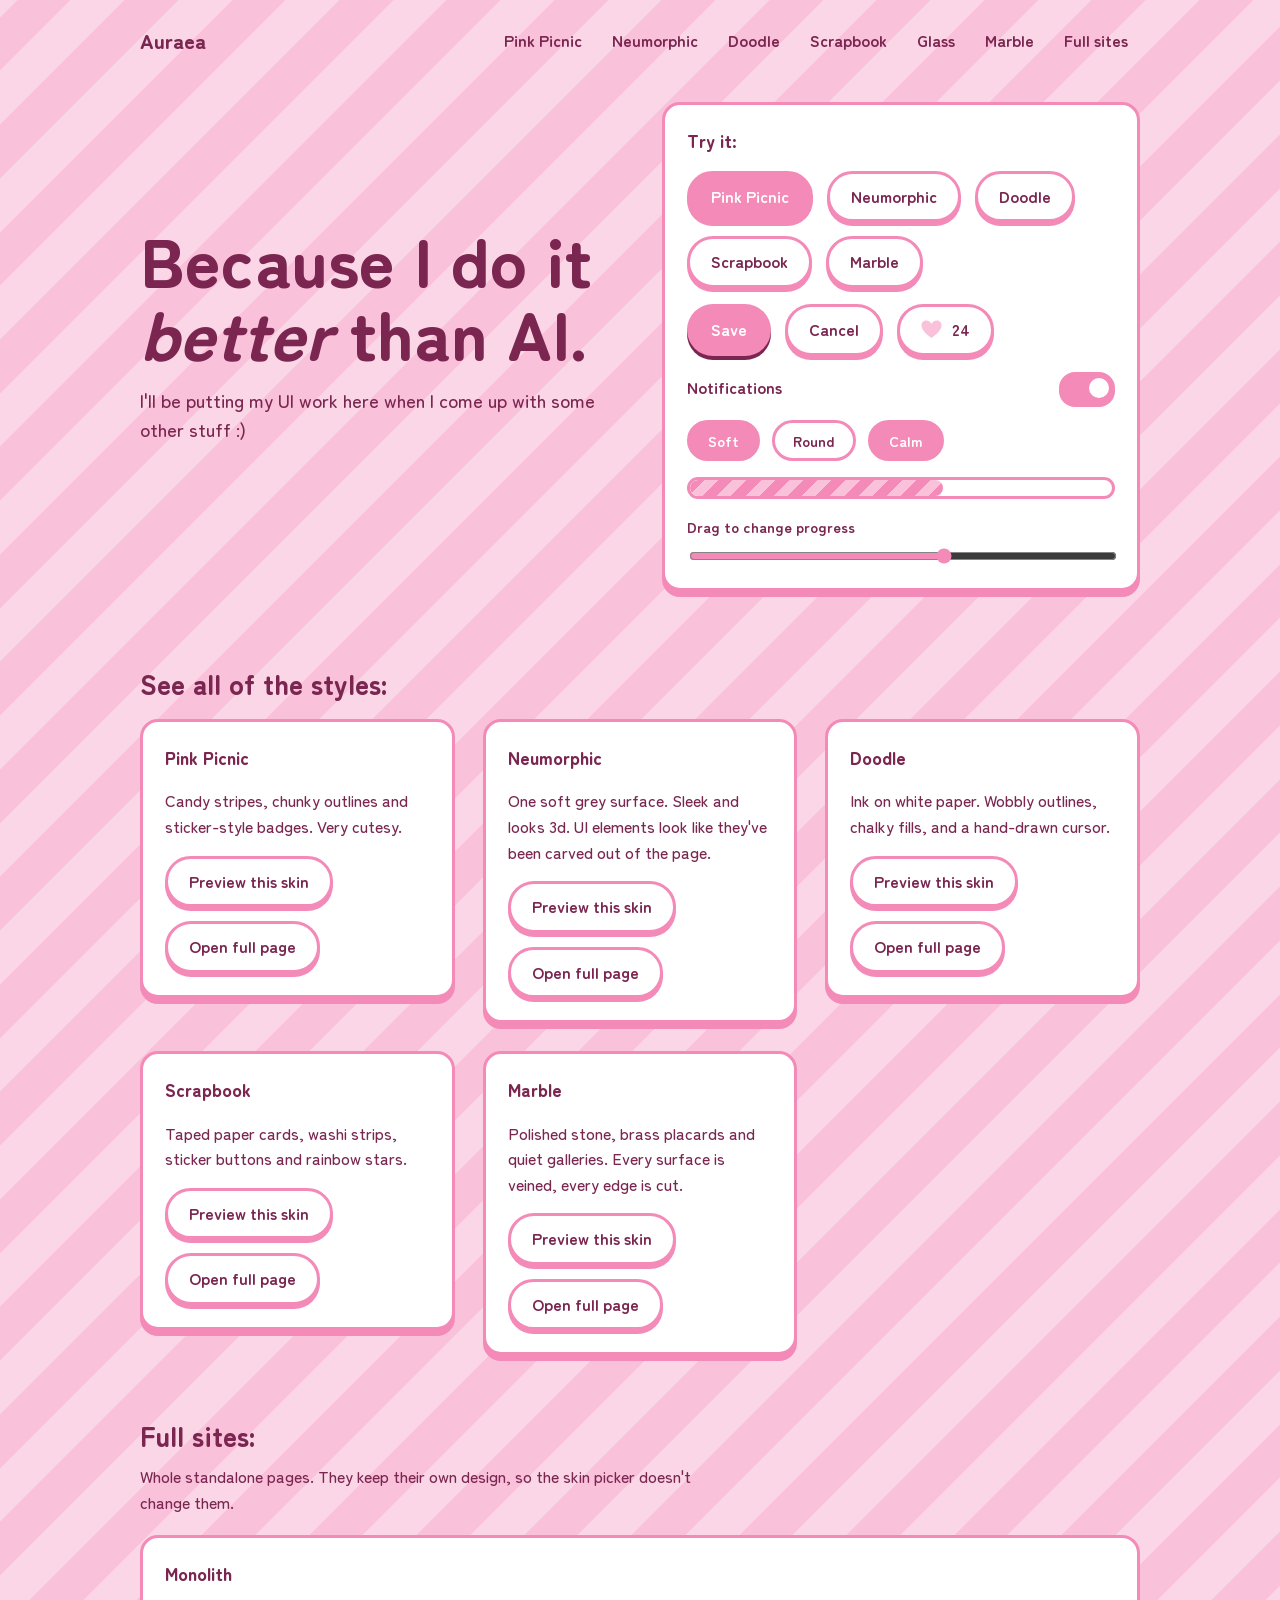
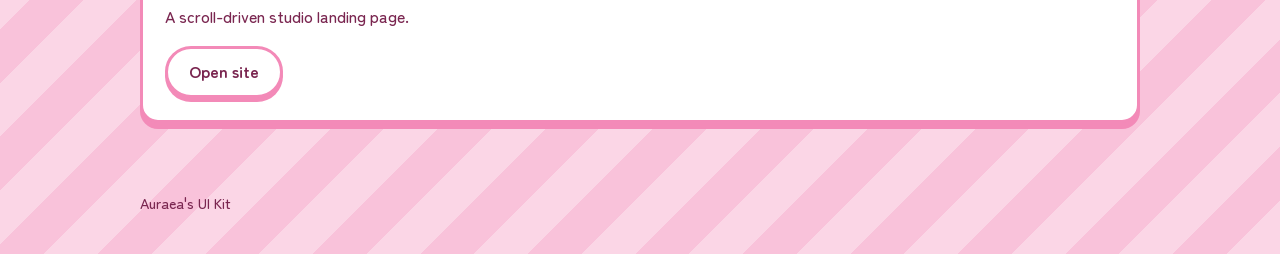
<file: index.html>
<!DOCTYPE html>
<html lang="en" data-skin="pico">
<head>
<meta charset="utf-8">
<meta name="viewport" content="width=device-width, initial-scale=1, viewport-fit=cover">
<title>UI Kits</title>
<link href="https://fonts.googleapis.com/css2?family=Zen+Maru+Gothic:wght@500;700;900&family=Sniglet:wght@800&family=Patrick+Hand&family=Shrikhand&family=Caveat:wght@600;700&family=Nunito:wght@600;800;900&family=Cormorant+Garamond:ital,wght@0,400;0,500;0,700;1,500&display=swap" rel="stylesheet">
<style>
:root{--heart:url("data:image/svg+xml,%3Csvg xmlns='http://www.w3.org/2000/svg' viewBox='0 0 44 40'%3E%3Cpath d='M22 38C6 26 1 18 1 11 1 5 6 1 11 1c5 0 9 3 11 7 2-4 6-7 11-7 5 0 10 4 10 10 0 7-5 15-21 27z'/%3E%3C/svg%3E");
 box-sizing:border-box;padding-top:env(safe-area-inset-top,0px);padding-bottom:env(safe-area-inset-bottom,0px)}
html[data-skin=neu]{--n:#e4e8ef;--sd:#b9bec9;--sl:#fff;--ink:#4b5568;--ac:#7c8cff;--dp:#5163e6;--bg:var(--n)}
html[data-skin=pico]{--pink:#f38ab8;--lt:#f9c2da;--pbg:#fbd6e6;--cream:#fdeedd;--ink:#7a2650;--card:#fff;--dp:var(--ink);
 --bg:repeating-linear-gradient(-45deg,var(--pbg) 0 38px,var(--lt) 38px 76px) var(--pbg)}
@media (prefers-color-scheme:dark){
 html[data-skin=neu]:not([data-theme=light]){--n:#2a2f3a;--sd:#1c2029;--sl:#383f4d;--ink:#cdd4e6;--ac:#8f9cff;--dp:#6f7ff0}
 html[data-skin=pico]:not([data-theme=light]){--pink:#d0629a;--lt:#8e3d68;--pbg:#4a1c39;--cream:#f6e2d0;--ink:#ffd3e6;--card:#2b1022}}
html[data-theme=dark][data-skin=neu]{--n:#2a2f3a;--sd:#1c2029;--sl:#383f4d;--ink:#cdd4e6;--ac:#8f9cff;--dp:#6f7ff0}
html[data-theme=dark][data-skin=pico]{--pink:#d0629a;--lt:#8e3d68;--pbg:#4a1c39;--cream:#f6e2d0;--ink:#ffd3e6;--card:#2b1022}

*{box-sizing:border-box}
html{scroll-padding-top:env(safe-area-inset-top,0px);scroll-behavior:smooth}
body{margin:0;min-height:100vh;background:var(--bg);color:var(--ink);font:500 1rem/1.6 "Zen Maru Gothic","Hiragino Maru Gothic ProN",system-ui,sans-serif}
:focus-visible{outline:3px solid var(--dp);outline-offset:4px}
@media (prefers-reduced-motion:reduce){html{scroll-behavior:auto}*{transition:none!important;animation:none!important}}
.wrap{max-width:1040px;margin:0 auto;padding:0 20px 40px}
.top{display:flex;flex-wrap:wrap;justify-content:space-between;align-items:center;gap:8px 20px;padding:22px 0}
.brand{display:flex;align-items:center;gap:10px;font-weight:900;font-size:1.3rem;color:inherit;text-decoration:none}
.brand .ic{color:var(--pink,var(--ac))}
.top nav{display:flex;gap:6px}
.top nav a{color:inherit;font-weight:700;text-decoration:none;padding:6px 12px;border-radius:99px}
.top nav a:hover{text-decoration:underline;text-underline-offset:5px}
h1{margin:0 0 18px;font-weight:900;font-size:clamp(2.4rem,6.5vw,4.3rem);line-height:1.06;max-width:13ch}
h2{margin:0 0 20px;font-weight:900;font-size:1.7rem;line-height:1.2}
h3{margin:0;font-weight:900;font-size:1.1rem}
p{margin:0}
.lede{font-size:1.15rem;max-width:32em;margin-bottom:26px}
.hero{display:grid;grid-template-columns:repeat(auto-fit,minmax(min(340px,100%),1fr));gap:44px;align-items:center;padding:20px 0 56px}
section.blk{padding:20px 0 44px}
.cols{display:grid;grid-template-columns:repeat(auto-fit,minmax(min(300px,100%),1fr));gap:28px;align-items:start}
.row{display:flex;flex-wrap:wrap;gap:14px;align-items:center}
.panel{padding:22px;display:grid;gap:16px;align-content:start}
.sub{margin:-8px 0 20px;max-width:36em}

.ic{display:inline-block;width:1.3em;aspect-ratio:44/40;background:currentColor;-webkit-mask:var(--heart) center/contain no-repeat;mask:var(--heart) center/contain no-repeat}
.btn{font:inherit;font-weight:700;color:inherit;border:0;padding:13px 24px;cursor:pointer;text-decoration:none;display:inline-block;text-align:center;transition:box-shadow .15s,transform .1s,color .15s}
.like{display:inline-flex;align-items:center;gap:10px}
.like .ic{transition:transform .2s cubic-bezier(.3,1.6,.5,1)}
.like[aria-pressed=true] .ic{transform:scale(1.2)}
.sw{display:flex;justify-content:space-between;align-items:center;gap:12px;font-weight:700;cursor:pointer}
.sw input{appearance:none;-webkit-appearance:none;margin:0;width:56px;height:30px;border-radius:99px;position:relative;cursor:pointer}
.sw input::after{content:"";position:absolute;border-radius:50%;transition:transform .2s cubic-bezier(.3,1.4,.5,1),background .2s}
.chips{display:flex;flex-wrap:wrap;gap:12px}
.chip{position:relative}
.chip input{position:absolute;opacity:0;inset:0;margin:0;cursor:pointer}
.chip span,.pill{display:block;padding:6px 18px;border-radius:99px;font-weight:700;font-size:.9rem}
.chip input:focus-visible+span{outline:3px solid var(--dp);outline-offset:4px}
.pills{display:flex;flex-wrap:wrap;gap:14px;list-style:none;margin:0;padding:6px}
.bar{height:22px;border-radius:99px;overflow:hidden}
.bar i{display:block;height:100%;width:var(--v,60%);border-radius:99px;transition:width .25s}
.field{display:grid;gap:8px;font-weight:700;font-size:.9rem}
input[type=range]{width:100%;accent-color:var(--pink,var(--dp))}
pre{margin:0;padding:14px 16px;overflow-x:auto;font:500 .85rem/1.6 ui-monospace,SFMono-Regular,Menlo,monospace;border-radius:14px}
footer{padding-top:24px;font-size:.9rem}

html[data-skin=neu] .panel{background:var(--n);border-radius:24px;box-shadow:6px 6px 14px var(--sd),-6px -6px 14px var(--sl)}
html[data-skin=neu] .btn{background:var(--n);border-radius:16px;box-shadow:6px 6px 14px var(--sd),-6px -6px 14px var(--sl)}
html[data-skin=neu] .btn:active,html[data-skin=neu] .btn[aria-checked=true],html[data-skin=neu] .btn[aria-pressed=true]{box-shadow:inset 5px 5px 10px var(--sd),inset -5px -5px 10px var(--sl)}
html[data-skin=neu] .btn[aria-checked=true],html[data-skin=neu] .btn[aria-pressed=true]{color:var(--dp)}
html[data-skin=neu] .btn.main{background:var(--dp);color:#fff}
html[data-skin=neu] .like .ic{opacity:.4}
html[data-skin=neu] .like[aria-pressed=true] .ic{opacity:1}
html[data-skin=neu] .sw input{background:var(--n);box-shadow:inset 3px 3px 6px var(--sd),inset -3px -3px 6px var(--sl)}
html[data-skin=neu] .sw input::after{top:4px;left:4px;width:22px;height:22px;background:var(--n);box-shadow:2px 2px 4px var(--sd),-2px -2px 4px var(--sl)}
html[data-skin=neu] .sw input:checked::after{transform:translateX(26px);background:var(--ac)}
html[data-skin=neu] .chip span,html[data-skin=neu] .pill{background:var(--n);box-shadow:3px 3px 7px var(--sd),-3px -3px 7px var(--sl)}
html[data-skin=neu] .chip input:checked+span{box-shadow:inset 3px 3px 6px var(--sd),inset -3px -3px 6px var(--sl);color:var(--dp)}
html[data-skin=neu] .bar{height:18px;padding:3px;background:var(--n);box-shadow:inset 4px 4px 8px var(--sd),inset -4px -4px 8px var(--sl)}
html[data-skin=neu] .bar i{background:var(--ac)}
html[data-skin=neu] pre{box-shadow:inset 3px 3px 6px var(--sd),inset -3px -3px 6px var(--sl)}

html[data-skin=pico] .panel{background:var(--card);border:3px solid var(--pink);border-radius:18px;box-shadow:0 6px 0 var(--pink)}
html[data-skin=pico] .btn{background:var(--pink);color:#fff;border-radius:999px;box-shadow:0 4px 0 var(--ink)}
html[data-skin=pico] .btn.alt{background:var(--card);color:var(--ink);border:3px solid var(--pink);box-shadow:0 4px 0 var(--pink);padding:10px 21px}
html[data-skin=pico] .btn.alt[aria-checked=true]{background:var(--pink);color:#fff}
html[data-skin=pico] .btn:active{transform:translateY(3px);box-shadow:0 1px 0 var(--ink)}
html[data-skin=pico] .btn.alt:active{box-shadow:0 1px 0 var(--pink)}
html[data-skin=pico] .like .ic{color:var(--lt)}
html[data-skin=pico] .like[aria-pressed=true] .ic{color:var(--pink)}
html[data-skin=pico] .sw input{height:32px;border:3px solid var(--pink);background:var(--card);box-shadow:0 3px 0 var(--pink)}
html[data-skin=pico] .sw input::after{top:3px;left:3px;width:20px;height:20px;background:var(--pink)}
html[data-skin=pico] .sw input:checked{background:var(--pink)}
html[data-skin=pico] .sw input:checked::after{transform:translateX(24px);background:#fff}
html[data-skin=pico] .chip span,html[data-skin=pico] .pill{border:3px solid var(--pink);background:var(--card)}
html[data-skin=pico] .chip input:checked+span{background:var(--pink);color:#fff}
html[data-skin=pico] .bar{border:3px solid var(--pink);background:var(--card)}
html[data-skin=pico] .bar i{background:repeating-linear-gradient(-45deg,var(--pink) 0 10px,var(--lt) 10px 20px)}
html[data-skin=pico] pre{background:var(--pbg);border:3px dashed var(--pink)}

html[data-skin=doodle]{--ink:#835b54;--dp:#6a4640;--paper:#fffdfa;--chalk:#f7f1ec;--wash:#f4eae6;--ac:#835b54;--bg:var(--paper);--wob:26px 20px 28px 22px/22px 28px 20px 26px;
 --cursor:url("data:image/svg+xml,%3Csvg xmlns='http://www.w3.org/2000/svg' width='32' height='32' viewBox='0 0 32 32'%3E%3Cpath d='M5 3v21l6-5.5 4.5 9.5 4.5-2-4.5-9.5 8-.5z' fill='white' stroke='%23835b54' stroke-width='2.4' stroke-linejoin='round'/%3E%3C/svg%3E") 5 3,pointer}
@media (prefers-color-scheme:dark){html[data-skin=doodle]:not([data-theme=light]){--ink:#d3ada4;--dp:#f0d2c9;--paper:#241c1b;--chalk:#241c1b;--wash:#33282a}}
html[data-theme=dark][data-skin=doodle]{--ink:#d3ada4;--dp:#f0d2c9;--paper:#241c1b;--chalk:#241c1b;--wash:#33282a}
html[data-skin=doodle] body{font:400 1.15rem/1.5 "Patrick Hand","Comic Sans MS",system-ui,sans-serif}
html[data-skin=doodle] :is(h1,h2,h3,.brand){font-family:Sniglet,"Zen Maru Gothic",system-ui,sans-serif;font-weight:800}
html[data-skin=doodle] :is(.btn,.sw,.field,.chip span,.pill,.top nav a){font-weight:400}
html[data-skin=doodle] :is(a,button,label,input[type=range]){cursor:var(--cursor)}
html[data-skin=doodle] :is(.panel,.btn,.chip span,.pill,.bar){position:relative;isolation:isolate}
html[data-skin=doodle] :is(.panel,.btn,.chip span,.pill,.bar)::before{content:"";position:absolute;inset:0;z-index:-1;border-radius:var(--wob);background:var(--fill,var(--paper));box-shadow:inset 0 0 0 3px var(--ink);filter:url(#rough);pointer-events:none;transition:transform .1s}
html[data-skin=doodle] .btn{--fill:var(--ink);color:var(--chalk);background:none;font-size:1.15rem;letter-spacing:.09em;text-transform:uppercase}
html[data-skin=doodle] .btn.alt{--fill:var(--paper);color:var(--ink);letter-spacing:.02em;text-transform:none;padding:13px 24px}
html[data-skin=doodle] .btn.alt[aria-checked=true]{--fill:var(--ink);color:var(--chalk)}
html[data-skin=doodle] .btn:hover::before{transform:rotate(-.8deg) scale(1.02)}
html[data-skin=doodle] .btn:active{transform:translateY(2px)}
html[data-skin=doodle] .btn:active::before{transform:scale(.98)}
html[data-skin=doodle] .like .ic{opacity:.35}
html[data-skin=doodle] .like[aria-pressed=true] .ic{opacity:1}
html[data-skin=doodle] .sw input{width:60px;height:32px;border:3px solid var(--ink);border-radius:var(--wob);background:var(--paper)}
html[data-skin=doodle] .sw input::after{top:3px;left:3px;width:20px;height:20px;background:var(--ink)}
html[data-skin=doodle] .sw input:checked{background:var(--ink)}
html[data-skin=doodle] .sw input:checked::after{transform:translateX(28px);background:var(--chalk)}
html[data-skin=doodle] .chip span,html[data-skin=doodle] .pill{padding:5px 18px}
html[data-skin=doodle] .chip input:checked+span{--fill:var(--ink);color:var(--chalk)}
html[data-skin=doodle] .bar{height:26px;padding:5px;overflow:visible}
html[data-skin=doodle] .bar i{background:var(--ink);border-radius:var(--wob);filter:url(#rough)}
html[data-skin=doodle] pre{background:var(--wash);border:3px solid var(--ink);border-radius:var(--wob)}

html[data-skin=scrapbook]{--desk:#f3e0c2;--paper:#fffdf6;--paper-2:#fff6e3;--ink:#4a3b32;--ink-soft:#857065;--red:#ff5d6c;--red-deep:#c92f45;--yellow:#ffcf40;--yellow-soft:#ffec9e;--blue:#43b0ff;--blue-soft:#cdeaff;--mint:#2fc795;--mint-soft:#c7f0dd;--pink:#ff8fbf;--pink-soft:#ffd2e5;--tape:repeating-linear-gradient(-45deg,var(--pink) 0 9px,#ffb9d8 9px 18px);--dp:var(--red-deep);--bg:var(--desk)}
@media (prefers-color-scheme:dark){
 html[data-skin=scrapbook]:not([data-theme=light]){--desk:#2b241e;--paper:#352b23;--paper-2:#3e3227;--ink:#ffe9cf;--ink-soft:#c9ae97}
}
html[data-theme=dark][data-skin=scrapbook]{--desk:#2b241e;--paper:#352b23;--paper-2:#3e3227;--ink:#ffe9cf;--ink-soft:#c9ae97}
html[data-skin=scrapbook] body{font-family:Nunito,"Hiragino Maru Gothic ProN",system-ui,sans-serif;font-weight:600;background-color:var(--desk);background-image:radial-gradient(rgba(74,59,50,.16) 1.6px,transparent 1.7px),radial-gradient(rgba(255,255,255,.5) 1.2px,transparent 1.3px),linear-gradient(180deg,rgba(255,255,255,.25),rgba(0,0,0,.06));background-size:26px 26px,26px 26px,100% 100%;background-position:0 0,13px 13px,0 0}
html[data-skin=scrapbook] :is(h1,h2,h3,.brand){font-family:Shrikhand,Nunito,system-ui,sans-serif;font-weight:400;letter-spacing:.01em}
html[data-skin=scrapbook] h2::before{content:"★";color:var(--red);margin-right:.4em;font-size:.85em;vertical-align:.1em}
html[data-skin=scrapbook] .lede{font-family:Caveat,cursive;font-size:1.5rem;line-height:1.35}
html[data-skin=scrapbook] .panel{position:relative;background:var(--paper);border:2.5px solid var(--ink);border-radius:16px 18px 16px 20px;box-shadow:6px 6px 0 var(--ink);margin-top:12px}
html[data-skin=scrapbook] .panel::before{content:"";position:absolute;top:-15px;left:50%;width:118px;height:30px;transform:translateX(-50%) rotate(-3deg);background:var(--tape);opacity:.92;border-left:2px dashed rgba(255,255,255,.7);border-right:2px dashed rgba(255,255,255,.7);box-shadow:0 2px 4px rgba(74,59,50,.25);pointer-events:none;border-radius:2px}
html[data-skin=scrapbook] .cols>.panel:nth-child(3n)::before{--tape:repeating-linear-gradient(-45deg,var(--mint) 0 9px,#9fe8cc 9px 18px);transform:translateX(-50%) rotate(4deg)}
html[data-skin=scrapbook] .cols>.panel:nth-child(3n+1)::before{--tape:repeating-linear-gradient(-45deg,var(--yellow) 0 9px,#ffe58a 9px 18px);transform:translateX(-50%) rotate(-5deg)}
html[data-skin=scrapbook] .cols>.panel:nth-child(4n)::before{--tape:repeating-linear-gradient(-45deg,var(--blue) 0 9px,#a9d9ff 9px 18px);transform:translateX(-50%) rotate(2deg)}
html[data-skin=scrapbook] .cols>.panel:nth-child(odd){transform:rotate(-.5deg)}
html[data-skin=scrapbook] .cols>.panel:nth-child(even){transform:rotate(.6deg)}
html[data-skin=scrapbook] .btn{background:var(--yellow);color:#4a3b32;border:2.5px solid var(--ink);border-radius:13px;box-shadow:3px 3px 0 var(--ink);transform:rotate(-.8deg)}
html[data-skin=scrapbook] .btn.alt{background:var(--paper);color:var(--ink);border:2.5px solid var(--ink);box-shadow:3px 3px 0 var(--ink);transform:rotate(.7deg);padding:13px 24px}
html[data-skin=scrapbook] .btn.main{background:var(--yellow)}
html[data-skin=scrapbook] .btn:hover{transform:rotate(0deg) translateY(-1px);box-shadow:4px 5px 0 var(--ink)}
html[data-skin=scrapbook] .btn:active{transform:translateY(3px) rotate(0deg);box-shadow:0 0 0 var(--ink)}
html[data-skin=scrapbook] .btn.alt[aria-checked=true]{background:var(--ink);color:var(--paper)}
html[data-skin=scrapbook] .like{background:#fff}
html[data-skin=scrapbook] .like .ic{color:#d8c9bd;opacity:1}
html[data-skin=scrapbook] .like[aria-pressed=true]{background:var(--pink-soft)}
html[data-skin=scrapbook] .like[aria-pressed=true] .ic{color:var(--red-deep);transform:scale(1.2) rotate(-8deg)}
html[data-skin=scrapbook] .sw{background:var(--paper-2);border:2px dashed var(--ink);border-radius:12px;padding:10px 12px;transform:rotate(-.4deg)}
html[data-skin=scrapbook] .sw input{width:60px;height:32px;border-radius:99px;border:2.5px solid var(--ink);background:#fff;box-shadow:2px 2px 0 var(--ink)}
html[data-skin=scrapbook] .sw input::after{content:"★";display:grid;place-items:center;font-size:.8rem;color:#fff;top:2px;left:2px;width:23px;height:23px;border-radius:50%;background:var(--red);border:2px solid var(--ink);transition:transform .22s cubic-bezier(.3,1.5,.5,1),background .2s}
html[data-skin=scrapbook] .sw input:checked{background:var(--mint-soft)}
html[data-skin=scrapbook] .sw input:checked::after{transform:translateX(27px);background:var(--mint)}
html[data-skin=scrapbook] .chip span{background:#fff;border:2.5px solid var(--ink);box-shadow:2px 2px 0 var(--ink)}
html[data-skin=scrapbook] .chip:nth-child(4n+1) input:checked+span{background:var(--pink-soft)}
html[data-skin=scrapbook] .chip:nth-child(4n+2) input:checked+span{background:var(--yellow-soft)}
html[data-skin=scrapbook] .chip:nth-child(4n+3) input:checked+span{background:var(--mint-soft)}
html[data-skin=scrapbook] .chip:nth-child(4n+4) input:checked+span{background:var(--blue-soft)}
html[data-skin=scrapbook] .bar{height:26px;border:2.5px solid var(--ink);background:#fff;padding:3px;box-shadow:3px 3px 0 var(--ink)}
html[data-skin=scrapbook] .bar i{position:relative;border:2px solid var(--ink);background:repeating-linear-gradient(-55deg,rgba(255,255,255,.55) 0 10px,rgba(255,255,255,0) 10px 20px),linear-gradient(90deg,var(--pink),var(--yellow) 35%,var(--mint) 70%,var(--blue))}
html[data-skin=scrapbook] .bar i::after{content:"★";position:absolute;right:4px;top:50%;transform:translateY(-52%);font-size:.8rem;color:#fff;text-shadow:1px 1px 0 var(--ink)}
html[data-skin=scrapbook] input[type=range]{accent-color:var(--red-deep)}
html[data-skin=scrapbook] pre{background:var(--paper-2);border:2.5px dashed var(--ink);box-shadow:none}

html[data-skin=glass]{--ink:#eaedf3;--dp:#e6a1ab;--ac:#c77b87;--pink:#c77b87;--tint:rgba(7,9,14,.42);--hi:rgba(255,255,255,.16);--shade:rgba(0,0,0,.32);--rim:rgba(255,255,255,.22);--rimd:rgba(0,0,0,.4);--edge:.38;--bg:radial-gradient(120% 70% at 15% 0%,#6b3a52 0,transparent 60%),radial-gradient(90% 60% at 100% 35%,#2d3358 0,transparent 65%),radial-gradient(80% 50% at 40% 100%,#7a3f4a 0,transparent 60%),linear-gradient(115deg,#1b1020,#2a1630 45%,#16131f)}
html[data-theme=light][data-skin=glass]{--ink:#f0e7dc;--tint:rgba(243,237,225,.14);--hi:rgba(255,255,255,.22);--shade:transparent;--rim:rgba(255,255,255,.35);--rimd:transparent;--edge:.32}
@media (prefers-color-scheme:light){html[data-skin=glass]:not([data-theme=dark]){--ink:#f0e7dc;--tint:rgba(243,237,225,.14);--hi:rgba(255,255,255,.22);--shade:transparent;--rim:rgba(255,255,255,.35);--rimd:transparent;--edge:.32}}
html[data-skin=glass] body{font-family:Didot,"Bodoni 72","Playfair Display",Georgia,serif;font-weight:400;letter-spacing:.025em;background:var(--bg) fixed,#16131f}
html[data-skin=glass] :is(h1,h2,h3,.brand){font-weight:700}
html[data-skin=glass] :is(.panel,.btn,.chip span,.pill,.bar,pre){border:0;border-radius:6px;background:linear-gradient(to bottom,var(--hi),transparent 10px),linear-gradient(to top,var(--shade),transparent 14px),linear-gradient(to right,rgb(199 123 135/var(--edge)),transparent 52px),var(--tint);box-shadow:inset 0 0 0 1.3px var(--rimd),inset 0 0 0 2.3px var(--rim),0 8px 24px -10px rgba(0,0,0,.6);text-shadow:0 .5px 2.5px rgba(0,0,0,.55)}
html[data-skin=glass] .btn{font-weight:700}
html[data-skin=glass] .btn:not(.alt):not(.like){background:linear-gradient(to bottom,var(--hi),transparent 10px),linear-gradient(to right,rgb(199 123 135/.75),rgb(199 123 135/.25) 70%),var(--tint)}
html[data-skin=glass] .btn:hover{filter:brightness(1.15)}html[data-skin=glass] .btn:active{transform:translateY(1px);filter:brightness(.92)}
html[data-skin=glass] .btn.alt[aria-checked=true]{background:linear-gradient(to bottom,var(--hi),transparent 10px),linear-gradient(90deg,rgb(199 123 135/.7),rgb(199 123 135/.3)),var(--tint)}
html[data-skin=glass] .like .ic{opacity:.35}html[data-skin=glass] .like[aria-pressed=true] .ic{opacity:1;color:var(--ac)}
html[data-skin=glass] .sw input{width:54px;height:28px;border-radius:99px;background:linear-gradient(to bottom,var(--hi),transparent 10px),var(--tint);box-shadow:inset 0 0 0 1.3px var(--rimd),inset 0 0 0 2.3px var(--rim)}
html[data-skin=glass] .sw input::after{top:4px;left:4px;width:20px;height:20px;background:#8b8c9e;box-shadow:inset 0 1px 0 rgba(255,255,255,.4),0 1px 3px rgba(0,0,0,.6)}
html[data-skin=glass] .sw input:checked::after{transform:translateX(26px);background:var(--ac)}
html[data-skin=glass] .chip input:checked+span{background:linear-gradient(to bottom,var(--hi),transparent 10px),linear-gradient(90deg,rgb(199 123 135/.7),rgb(199 123 135/.3)),var(--tint)}
html[data-skin=glass] .bar{height:22px;padding:4px}
html[data-skin=glass] .bar i{background:linear-gradient(to bottom,rgba(255,255,255,.35),transparent 50%),linear-gradient(90deg,#8b4a5a,var(--ac));box-shadow:0 0 10px rgb(199 123 135/.5)}
html[data-skin=glass] pre{background:linear-gradient(to bottom,var(--hi),transparent 10px),var(--tint)}
html[data-skin=marble]{--stone:#e9e7e2;--slab:#f6f5f1;--ink:#2a2826;--soft:#6d6a64;--brass:#a8843f;--brass-hi:#d9bb73;--brass-lo:#7a5c26;
 --hi:rgba(255,255,255,.9);--lo:rgba(60,52,44,.16);--line:rgba(70,62,54,.22);--cast:rgba(46,38,30,.38);--groove:rgba(60,52,44,.16);--plate-ink:#2b2011;
 --dp:var(--brass);--bg:var(--stone);--vein-page:url("data:image/svg+xml,%3Csvg%20xmlns=%27http://www.w3.org/2000/svg%27%20width=%271200%27%20height=%271200%27%3E%3Cfilter%20id=%27f%27%20x=%270%27%20y=%270%27%20width=%27100%25%27%20height=%27100%25%27%3E%3CfeTurbulence%20type=%27fractalNoise%27%20baseFrequency=%27.0022%20.0042%27%20numOctaves=%276%27%20seed=%2711%27%20stitchTiles=%27stitch%27/%3E%3CfeColorMatrix%20type=%27matrix%27%20values=%270%200%200%200%200.4%200%200%200%200%200.42%200%200%200%200%200.46%201%200%200%200%200%27/%3E%3CfeComponentTransfer%3E%3CfeFuncA%20type=%27table%27%20tableValues=%270%200%200%200%200%200%200%200%200%200.25%200.55%200.25%200%200%200%200%200%200%200%200%200%27/%3E%3C/feComponentTransfer%3E%3C/filter%3E%3Crect%20width=%271200%27%20height=%271200%27%20filter=%27url%28%23f%29%27/%3E%3C/svg%3E");--vein-fine:url("data:image/svg+xml,%3Csvg%20xmlns=%27http://www.w3.org/2000/svg%27%20width=%27800%27%20height=%27800%27%3E%3Cfilter%20id=%27f%27%20x=%270%27%20y=%270%27%20width=%27100%25%27%20height=%27100%25%27%3E%3CfeTurbulence%20type=%27fractalNoise%27%20baseFrequency=%27.0035%20.0065%27%20numOctaves=%276%27%20seed=%2723%27%20stitchTiles=%27stitch%27/%3E%3CfeColorMatrix%20type=%27matrix%27%20values=%270%200%200%200%200.5%200%200%200%200%200.5%200%200%200%200%200.52%201%200%200%200%200%27/%3E%3CfeComponentTransfer%3E%3CfeFuncA%20type=%27table%27%20tableValues=%270%200%200%200%200%200%200%200%200%200.14%200.3%200.14%200%200%200%200%200%200%200%200%200%27/%3E%3C/feComponentTransfer%3E%3C/filter%3E%3Crect%20width=%27800%27%20height=%27800%27%20filter=%27url%28%23f%29%27/%3E%3C/svg%3E");--wall:radial-gradient(90% 60% at 20% 0,#fff 0,transparent 70%),radial-gradient(80% 50% at 100% 100%,rgba(190,184,172,.55) 0,transparent 70%);--serif:"Cormorant Garamond","Cormorant",Garamond,"Hoefler Text","Iowan Old Style",Georgia,serif;--r:2px;--rb:8px}
@media (prefers-color-scheme:dark){html[data-skin=marble]:not([data-theme=light]){--stone:#141313;--slab:#1c1a19;--ink:#ece5d6;--soft:#a39b8b;--brass:#c9a45c;--brass-hi:#ecd18f;--brass-lo:#8a6a2c;
 --hi:rgba(255,240,205,.14);--lo:rgba(0,0,0,.6);--line:rgba(201,164,92,.38);--cast:rgba(0,0,0,.7);--groove:rgba(0,0,0,.55);--plate-ink:#241a0a;
 --vein-page:url("data:image/svg+xml,%3Csvg%20xmlns=%27http://www.w3.org/2000/svg%27%20width=%271200%27%20height=%271200%27%3E%3Cfilter%20id=%27f%27%20x=%270%27%20y=%270%27%20width=%27100%25%27%20height=%27100%25%27%3E%3CfeTurbulence%20type=%27fractalNoise%27%20baseFrequency=%27.0022%20.0042%27%20numOctaves=%276%27%20seed=%2711%27%20stitchTiles=%27stitch%27/%3E%3CfeColorMatrix%20type=%27matrix%27%20values=%270%200%200%200%200.86%200%200%200%200%200.68%200%200%200%200%200.36%201%200%200%200%200%27/%3E%3CfeComponentTransfer%3E%3CfeFuncA%20type=%27table%27%20tableValues=%270%200%200%200%200%200%200%200%200%200.23%200.5%200.23%200%200%200%200%200%200%200%200%200%27/%3E%3C/feComponentTransfer%3E%3C/filter%3E%3Crect%20width=%271200%27%20height=%271200%27%20filter=%27url%28%23f%29%27/%3E%3C/svg%3E");--vein-fine:url("data:image/svg+xml,%3Csvg%20xmlns=%27http://www.w3.org/2000/svg%27%20width=%27800%27%20height=%27800%27%3E%3Cfilter%20id=%27f%27%20x=%270%27%20y=%270%27%20width=%27100%25%27%20height=%27100%25%27%3E%3CfeTurbulence%20type=%27fractalNoise%27%20baseFrequency=%27.0035%20.0065%27%20numOctaves=%276%27%20seed=%2723%27%20stitchTiles=%27stitch%27/%3E%3CfeColorMatrix%20type=%27matrix%27%20values=%270%200%200%200%200.9%200%200%200%200%200.8%200%200%200%200%200.55%201%200%200%200%200%27/%3E%3CfeComponentTransfer%3E%3CfeFuncA%20type=%27table%27%20tableValues=%270%200%200%200%200%200%200%200%200%200.07%200.16%200.07%200%200%200%200%200%200%200%200%200%27/%3E%3C/feComponentTransfer%3E%3C/filter%3E%3Crect%20width=%27800%27%20height=%27800%27%20filter=%27url%28%23f%29%27/%3E%3C/svg%3E");--wall:radial-gradient(90% 60% at 20% 0,rgba(255,235,190,.1) 0,transparent 70%),radial-gradient(80% 50% at 100% 100%,rgba(0,0,0,.5) 0,transparent 70%);}}
html[data-theme=dark][data-skin=marble]{--stone:#141313;--slab:#1c1a19;--ink:#ece5d6;--soft:#a39b8b;--brass:#c9a45c;--brass-hi:#ecd18f;--brass-lo:#8a6a2c;
 --hi:rgba(255,240,205,.14);--lo:rgba(0,0,0,.6);--line:rgba(201,164,92,.38);--cast:rgba(0,0,0,.7);--groove:rgba(0,0,0,.55);--plate-ink:#241a0a;
 --vein-page:url("data:image/svg+xml,%3Csvg%20xmlns=%27http://www.w3.org/2000/svg%27%20width=%271200%27%20height=%271200%27%3E%3Cfilter%20id=%27f%27%20x=%270%27%20y=%270%27%20width=%27100%25%27%20height=%27100%25%27%3E%3CfeTurbulence%20type=%27fractalNoise%27%20baseFrequency=%27.0022%20.0042%27%20numOctaves=%276%27%20seed=%2711%27%20stitchTiles=%27stitch%27/%3E%3CfeColorMatrix%20type=%27matrix%27%20values=%270%200%200%200%200.86%200%200%200%200%200.68%200%200%200%200%200.36%201%200%200%200%200%27/%3E%3CfeComponentTransfer%3E%3CfeFuncA%20type=%27table%27%20tableValues=%270%200%200%200%200%200%200%200%200%200.23%200.5%200.23%200%200%200%200%200%200%200%200%200%27/%3E%3C/feComponentTransfer%3E%3C/filter%3E%3Crect%20width=%271200%27%20height=%271200%27%20filter=%27url%28%23f%29%27/%3E%3C/svg%3E");--vein-fine:url("data:image/svg+xml,%3Csvg%20xmlns=%27http://www.w3.org/2000/svg%27%20width=%27800%27%20height=%27800%27%3E%3Cfilter%20id=%27f%27%20x=%270%27%20y=%270%27%20width=%27100%25%27%20height=%27100%25%27%3E%3CfeTurbulence%20type=%27fractalNoise%27%20baseFrequency=%27.0035%20.0065%27%20numOctaves=%276%27%20seed=%2723%27%20stitchTiles=%27stitch%27/%3E%3CfeColorMatrix%20type=%27matrix%27%20values=%270%200%200%200%200.9%200%200%200%200%200.8%200%200%200%200%200.55%201%200%200%200%200%27/%3E%3CfeComponentTransfer%3E%3CfeFuncA%20type=%27table%27%20tableValues=%270%200%200%200%200%200%200%200%200%200.07%200.16%200.07%200%200%200%200%200%200%200%200%200%27/%3E%3C/feComponentTransfer%3E%3C/filter%3E%3Crect%20width=%27800%27%20height=%27800%27%20filter=%27url%28%23f%29%27/%3E%3C/svg%3E");--wall:radial-gradient(90% 60% at 20% 0,rgba(255,235,190,.1) 0,transparent 70%),radial-gradient(80% 50% at 100% 100%,rgba(0,0,0,.5) 0,transparent 70%);}
html[data-skin=marble] body{font:500 1.12rem/1.55 var(--serif);letter-spacing:.015em;background:var(--wall) fixed,var(--vein-page) fixed,var(--stone)}
html[data-skin=marble] :is(h1,h2,h3,.brand){font-family:var(--serif);font-weight:500;letter-spacing:.06em;text-transform:uppercase}
html[data-skin=marble] h1{font-size:clamp(2.6rem,7vw,4rem);line-height:1;font-weight:400;letter-spacing:.08em}
html[data-skin=marble] h2{font-size:.95rem;letter-spacing:.26em;font-weight:700;color:var(--soft)}
html[data-skin=marble] h3{font-size:.85rem;letter-spacing:.22em;text-transform:uppercase;color:var(--soft)}
html[data-skin=marble] .lede{font-style:italic;color:var(--soft);font-size:1.2rem}
html[data-skin=marble] .brand{letter-spacing:.18em}
html[data-skin=marble] :focus-visible{outline:2px solid var(--brass);outline-offset:3px}
html[data-skin=marble] .panel,html[data-skin=marble] pre{position:relative;border-radius:var(--r);
 background:var(--vein-fine),linear-gradient(155deg,var(--hi),transparent 38%),var(--slab);
 box-shadow:inset 0 1px 0 var(--hi),inset 0 -1px 0 var(--lo),0 0 0 1px var(--line),0 18px 32px -18px var(--cast),0 2px 4px -1px rgba(0,0,0,.12)}
html[data-skin=marble] .panel{text-shadow:0 1px 0 var(--hi)}
html[data-skin=marble] .panel::before{content:"";position:absolute;inset:6px;border:1px solid var(--line);border-radius:1px;pointer-events:none;opacity:.7}
html[data-skin=marble] .btn{font:inherit;font-weight:700;letter-spacing:.14em;text-transform:uppercase;font-size:.84rem;color:var(--ink);padding:13px 24px;cursor:pointer;border:0;border-radius:var(--rb);transition:transform .12s,filter .15s,box-shadow .15s}
html[data-skin=marble] .btn:not(.alt){color:var(--plate-ink);text-shadow:0 1px 0 rgba(255,236,190,.55);
 background:linear-gradient(to bottom,rgba(255,255,255,.4),transparent 45%,rgba(0,0,0,.14)),linear-gradient(100deg,var(--brass-lo),var(--brass) 30%,var(--brass-hi) 55%,var(--brass) 78%,var(--brass-lo));
 box-shadow:inset 0 1px 0 rgba(255,246,214,.7),inset 0 -1px 0 rgba(60,40,8,.5),0 0 0 1px var(--brass-lo),0 8px 14px -8px var(--cast)}
html[data-skin=marble] .btn.alt{background:linear-gradient(to bottom,var(--hi),transparent 60%),var(--slab);box-shadow:inset 0 1px 0 var(--hi),inset 0 -1px 0 var(--lo),0 0 0 1px var(--line),0 6px 10px -8px var(--cast)}
html[data-skin=marble] .btn.alt[aria-checked=true]{color:var(--plate-ink);text-shadow:0 1px 0 rgba(255,236,190,.5);background:linear-gradient(100deg,var(--brass-lo),var(--brass) 40%,var(--brass-hi) 60%,var(--brass));box-shadow:inset 0 1px 0 rgba(255,246,214,.6),0 0 0 1px var(--brass-lo)}
html[data-skin=marble] .btn:hover:not(:disabled){filter:brightness(1.06);transform:translateY(-1px)}
html[data-skin=marble] .btn:active:not(:disabled){transform:translateY(1px);filter:brightness(.94)}
html[data-skin=marble] .like .ic{opacity:.3}
html[data-skin=marble] .like[aria-pressed=true] .ic{opacity:1;color:var(--brass)}
html[data-skin=marble] .sw input{width:56px;height:28px;border-radius:99px;background:var(--stone);box-shadow:inset 0 2px 5px var(--groove),inset 0 -1px 0 var(--hi),0 0 0 1px var(--line)}
html[data-skin=marble] .sw input::after{top:3px;left:3px;width:22px;height:22px;background:radial-gradient(circle at 35% 30%,#fff,var(--slab) 55%,#cfcac0);box-shadow:0 1px 3px var(--cast),0 0 0 1px var(--line)}
html[data-skin=marble] .sw input:checked::after{transform:translateX(28px);background:radial-gradient(circle at 35% 30%,var(--brass-hi),var(--brass) 60%,var(--brass-lo))}
html[data-skin=marble] .chip span,html[data-skin=marble] .pill{background:var(--slab);box-shadow:inset 0 1px 0 var(--hi),0 0 0 1px var(--line);text-shadow:0 1px 0 var(--hi)}
html[data-skin=marble] .chip input:checked+span{color:var(--plate-ink);text-shadow:0 1px 0 rgba(255,236,190,.5);background:linear-gradient(100deg,var(--brass-lo),var(--brass) 40%,var(--brass-hi) 60%,var(--brass));box-shadow:inset 0 1px 0 rgba(255,246,214,.6),0 0 0 1px var(--brass-lo)}
html[data-skin=marble] .bar{height:20px;padding:4px;border-radius:99px;background:var(--stone);box-shadow:inset 0 2px 5px var(--groove),inset 0 -1px 0 var(--hi),0 0 0 1px var(--line)}
html[data-skin=marble] .bar i{background:linear-gradient(to bottom,rgba(255,255,255,.45),transparent 55%),linear-gradient(90deg,var(--brass-lo),var(--brass) 50%,var(--brass-hi));box-shadow:0 0 0 1px var(--brass-lo)}
html[data-skin=marble] .chip input:focus-visible+span{outline:2px solid var(--brass);outline-offset:3px}
html[data-skin=marble] input[type=range]{accent-color:var(--brass)}
html[data-skin=marble] pre{text-shadow:0 1px 0 var(--hi)}

</style>
</head>
<body>
<svg width="0" height="0" aria-hidden="true" style="position:absolute"><filter id="rough" x="-8%" y="-30%" width="116%" height="160%"><feTurbulence type="fractalNoise" baseFrequency=".03" numOctaves="2" seed="7" result="a"/><feDisplacementMap in="SourceGraphic" in2="a" scale="6" xChannelSelector="R" yChannelSelector="G" result="b"/><feTurbulence type="fractalNoise" baseFrequency=".7" numOctaves="2" seed="3" result="c"/><feDisplacementMap in="b" in2="c" scale="2.5" xChannelSelector="R" yChannelSelector="G"/></filter></svg>
<div class="wrap">
  <header class="top">
    <a class="brand" href="#">Auraea</a>
    <nav aria-label="Main"><a href="pink-picnic/">Pink Picnic</a><a href="neumorphic/">Neumorphic</a><a href="doodle/">Doodle</a><a href="scrapbook/">Scrapbook</a><a href="glass/">Glass</a><a href="marble/">Marble</a><a href="#sites">Full sites</a></nav>
  </header>

  <div class="hero">
    <div>
      <h1>Because I do it <em>better</em> than AI.</h1>
      <p class="lede">I'll be putting my UI work here when I come up with some other stuff :)</p>
      <div class="row">
      </div>
    </div>

    <div class="panel" aria-labelledby="try">
      <h3 id="try">Try it:</h3>
      <div class="row" id="pick" role="radiogroup" aria-label="Skin">
        <button class="btn alt" role="radio" aria-checked="true" data-skin="pico">Pink Picnic</button>
        <button class="btn alt" role="radio" aria-checked="false" data-skin="neu">Neumorphic</button>
        <button class="btn alt" role="radio" aria-checked="false" data-skin="doodle">Doodle</button>
        <button class="btn alt" role="radio" aria-checked="false" data-skin="scrapbook">Scrapbook</button>
        <button class="btn alt" role="radio" aria-checked="false" data-skin="marble">Marble</button>
        <!-- the glass button is removed, but its logic is not. This is intentional -->
      </div>
      <div class="row">
        <button class="btn main">Save</button>
        <button class="btn alt">Cancel</button>
        <button class="btn alt like" aria-pressed="false"><i class="ic"></i><span id="n">24</span></button>
      </div>
      <label class="sw">Notifications <input type="checkbox" checked></label>
      <div class="chips">
        <label class="chip"><input type="checkbox" checked><span>Soft</span></label>
        <label class="chip"><input type="checkbox"><span>Round</span></label>
        <label class="chip"><input type="checkbox" checked><span>Calm</span></label>
      </div>
      <div class="bar" id="bar" role="progressbar" aria-label="Progress" aria-valuemin="0" aria-valuemax="100" aria-valuenow="60"><i></i></div>
      <label class="field">Drag to change progress <input type="range" id="prog" min="0" max="100" value="60"></label>
    </div>
  </div>

  <section class="blk" id="skins">
    <h2>See all of the styles:</h2>
    <div class="cols">
      <div class="panel">
        <h3>Pink Picnic</h3>
        <p>Candy stripes, chunky outlines and sticker-style badges. Very cutesy.</p>
        <div class="row"><button class="btn alt" data-skin="pico">Preview this skin</button><a class="btn alt" href="pink-picnic/" style="text-decoration:none">Open full page</a></div>
      </div>
      <div class="panel">
        <h3>Neumorphic</h3>
        <p>One soft grey surface. Sleek and looks 3d. UI elements look like they've been carved out of the page.</p>
        <div class="row"><button class="btn alt" data-skin="neu">Preview this skin</button><a class="btn alt" href="neumorphic/" style="text-decoration:none">Open full page</a></div>
      </div>
      <div class="panel">
        <h3>Doodle</h3>
        <p>Ink on white paper. Wobbly outlines, chalky fills, and a hand-drawn cursor.</p>
        <div class="row"><button class="btn alt" data-skin="doodle">Preview this skin</button><a class="btn alt" href="doodle/" style="text-decoration:none">Open full page</a></div>
      </div>
      <div class="panel">
        <h3>Scrapbook</h3>
        <p>Taped paper cards, washi strips, sticker buttons and rainbow stars.</p>
        <div class="row"><button class="btn alt" data-skin="scrapbook">Preview this skin</button><a class="btn alt" href="scrapbook/" style="text-decoration:none">Open full page</a></div>
      </div>
      <div class="panel">
        <h3>Marble</h3>
        <p>Polished stone, brass placards and quiet galleries. Every surface is veined, every edge is cut.</p>
        <div class="row"><button class="btn alt" data-skin="marble">Preview this skin</button><a class="btn alt" href="marble/" style="text-decoration:none">Open full page</a></div>
      </div>
    </div>
  </section>

  <section class="blk" id="sites">
    <h2>Full sites:</h2>
    <p class="sub">Whole standalone pages. They keep their own design, so the skin picker doesn't change them.</p>
    <div class="cols">
      <div class="panel">
        <h3>Monolith</h3>
        <p>A scroll-driven studio landing page.</p>
        <div class="row"><a class="btn alt" href="full-sites/monolith/">Open site</a></div>
      </div>
    </div>
  </section>

  <footer>Auraea's UI Kit</footer>
</div>

<script>
const $=s=>document.querySelector(s),$$=s=>[...document.querySelectorAll(s)];
function skin(k){document.documentElement.dataset.skin=k;$$('#pick [role=radio]').forEach(b=>b.setAttribute('aria-checked',b.dataset.skin===k))}
$$('button[data-skin]').forEach(b=>b.onclick=()=>skin(b.dataset.skin));
$('.like').onclick=e=>{const b=e.currentTarget,on=b.getAttribute('aria-pressed')!=='true';b.setAttribute('aria-pressed',on);$('#n').textContent=+$('#n').textContent+(on?1:-1)};
$('#prog').oninput=e=>{$('#bar').style.setProperty('--v',e.target.value+'%');$('#bar').setAttribute('aria-valuenow',e.target.value)};
$('#bar').style.setProperty('--v','60%');
</script>
</body>
</html>
</file>
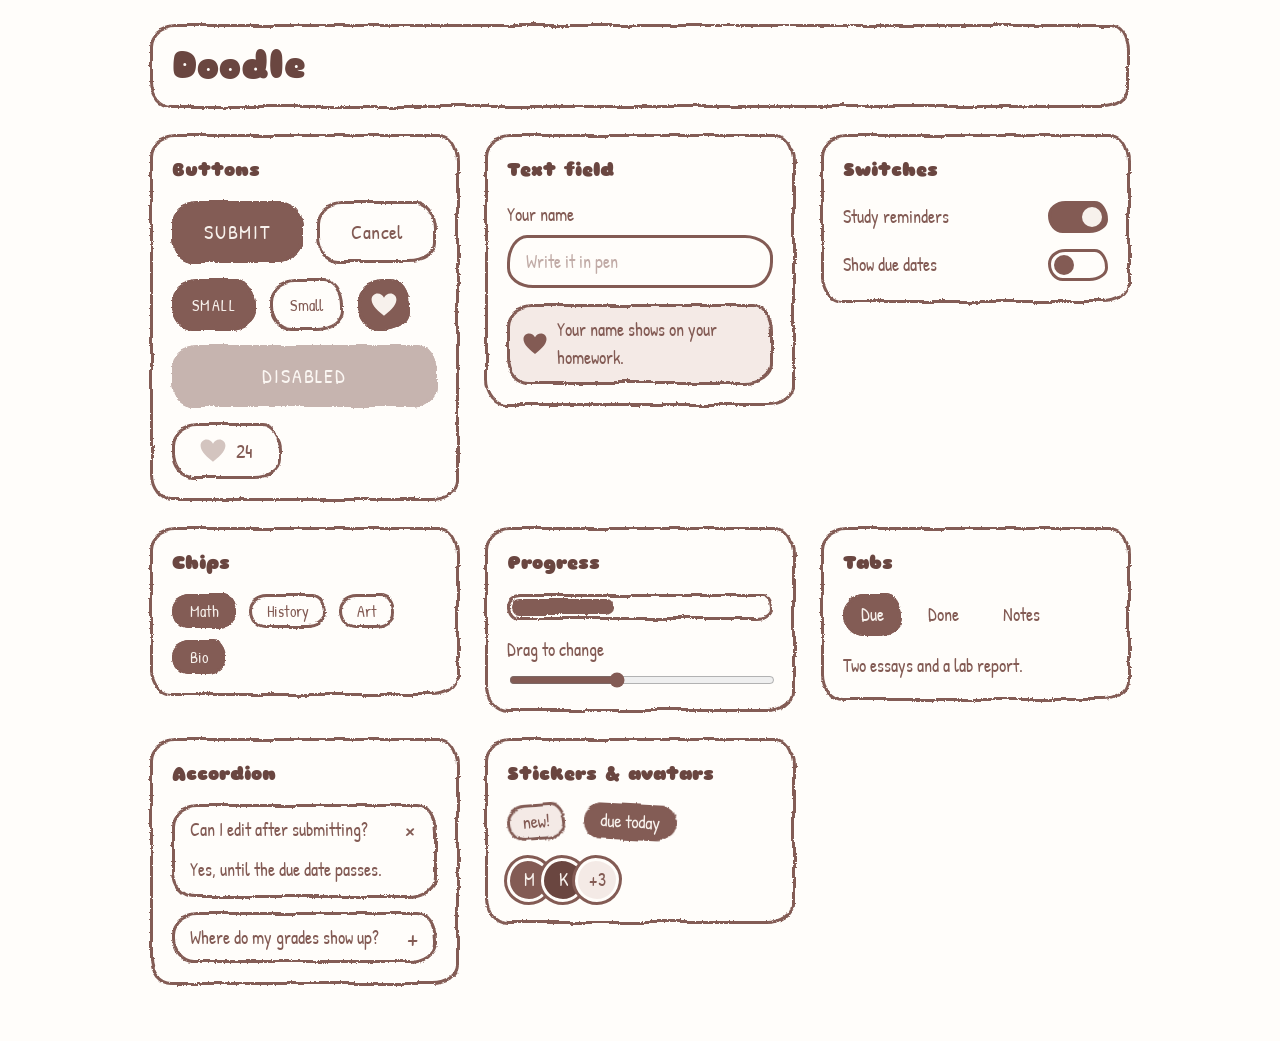
<file: doodle/index.html>
<!DOCTYPE html>
<html lang="en">
<head>
<meta charset="utf-8">
<meta name="viewport" content="width=device-width, initial-scale=1, viewport-fit=cover">
<title>Doodle UI Kit</title>
<link href="https://fonts.googleapis.com/css2?family=Sniglet:wght@800&family=Patrick+Hand&display=swap" rel="stylesheet">
<link rel="stylesheet" href="styles.css">
</head>
<body>
<svg width="0" height="0" aria-hidden="true" style="position:absolute"><filter id="rough" x="-8%" y="-30%" width="116%" height="160%"><feTurbulence type="fractalNoise" baseFrequency=".03" numOctaves="2" seed="7" result="a"/><feDisplacementMap in="SourceGraphic" in2="a" scale="6" xChannelSelector="R" yChannelSelector="G" result="b"/><feTurbulence type="fractalNoise" baseFrequency=".7" numOctaves="2" seed="3" result="c"/><feDisplacementMap in="b" in2="c" scale="2.5" xChannelSelector="R" yChannelSelector="G"/></filter></svg>
<main>
  <header class="panel">
    <div>
      <h1>Doodle</h1>
    </div>
  </header>

  <div class="grid">
    <section class="panel">
      <h2>Buttons</h2>
      <div class="row">
        <button class="btn">Submit</button>
        <button class="btn alt">Cancel</button>
      </div>
      <div class="row">
        <button class="btn sm">Small</button>
        <button class="btn sm alt">Small</button>
        <button class="btn icon" aria-label="Favorite"><i class="ic-heart"></i></button>
        <button class="btn" disabled>Disabled</button>
      </div>
      <div class="row">
        <button class="btn alt like" aria-pressed="false"><i class="ic-heart"></i><span class="count">24</span></button>
      </div>
    </section>

    <section class="panel">
      <h2>Text field</h2>
      <label class="field">Your name
        <input type="text" placeholder="Write it in pen">
      </label>
      <div class="note"><i class="ic-heart"></i>Your name shows on your homework.</div>
    </section>

    <section class="panel">
      <h2>Switches</h2>
      <label class="switch">Study reminders <input type="checkbox" checked></label>
      <label class="switch">Show due dates <input type="checkbox"></label>
    </section>

    <section class="panel">
      <h2>Chips</h2>
      <div class="chips">
        <label class="chip"><input type="checkbox" checked><span>Math</span></label>
        <label class="chip"><input type="checkbox"><span>History</span></label>
        <label class="chip"><input type="checkbox"><span>Art</span></label>
        <label class="chip"><input type="checkbox" checked><span>Bio</span></label>
      </div>
    </section>

    <section class="panel">
      <h2>Progress</h2>
      <div class="bar" role="progressbar" aria-label="Assignment progress" aria-valuemin="0" aria-valuemax="100" aria-valuenow="40" id="bar"><i></i></div>
      <label class="field">Drag to change
        <input type="range" id="prog" min="0" max="100" value="40">
      </label>
    </section>

    <section class="panel" id="tabs">
      <h2>Tabs</h2>
      <div class="tablist" role="tablist">
        <button class="tab" role="tab" aria-selected="true" aria-controls="t1" id="tb1">Due</button>
        <button class="tab" role="tab" aria-selected="false" aria-controls="t2" id="tb2">Done</button>
        <button class="tab" role="tab" aria-selected="false" aria-controls="t3" id="tb3">Notes</button>
      </div>
      <p class="tabpanel" role="tabpanel" id="t1" aria-labelledby="tb1">Two essays and a lab report.</p>
      <p class="tabpanel" role="tabpanel" id="t2" aria-labelledby="tb2" hidden>Five assignments handed in.</p>
      <p class="tabpanel" role="tabpanel" id="t3" aria-labelledby="tb3" hidden>Scribbles from class.</p>
    </section>

    <section class="panel">
      <h2>Accordion</h2>
      <div id="acc">
        <details class="acc" open><summary>Can I edit after submitting?</summary><div>Yes, until the due date passes.</div></details>
        <details class="acc"><summary>Where do my grades show up?</summary><div>On the Done tab, once marked.</div></details>
      </div>
    </section>

    <section class="panel">
      <h2>Stickers &amp; avatars</h2>
      <div class="stickers">
        <span class="sticker">new!</span>
        <span class="sticker b">due today</span>
        <div class="avatars"><span class="avatar">M</span><span class="avatar">K</span><span class="avatar">+3</span></div>
      </div>
    </section>
  </div>
</main>

<script>
const $=s=>document.querySelector(s),$$=s=>[...document.querySelectorAll(s)];
$$('.like').forEach(b=>b.onclick=()=>{const on=b.getAttribute('aria-pressed')!=='true',c=b.querySelector('.count');
 b.setAttribute('aria-pressed',on);c.textContent=+c.textContent+(on?1:-1)});
$('#prog').oninput=e=>{$('#bar').style.setProperty('--v',e.target.value+'%');$('#bar').setAttribute('aria-valuenow',e.target.value)};
$('#bar').style.setProperty('--v','40%');
$$('#tabs .tab').forEach(t=>t.onclick=()=>{
 $$('#tabs .tab').forEach(x=>x.setAttribute('aria-selected',x===t));
 $$('#tabs .tabpanel').forEach(p=>p.hidden=p.id!==t.getAttribute('aria-controls'))});
</script>
</body>
</html>
</file>
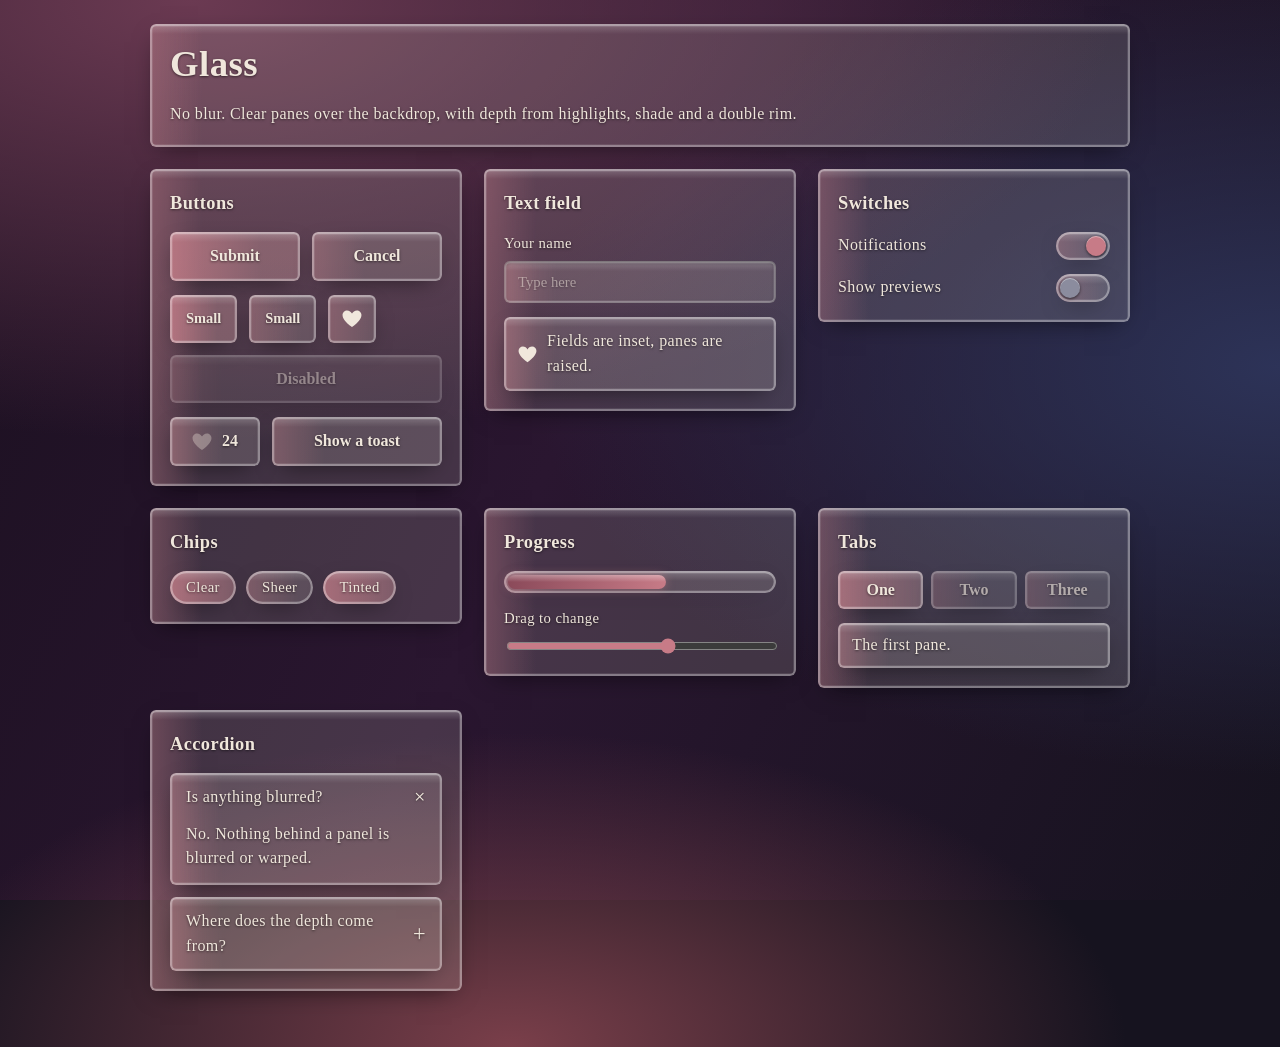
<file: glass/index.html>
<!DOCTYPE html>
<html lang="en">
<head>
<meta charset="utf-8">
<meta name="viewport" content="width=device-width, initial-scale=1, viewport-fit=cover">
<title>Glass UI Kit</title>
<link rel="stylesheet" href="styles.css">
</head>
<body>
<main>
  <header class="panel"><h1>Glass</h1><p>No blur. Clear panes over the backdrop, with depth from highlights, shade and a double rim.</p></header>
  <div class="grid">
    <section class="panel"><h2>Buttons</h2>
      <div class="row"><button class="btn">Submit</button><button class="btn alt">Cancel</button></div>
      <div class="row"><button class="btn sm">Small</button><button class="btn sm alt">Small</button><button class="btn alt icon" aria-label="Favorite"><i class="ic-heart"></i></button><button class="btn alt" disabled>Disabled</button></div>
      <div class="row"><button class="btn alt like" aria-pressed="false"><i class="ic-heart"></i><span class="count">24</span></button><button class="btn alt" id="toast">Show a toast</button></div>
    </section>
    <section class="panel"><h2>Text field</h2>
      <label class="field">Your name<input type="text" placeholder="Type here"></label>
      <div class="note"><i class="ic-heart"></i>Fields are inset, panes are raised.</div>
    </section>
    <section class="panel"><h2>Switches</h2>
      <label class="switch">Notifications <input type="checkbox" checked></label>
      <label class="switch">Show previews <input type="checkbox"></label>
    </section>
    <section class="panel"><h2>Chips</h2>
      <div class="chips"><label class="chip"><input type="checkbox" checked><span>Clear</span></label><label class="chip"><input type="checkbox"><span>Sheer</span></label><label class="chip"><input type="checkbox" checked><span>Tinted</span></label></div>
    </section>
    <section class="panel"><h2>Progress</h2>
      <div class="bar" id="bar" role="progressbar" aria-label="Progress" aria-valuemin="0" aria-valuemax="100" aria-valuenow="60"><i></i></div>
      <label class="field">Drag to change<input type="range" id="prog" min="0" max="100" value="60"></label>
    </section>
    <section class="panel" id="tabs"><h2>Tabs</h2>
      <div class="tablist" role="tablist">
        <button class="tab btn alt" role="tab" aria-selected="true" aria-controls="t1">One</button>
        <button class="tab btn alt" role="tab" aria-selected="false" aria-controls="t2">Two</button>
        <button class="tab btn alt" role="tab" aria-selected="false" aria-controls="t3">Three</button>
      </div>
      <p class="tabpanel" role="tabpanel" id="t1">The first pane.</p>
      <p class="tabpanel" role="tabpanel" id="t2" hidden>The second pane.</p>
      <p class="tabpanel" role="tabpanel" id="t3" hidden>The third pane.</p>
    </section>
    <section class="panel"><h2>Accordion</h2>
      <div id="acc"><details class="acc" open><summary>Is anything blurred?</summary><div>No. Nothing behind a panel is blurred or warped.</div></details><details class="acc"><summary>Where does the depth come from?</summary><div>Shading: a top highlight, a bottom shade and the rim.</div></details></div>
    </section>
  </div>
</main>
<div id="toasts" aria-live="polite"></div>
<script>
const $=s=>document.querySelector(s),$$=s=>[...document.querySelectorAll(s)];
$$('.like').forEach(b=>b.onclick=()=>{const on=b.getAttribute('aria-pressed')!=='true',c=b.querySelector('.count');b.setAttribute('aria-pressed',on);c.textContent=+c.textContent+(on?1:-1)});
$('#prog').oninput=e=>{$('#bar').style.setProperty('--v',e.target.value+'%');$('#bar').setAttribute('aria-valuenow',e.target.value)};
$('#bar').style.setProperty('--v','60%');
$$('#tabs .tab').forEach(t=>t.onclick=()=>{$$('#tabs .tab').forEach(x=>x.setAttribute('aria-selected',x===t));$$('#tabs .tabpanel').forEach(p=>p.hidden=p.id!==t.getAttribute('aria-controls'))});
let n=0;$('#toast').onclick=()=>{const box=$('#toasts');while(box.children.length>=5)box.firstChild.remove();
 const t=document.createElement('div');t.className='toast';t.innerHTML='<span>Saved to library</span><b>ON</b>';box.append(t);
 setTimeout(()=>{t.classList.add('out');setTimeout(()=>t.remove(),180)},1800)};
</script>
</body>
</html>
</file>
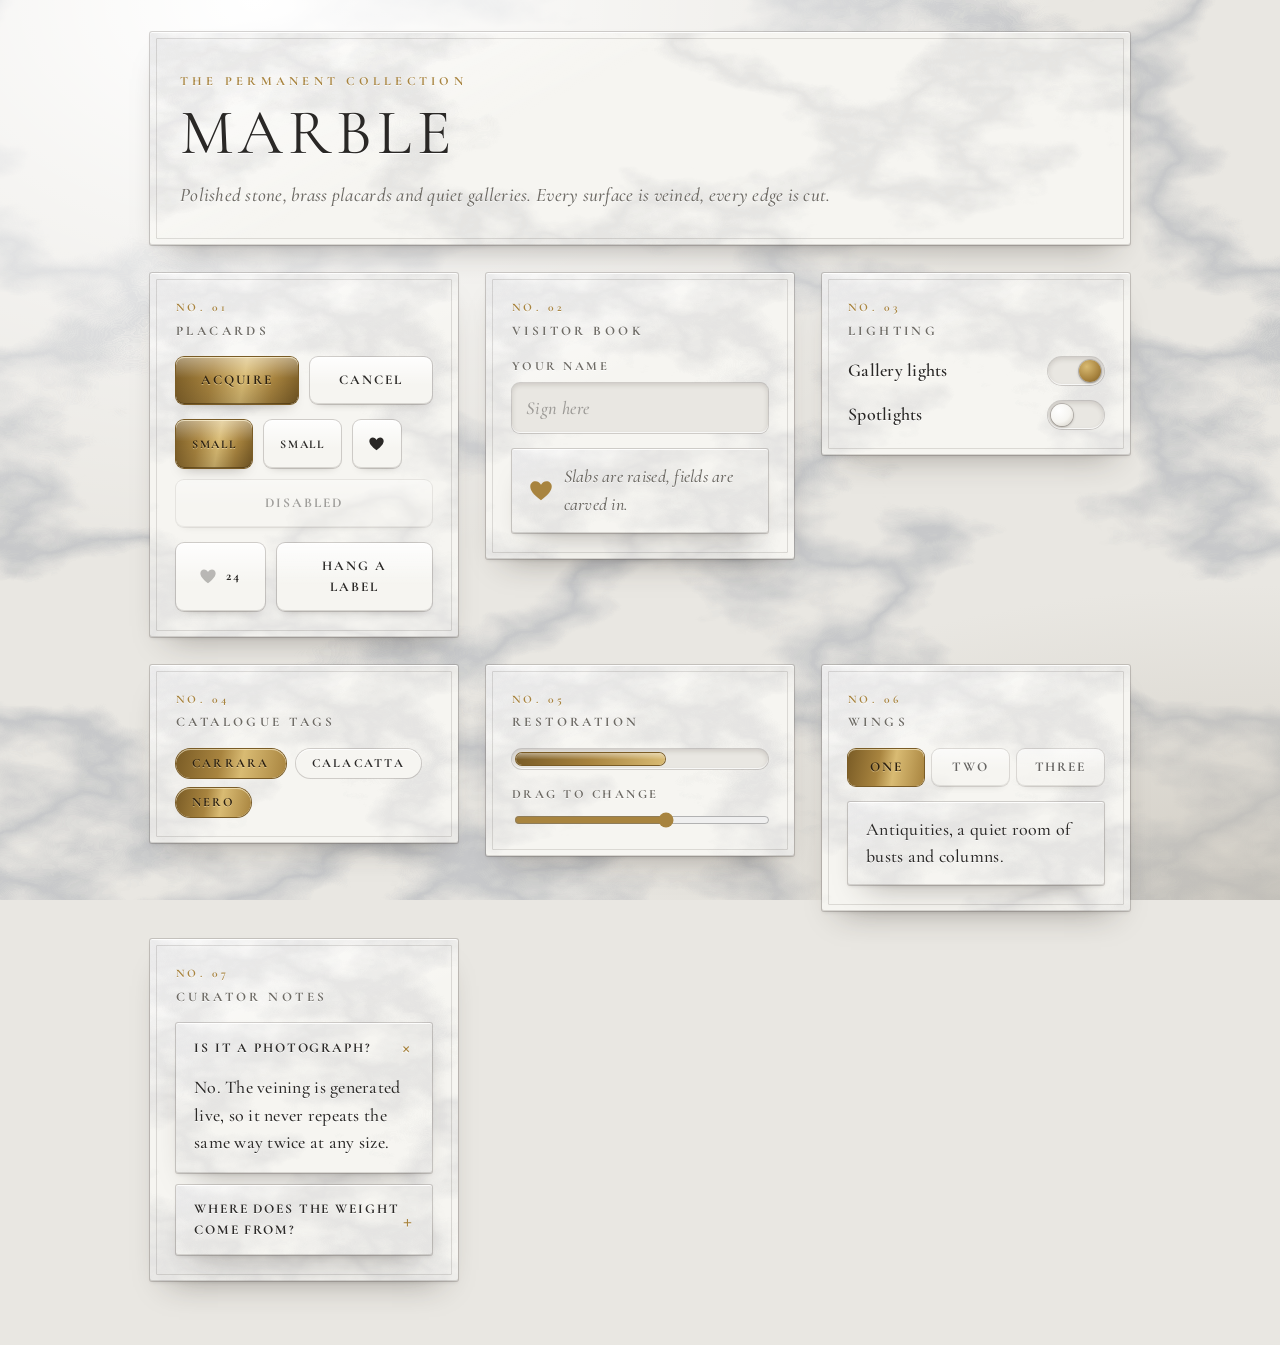
<file: marble/index.html>
<!DOCTYPE html>
<html lang="en">
<head>
<meta charset="utf-8">
<meta name="viewport" content="width=device-width, initial-scale=1, viewport-fit=cover">
<title>Marble UI Kit</title>
<link href="https://fonts.googleapis.com/css2?family=Cormorant+Garamond:ital,wght@0,400;0,500;0,700;1,500&display=swap" rel="stylesheet">
<link rel="stylesheet" href="styles.css">
</head>
<body>
<main>
  <header class="panel"><span class="eyebrow">The Permanent Collection</span><h1>Marble</h1><p>Polished stone, brass placards and quiet galleries. Every surface is veined, every edge is cut.</p></header>
  <div class="grid">
    <section class="panel"><h2>Placards</h2>
      <div class="row"><button class="btn">Acquire</button><button class="btn alt">Cancel</button></div>
      <div class="row"><button class="btn sm">Small</button><button class="btn sm alt">Small</button><button class="btn alt icon" aria-label="Favorite"><i class="ic-heart"></i></button><button class="btn alt" disabled>Disabled</button></div>
      <div class="row"><button class="btn alt like" aria-pressed="false"><i class="ic-heart"></i><span class="count">24</span></button><button class="btn alt" id="toast">Hang a label</button></div>
    </section>
    <section class="panel"><h2>Visitor book</h2>
      <label class="field">Your name<input type="text" placeholder="Sign here"></label>
      <div class="note"><i class="ic-heart"></i>Slabs are raised, fields are carved in.</div>
    </section>
    <section class="panel"><h2>Lighting</h2>
      <label class="switch">Gallery lights <input type="checkbox" checked></label>
      <label class="switch">Spotlights <input type="checkbox"></label>
    </section>
    <section class="panel"><h2>Catalogue tags</h2>
      <div class="chips"><label class="chip"><input type="checkbox" checked><span>Carrara</span></label><label class="chip"><input type="checkbox"><span>Calacatta</span></label><label class="chip"><input type="checkbox" checked><span>Nero</span></label></div>
    </section>
    <section class="panel"><h2>Restoration</h2>
      <div class="bar" id="bar" role="progressbar" aria-label="Progress" aria-valuemin="0" aria-valuemax="100" aria-valuenow="60"><i></i></div>
      <label class="field">Drag to change<input type="range" id="prog" min="0" max="100" value="60"></label>
    </section>
    <section class="panel" id="tabs"><h2>Wings</h2>
      <div class="tablist" role="tablist">
        <button class="tab btn alt" role="tab" aria-selected="true" aria-controls="t1">One</button>
        <button class="tab btn alt" role="tab" aria-selected="false" aria-controls="t2">Two</button>
        <button class="tab btn alt" role="tab" aria-selected="false" aria-controls="t3">Three</button>
      </div>
      <p class="tabpanel" role="tabpanel" id="t1">Antiquities, a quiet room of busts and columns.</p>
      <p class="tabpanel" role="tabpanel" id="t2" hidden>Renaissance, warm light and gilt frames.</p>
      <p class="tabpanel" role="tabpanel" id="t3" hidden>Modern, one white wall and one object.</p>
    </section>
    <section class="panel"><h2>Curator notes</h2>
      <div id="acc"><details class="acc" open><summary>Is it a photograph?</summary><div>No. The veining is generated live, so it never repeats the same way twice at any size.</div></details><details class="acc"><summary>Where does the weight come from?</summary><div>A pale chamfer on top, a dark lip below, and a long soft shadow.</div></details></div>
    </section>
  </div>
</main>
<div id="toasts" aria-live="polite"></div>
<script>
const $=s=>document.querySelector(s),$$=s=>[...document.querySelectorAll(s)];
$$('.like').forEach(b=>b.onclick=()=>{const on=b.getAttribute('aria-pressed')!=='true',c=b.querySelector('.count');b.setAttribute('aria-pressed',on);c.textContent=+c.textContent+(on?1:-1)});
$('#prog').oninput=e=>{$('#bar').style.setProperty('--v',e.target.value+'%');$('#bar').setAttribute('aria-valuenow',e.target.value)};
$('#bar').style.setProperty('--v','60%');
$$('#tabs .tab').forEach(t=>t.onclick=()=>{$$('#tabs .tab').forEach(x=>x.setAttribute('aria-selected',x===t));$$('#tabs .tabpanel').forEach(p=>p.hidden=p.id!==t.getAttribute('aria-controls'))});
let n=0;$('#toast').onclick=()=>{const box=$('#toasts');while(box.children.length>=5)box.firstChild.remove();
 const t=document.createElement('div');t.className='toast';t.innerHTML='<span>Added to collection</span><b>ON</b>';box.append(t);
 setTimeout(()=>{t.classList.add('out');setTimeout(()=>t.remove(),180)},1800)};
</script>
</body>
</html>
</file>
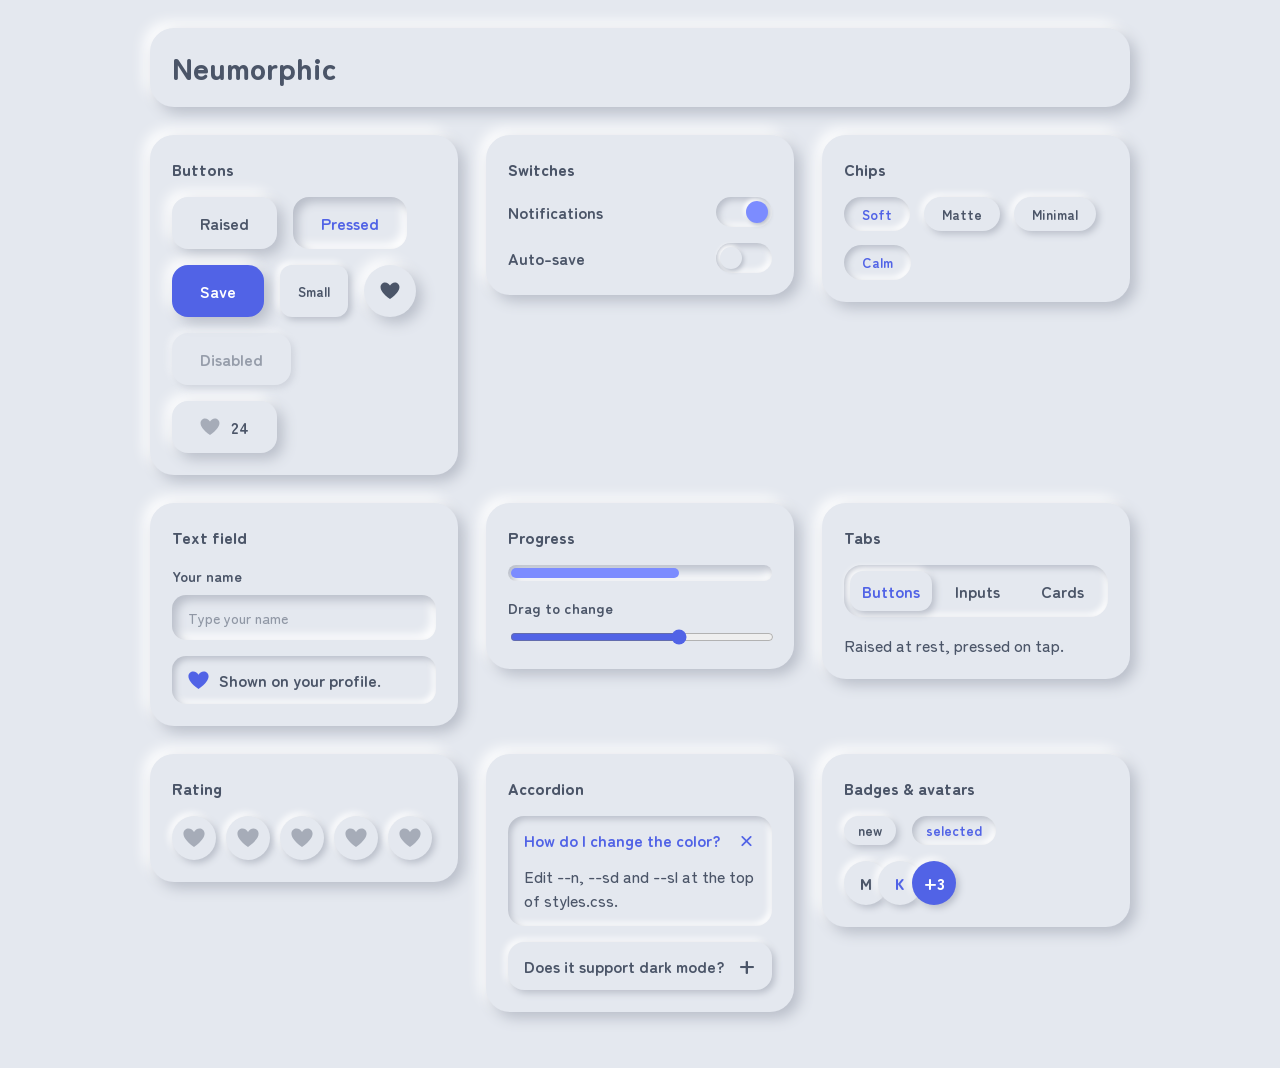
<file: neumorphic/index.html>
<!DOCTYPE html>
<html lang="en">
<head>
<meta charset="utf-8">
<meta name="viewport" content="width=device-width, initial-scale=1, viewport-fit=cover">
<title>Neumorphic UI Kit</title>
<link href="https://fonts.googleapis.com/css2?family=Zen+Maru+Gothic:wght@500;700;900&display=swap" rel="stylesheet">
<link rel="stylesheet" href="styles.css">
</head>
<body>
<main>
  <header class="panel">
    <div>
      <h1>Neumorphic</h1>
      </div>
  </header>

  <div class="grid">

    <section class="panel">
      <h2>Buttons</h2>
      <div class="row">
        <button class="btn">Raised</button>
        <button class="btn on" aria-pressed="true" id="toggle">Pressed</button>
      </div>
      <div class="row">
        <button class="btn primary">Save</button>
        <button class="btn sm">Small</button>
        <button class="btn icon" aria-label="Favorite"><i class="ic-heart"></i></button>
        <button class="btn" disabled>Disabled</button>
      </div>
      <div class="row">
        <button class="btn like" aria-pressed="false"><i class="ic-heart"></i><span class="count">24</span></button>
      </div>
    </section>

    <section class="panel">
      <h2>Switches</h2>
      <label class="switch">Notifications <input type="checkbox" checked></label>
      <label class="switch">Auto-save <input type="checkbox"></label>
    </section>

    <section class="panel">
      <h2>Chips</h2>
      <div class="chips">
        <label class="chip"><input type="checkbox" checked><span>Soft</span></label>
        <label class="chip"><input type="checkbox"><span>Matte</span></label>
        <label class="chip"><input type="checkbox"><span>Minimal</span></label>
        <label class="chip"><input type="checkbox" checked><span>Calm</span></label>
      </div>
    </section>

    <section class="panel">
      <h2>Text field</h2>
      <label class="field">Your name
        <input type="text" placeholder="Type your name">
      </label>
      <div class="note"><i class="ic-heart"></i>Shown on your profile.</div>
    </section>

    <section class="panel">
      <h2>Progress</h2>
      <div class="well" role="progressbar" aria-label="Progress" aria-valuemin="0" aria-valuemax="100" aria-valuenow="65" id="bar"><i></i></div>
      <label class="field">Drag to change
        <input type="range" id="prog" min="0" max="100" value="65">
      </label>
    </section>

    <section class="panel" id="tabs">
      <h2>Tabs</h2>
      <div class="tablist" role="tablist">
        <button class="tab" role="tab" aria-selected="true" aria-controls="t1" id="tb1">Buttons</button>
        <button class="tab" role="tab" aria-selected="false" aria-controls="t2" id="tb2">Inputs</button>
        <button class="tab" role="tab" aria-selected="false" aria-controls="t3" id="tb3">Cards</button>
      </div>
      <p class="tabpanel" role="tabpanel" id="t1" aria-labelledby="tb1">Raised at rest, pressed on tap.</p>
      <p class="tabpanel" role="tabpanel" id="t2" aria-labelledby="tb2" hidden>Inset fields that look carved in.</p>
      <p class="tabpanel" role="tabpanel" id="t3" aria-labelledby="tb3" hidden>Panels that float above the page.</p>
    </section>

    <section class="panel">
      <h2>Rating</h2>
      <div class="rate" role="radiogroup" aria-label="Rating" id="rate">
        <button role="radio" aria-checked="false" aria-label="1 heart"><i class="ic-heart"></i></button>
        <button role="radio" aria-checked="false" aria-label="2 hearts"><i class="ic-heart"></i></button>
        <button role="radio" aria-checked="false" aria-label="3 hearts"><i class="ic-heart"></i></button>
        <button role="radio" aria-checked="false" aria-label="4 hearts"><i class="ic-heart"></i></button>
        <button role="radio" aria-checked="false" aria-label="5 hearts"><i class="ic-heart"></i></button>
      </div>
    </section>

    <section class="panel">
      <h2>Accordion</h2>
      <details class="acc" open><summary>How do I change the color?</summary><div>Edit --n, --sd and --sl at the top of styles.css.</div></details>
      <details class="acc"><summary>Does it support dark mode?</summary><div>Yes, it follows your system setting.</div></details>
    </section>

    <section class="panel">
      <h2>Badges &amp; avatars</h2>
      <div class="badges">
        <span class="badge">new</span>
        <span class="badge b">selected</span>
        <div class="avatars"><span class="avatar">M</span><span class="avatar">K</span><span class="avatar">+3</span></div>
      </div>
    </section>

  </div>
</main>

<script>
const $=s=>document.querySelector(s),$$=s=>[...document.querySelectorAll(s)];

$('#toggle').onclick=e=>{const b=e.currentTarget,on=b.getAttribute('aria-pressed')!=='true';b.setAttribute('aria-pressed',on);b.classList.toggle('on',on)};

$$('.like').forEach(b=>b.onclick=()=>{const on=b.getAttribute('aria-pressed')!=='true',c=b.querySelector('.count');
 b.setAttribute('aria-pressed',on);c.textContent=+c.textContent+(on?1:-1)});

$('#prog').oninput=e=>{$('#bar').style.setProperty('--v',e.target.value+'%');$('#bar').setAttribute('aria-valuenow',e.target.value)};
$('#bar').style.setProperty('--v','65%');

$$('#tabs .tab').forEach(t=>t.onclick=()=>{
 $$('#tabs .tab').forEach(x=>x.setAttribute('aria-selected',x===t));
 $$('#tabs .tabpanel').forEach(p=>p.hidden=p.id!==t.getAttribute('aria-controls'))});

const stars=$$('#rate button');
stars.forEach((b,i)=>b.onclick=()=>stars.forEach((x,j)=>{x.classList.toggle('on',j<=i);x.setAttribute('aria-checked',j===i)}));
</script>
</body>
</html>
</file>
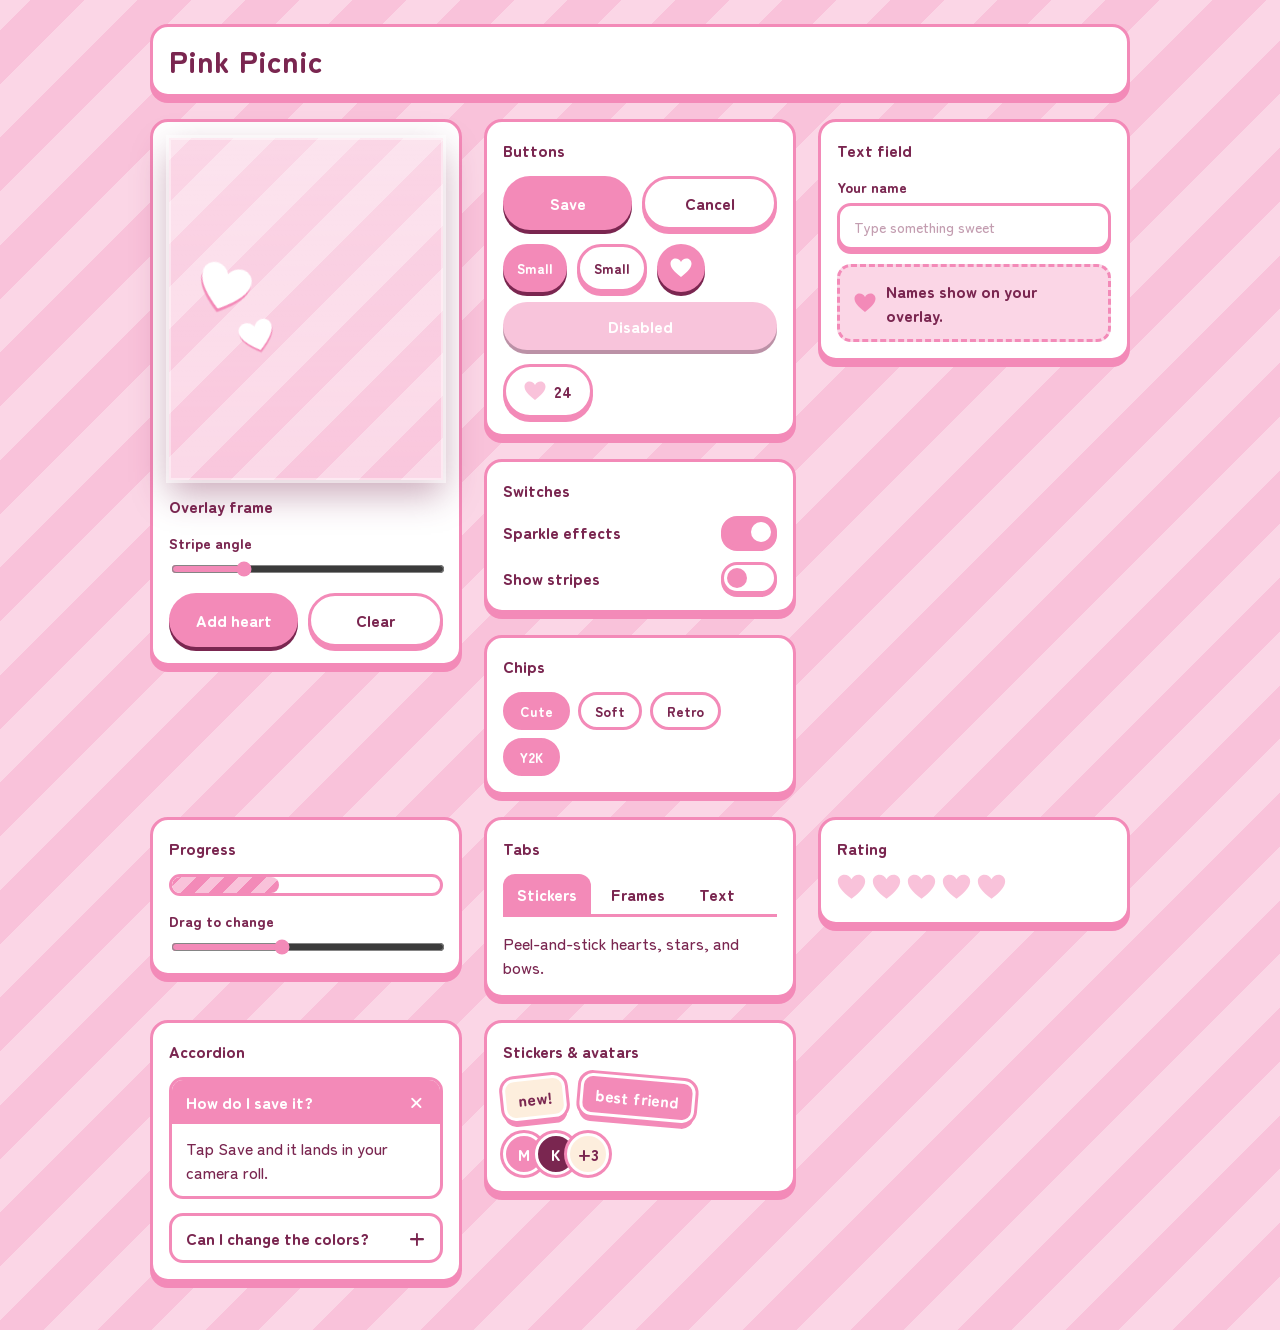
<file: pink-picnic/index.html>
<!DOCTYPE html>
<html lang="en">
<head>
<meta charset="utf-8">
<meta name="viewport" content="width=device-width, initial-scale=1, viewport-fit=cover">
<title>Pink Picnic UI Kit</title>
<link href="https://fonts.googleapis.com/css2?family=Zen+Maru+Gothic:wght@500;900&display=swap" rel="stylesheet">
<link rel="stylesheet" href="styles.css">
</head>
<body>
<main>
  <header class="panel">
    <div>
      <h1>Pink Picnic</h1>
      </div>
  </header>

  <div class="grid">

    <section class="panel" id="overlay">
      <div class="frame" id="frame">
        <svg viewBox="0 0 400 500" preserveAspectRatio="xMidYMid slice" aria-hidden="true">
          <defs>
            <g id="shapes"><!-- there is intentionally nothing here --></g>
            <pattern id="hatch" width="7" height="7" patternUnits="userSpaceOnUse" patternTransform="rotate(45)">
              <rect width="3" height="7" fill="var(--pink)" opacity=".75"/>
            </pattern>
            <clipPath id="clip"><use href="#shapes"/></clipPath>
          </defs>
          <use href="#shapes" fill="none" stroke="var(--pink)" stroke-width="30" stroke-linejoin="round"/>
          <use href="#shapes" fill="none" stroke="#fff" stroke-width="16" stroke-linejoin="round"/>
          <use href="#shapes" fill="var(--cream)" stroke="var(--cream)" stroke-width="6"/>
          <g clip-path="url(#clip)"><rect x="0" y="290" width="400" height="220" fill="url(#hatch)"/></g>
        </svg>
        <div class="hearts" id="hearts"></div>
      </div>
      <div>
        <h2>Overlay frame</h2>
        </div>
      <label class="field">Stripe angle
        <input type="range" id="angle" min="-90" max="90" value="-45">
      </label>
      <div class="row">
        <button class="btn" id="add">Add heart</button>
        <button class="btn alt" id="clear">Clear</button>
      </div>
    </section>

    <div style="display:grid;gap:22px">

      <section class="panel">
        <h2>Buttons</h2>
        <div class="row">
          <button class="btn">Save</button>
          <button class="btn alt">Cancel</button>
        </div>
        <div class="row">
          <button class="btn sm">Small</button>
          <button class="btn sm alt">Small</button>
          <button class="btn icon" aria-label="Favorite"><i class="ic-heart"></i></button>
          <button class="btn" disabled>Disabled</button>
        </div>
        <div class="row">
          <button class="btn alt like" aria-pressed="false"><i class="ic-heart"></i><span class="count">24</span></button>
        </div>
      </section>

      <section class="panel">
        <h2>Switches</h2>
        <label class="switch">Sparkle effects <input type="checkbox" checked></label>
        <label class="switch">Show stripes <input type="checkbox"></label>
      </section>

      <section class="panel">
        <h2>Chips</h2>
        <div class="chips">
          <label class="chip"><input type="checkbox" checked><span>Cute</span></label>
          <label class="chip"><input type="checkbox"><span>Soft</span></label>
          <label class="chip"><input type="checkbox"><span>Retro</span></label>
          <label class="chip"><input type="checkbox" checked><span>Y2K</span></label>
        </div>
      </section>

    </div>

    <section class="panel">
      <h2>Text field</h2>
      <label class="field">Your name
        <input type="text" placeholder="Type something sweet">
      </label>
      <div class="note"><i class="ic-heart"></i>Names show on your overlay.</div>
    </section>

    <section class="panel">
      <h2>Progress</h2>
      <div class="bar" role="progressbar" aria-valuemin="0" aria-valuemax="100" aria-valuenow="40" id="bar"><i></i></div>
      <label class="field">Drag to change
        <input type="range" id="prog" min="0" max="100" value="40">
      </label>
    </section>

    <section class="panel" id="tabs">
      <h2>Tabs</h2>
      <div class="tablist" role="tablist">
        <button class="tab" role="tab" aria-selected="true" aria-controls="t1" id="tb1">Stickers</button>
        <button class="tab" role="tab" aria-selected="false" aria-controls="t2" id="tb2">Frames</button>
        <button class="tab" role="tab" aria-selected="false" aria-controls="t3" id="tb3">Text</button>
      </div>
      <p class="tabpanel" role="tabpanel" id="t1" aria-labelledby="tb1">Peel-and-stick hearts, stars, and bows.</p>
      <p class="tabpanel" role="tabpanel" id="t2" aria-labelledby="tb2" hidden>Striped borders in any angle.</p>
      <p class="tabpanel" role="tabpanel" id="t3" aria-labelledby="tb3" hidden>Rounded gothic captions.</p>
    </section>

    <section class="panel">
      <h2>Rating</h2>
      <div class="rate" role="radiogroup" aria-label="Rating" id="rate">
        <button role="radio" aria-checked="false" aria-label="1 heart"><i class="ic-heart"></i></button>
        <button role="radio" aria-checked="false" aria-label="2 hearts"><i class="ic-heart"></i></button>
        <button role="radio" aria-checked="false" aria-label="3 hearts"><i class="ic-heart"></i></button>
        <button role="radio" aria-checked="false" aria-label="4 hearts"><i class="ic-heart"></i></button>
        <button role="radio" aria-checked="false" aria-label="5 hearts"><i class="ic-heart"></i></button>
      </div>
    </section>

    <section class="panel">
      <h2>Accordion</h2>
      <details class="acc" open><summary>How do I save it?</summary><div>Tap Save and it lands in your camera roll.</div></details>
      <details class="acc"><summary>Can I change the colors?</summary><div>Edit the tokens at the top of styles.css.</div></details>
    </section>

    <section class="panel">
      <h2>Stickers &amp; avatars</h2>
      <div class="stickers">
        <span class="sticker">new!</span>
        <span class="sticker b">best friend</span>
        <div class="avatars"><span class="avatar">M</span><span class="avatar">K</span><span class="avatar">+3</span></div>
      </div>
    </section>

  </div>
</main>

<script>
const $=s=>document.querySelector(s),$$=s=>[...document.querySelectorAll(s)];

const hearts=$('#hearts'),frame=$('#frame');
const svg='<svg viewBox="0 0 44 40"><path d="M22 38C6 26 1 18 1 11 1 5 6 1 11 1c5 0 9 3 11 7 2-4 6-7 11-7 5 0 10 4 10 10 0 7-5 15-21 27z" fill="#fff"/></svg>';
function add(x,y,s){const h=document.createElement('div');h.className='heart';
 h.style.left=(x??8+Math.random()*70)+'%';h.style.top=(y??20+Math.random()*60)+'%';
 h.style.transform='rotate('+(Math.random()*40-20)+'deg) scale('+(s??.7+Math.random()*.7)+')';
 h.innerHTML=svg;hearts.appendChild(h)}
add(12,38,1.2);add(24,52,.8);
$('#add').onclick=()=>add();
$('#clear').onclick=()=>hearts.innerHTML='';
$('#angle').oninput=e=>document.documentElement.style.setProperty('--angle',e.target.value+'deg');
frame.addEventListener('click',e=>{const r=frame.getBoundingClientRect();add((e.clientX-r.left)/r.width*100-5,(e.clientY-r.top)/r.height*100-4)});

$$('.like').forEach(b=>b.onclick=()=>{const on=b.getAttribute('aria-pressed')!=='true',c=b.querySelector('.count');
 b.setAttribute('aria-pressed',on);c.textContent=+c.textContent+(on?1:-1)});

$('#prog').oninput=e=>{$('#bar').style.setProperty('--v',e.target.value+'%');$('#bar').setAttribute('aria-valuenow',e.target.value)};
$('#bar').style.setProperty('--v','40%');

$$('#tabs .tab').forEach(t=>t.onclick=()=>{
 $$('#tabs .tab').forEach(x=>x.setAttribute('aria-selected',x===t));
 $$('#tabs .tabpanel').forEach(p=>p.hidden=p.id!==t.getAttribute('aria-controls'))});

const stars=$$('#rate button');
stars.forEach((b,i)=>b.onclick=()=>stars.forEach((x,j)=>{x.classList.toggle('on',j<=i);x.setAttribute('aria-checked',j===i)}));
</script>
</body>
</html>
</file>
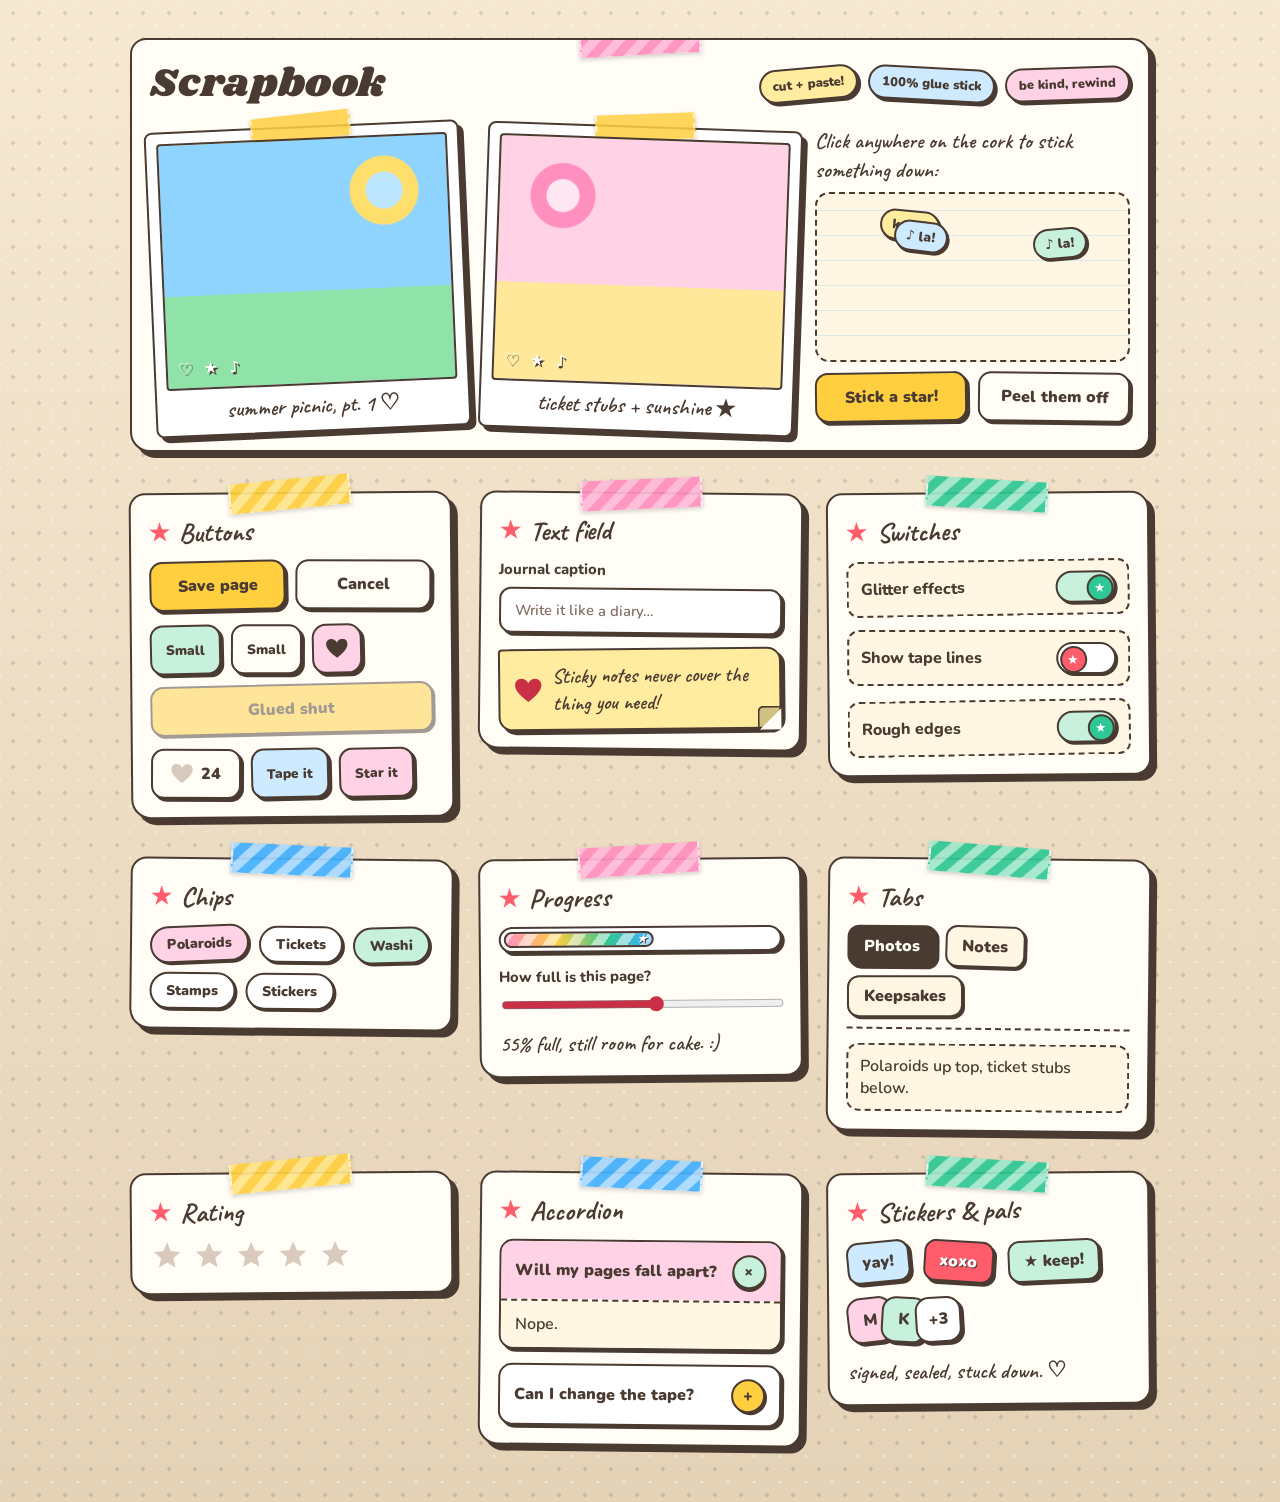
<file: scrapbook/index.html>
<!DOCTYPE html>
<html lang="en">
<head>
<meta charset="utf-8">
<meta name="viewport" content="width=device-width, initial-scale=1, viewport-fit=cover">
<title>Scrapbook UI Kit</title>
<link href="https://fonts.googleapis.com/css2?family=Shrikhand&family=Caveat:wght@600;700&family=Nunito:wght@600;800;900&display=swap" rel="stylesheet">
<link rel="stylesheet" href="styles.css">
</head>
<body>
<main>
  <header class="panel cover">
    <div class="cover-top">
      <h1>Scrapbook</h1>
      <div class="cover-badges" aria-label="Decorations">
        <span class="mini-tag t1">cut + paste!</span>
        <span class="mini-tag t2">100% glue stick</span>
        <span class="mini-tag t3">be kind, rewind</span>
      </div>
    </div>
    <div class="collage">
      <figure class="photo" style="margin:0">
        <div class="ph" role="img" aria-label="Doodle sky with sun over green hills"></div>
        <figcaption>summer picnic, pt. 1 ♡</figcaption>
      </figure>
      <figure class="photo" style="margin:0">
        <div class="ph" role="img" aria-label="Second doodle sky" style="background:radial-gradient(circle at 22% 24%,#fff7 0 16px,#ff8fbf 17px 32px,#ff8fbf00 33px),linear-gradient(180deg,#ffd2e5 0 60%,#ffe89a 60% 100%)"></div>
        <figcaption>ticket stubs + sunshine ★</figcaption>
      </figure>
      <div>
        <p class="hand" style="margin:0 0 8px">Click anywhere on the cork to stick something down:</p>
        <div class="board" id="board" aria-label="Sticker board. Activate the Stick button to add stickers."></div>
        <div class="row" style="margin-top:10px">
          <button class="btn" id="stick" type="button">Stick a star!</button>
          <button class="btn alt" id="unstick" type="button">Peel them off</button>
        </div>
      </div>
    </div>
  </header>

  <div class="grid">
    <section class="panel">
      <h2>Buttons</h2>
      <div class="row">
        <button class="btn">Save page</button>
        <button class="btn alt">Cancel</button>
      </div>
      <div class="row">
        <button class="btn sm mint">Small</button>
        <button class="btn sm alt">Small</button>
        <button class="btn icon" aria-label="Favorite"><i class="ic-heart"></i></button>
        <button class="btn" disabled>Glued shut</button>
      </div>
      <div class="row">
        <button class="btn alt like" aria-pressed="false"><i class="ic-heart"></i><span class="count">24</span></button>
        <button class="btn sm blue">Tape it</button>
        <button class="btn sm pink">Star it</button>
      </div>
    </section>

    <section class="panel">
      <h2>Text field</h2>
      <label class="field">Journal caption
        <input type="text" placeholder="Write it like a diary…">
      </label>
      <div class="note"><i class="ic-heart"></i>Sticky notes never cover the thing you need!</div>
    </section>

    <section class="panel">
      <h2>Switches</h2>
      <label class="switch">Glitter effects <input type="checkbox" checked></label>
      <label class="switch">Show tape lines <input type="checkbox"></label>
      <label class="switch">Rough edges <input type="checkbox" checked></label>
    </section>

    <section class="panel">
      <h2>Chips</h2>
      <div class="chips">
        <label class="chip"><input type="checkbox" checked><span>Polaroids</span></label>
        <label class="chip"><input type="checkbox"><span>Tickets</span></label>
        <label class="chip"><input type="checkbox" checked><span>Washi</span></label>
        <label class="chip"><input type="checkbox"><span>Stamps</span></label>
        <label class="chip"><input type="checkbox"><span>Stickers</span></label>
      </div>
    </section>

    <section class="panel">
      <h2>Progress</h2>
      <div class="bar" role="progressbar" aria-label="Scrapbook progress" aria-valuemin="0" aria-valuemax="100" aria-valuenow="55" id="bar"><i></i></div>
      <label class="field">How full is this page?
        <input type="range" id="prog" min="0" max="100" value="55">
      </label>
      <p class="hand" style="margin:0">55% full, still room for cake. :)</p>
    </section>

    <section class="panel" id="tabs">
      <h2>Tabs</h2>
      <div class="tablist" role="tablist" aria-label="Scrapbook sections">
        <button class="tab" role="tab" aria-selected="true" aria-controls="t1" id="tb1">Photos</button>
        <button class="tab" role="tab" aria-selected="false" aria-controls="t2" id="tb2">Notes</button>
        <button class="tab" role="tab" aria-selected="false" aria-controls="t3" id="tb3">Keepsakes</button>
      </div>
      <p class="tabpanel" role="tabpanel" id="t1" aria-labelledby="tb1">Polaroids up top, ticket stubs below.</p>
      <p class="tabpanel" role="tabpanel" id="t2" aria-labelledby="tb2" hidden>Doodles, dates &amp; diary bits.</p>
      <p class="tabpanel" role="tabpanel" id="t3" aria-labelledby="tb3" hidden>Dried flowers (fake) and fortunes.</p>
    </section>

    <section class="panel">
      <h2>Rating</h2>
      <div class="rate" role="radiogroup" aria-label="How cute is this page?" id="rate">
        <button role="radio" aria-checked="false" aria-label="1 star"></button>
        <button role="radio" aria-checked="false" aria-label="2 stars"></button>
        <button role="radio" aria-checked="false" aria-label="3 stars"></button>
        <button role="radio" aria-checked="false" aria-label="4 stars"></button>
        <button role="radio" aria-checked="false" aria-label="5 stars"></button>
      </div>
    </section>

    <section class="panel">
      <h2>Accordion</h2>
      <div id="acc">
        <details class="acc" open><summary>Will my pages fall apart?</summary><div>Nope.</div></details>
        <details class="acc"><summary>Can I change the tape?</summary><div>Yep! Edit <code>--tape</code>!</div></details>
      </div>
    </section>

    <section class="panel">
      <h2>Stickers &amp; pals</h2>
      <div class="stickers">
        <span class="sticker">yay!</span>
        <span class="sticker b">xoxo</span>
        <span class="sticker c">★ keep!</span>
        <div class="avatars" aria-label="Contributors"><span class="avatar">M</span><span class="avatar">K</span><span class="avatar">+3</span></div>
      </div>
      <p class="hand" style="margin:0">signed, sealed, stuck down. ♡</p>
    </section>
  </div>
</main>

<script>
const $=s=>document.querySelector(s),$$=s=>[...document.querySelectorAll(s)];

/* sticker board */
const board=$('#board');
const words=['★ yay!','xoxo','lol!','♥ cute','wow!','keep!','♪ la!'];
const fills=['#ffec9e','#ffd2e5','#c7f0dd','#cdeaff','#ddd5ff'];
function stick(){
  const s=document.createElement('span');
  s.className='pin';
  s.textContent=words[Math.floor(Math.random()*words.length)];
  s.style.background=fills[Math.floor(Math.random()*fills.length)];
  s.style.left=(4+Math.random()*68)+'%';
  s.style.top=(8+Math.random()*68)+'%';
  s.style.transform='rotate('+(Math.random()*16-8)+'deg)';
  board.appendChild(s);
}
stick();stick();stick();
$('#stick').onclick=stick;
$('#unstick').onclick=()=>board.innerHTML='';
board.addEventListener('click',e=>{if(e.target===board)stick()});

$$('.like').forEach(b=>b.onclick=()=>{const on=b.getAttribute('aria-pressed')!=='true',c=b.querySelector('.count');
 b.setAttribute('aria-pressed',on);c.textContent=+c.textContent+(on?1:-1)});

$('#prog').oninput=e=>{$('#bar').style.setProperty('--v',e.target.value+'%');$('#bar').setAttribute('aria-valuenow',e.target.value)};
$('#bar').style.setProperty('--v','55%');

$$('#tabs .tab').forEach(t=>t.onclick=()=>{
 $$('#tabs .tab').forEach(x=>x.setAttribute('aria-selected',x===t));
 $$('#tabs .tabpanel').forEach(p=>p.hidden=p.id!==t.getAttribute('aria-controls'))});

const stars=$$('#rate button');
stars.forEach((b,i)=>b.onclick=()=>stars.forEach((x,j)=>{x.classList.toggle('on',j<=i);x.setAttribute('aria-checked',j===i)}));
</script>
</body>
</html>
</file>
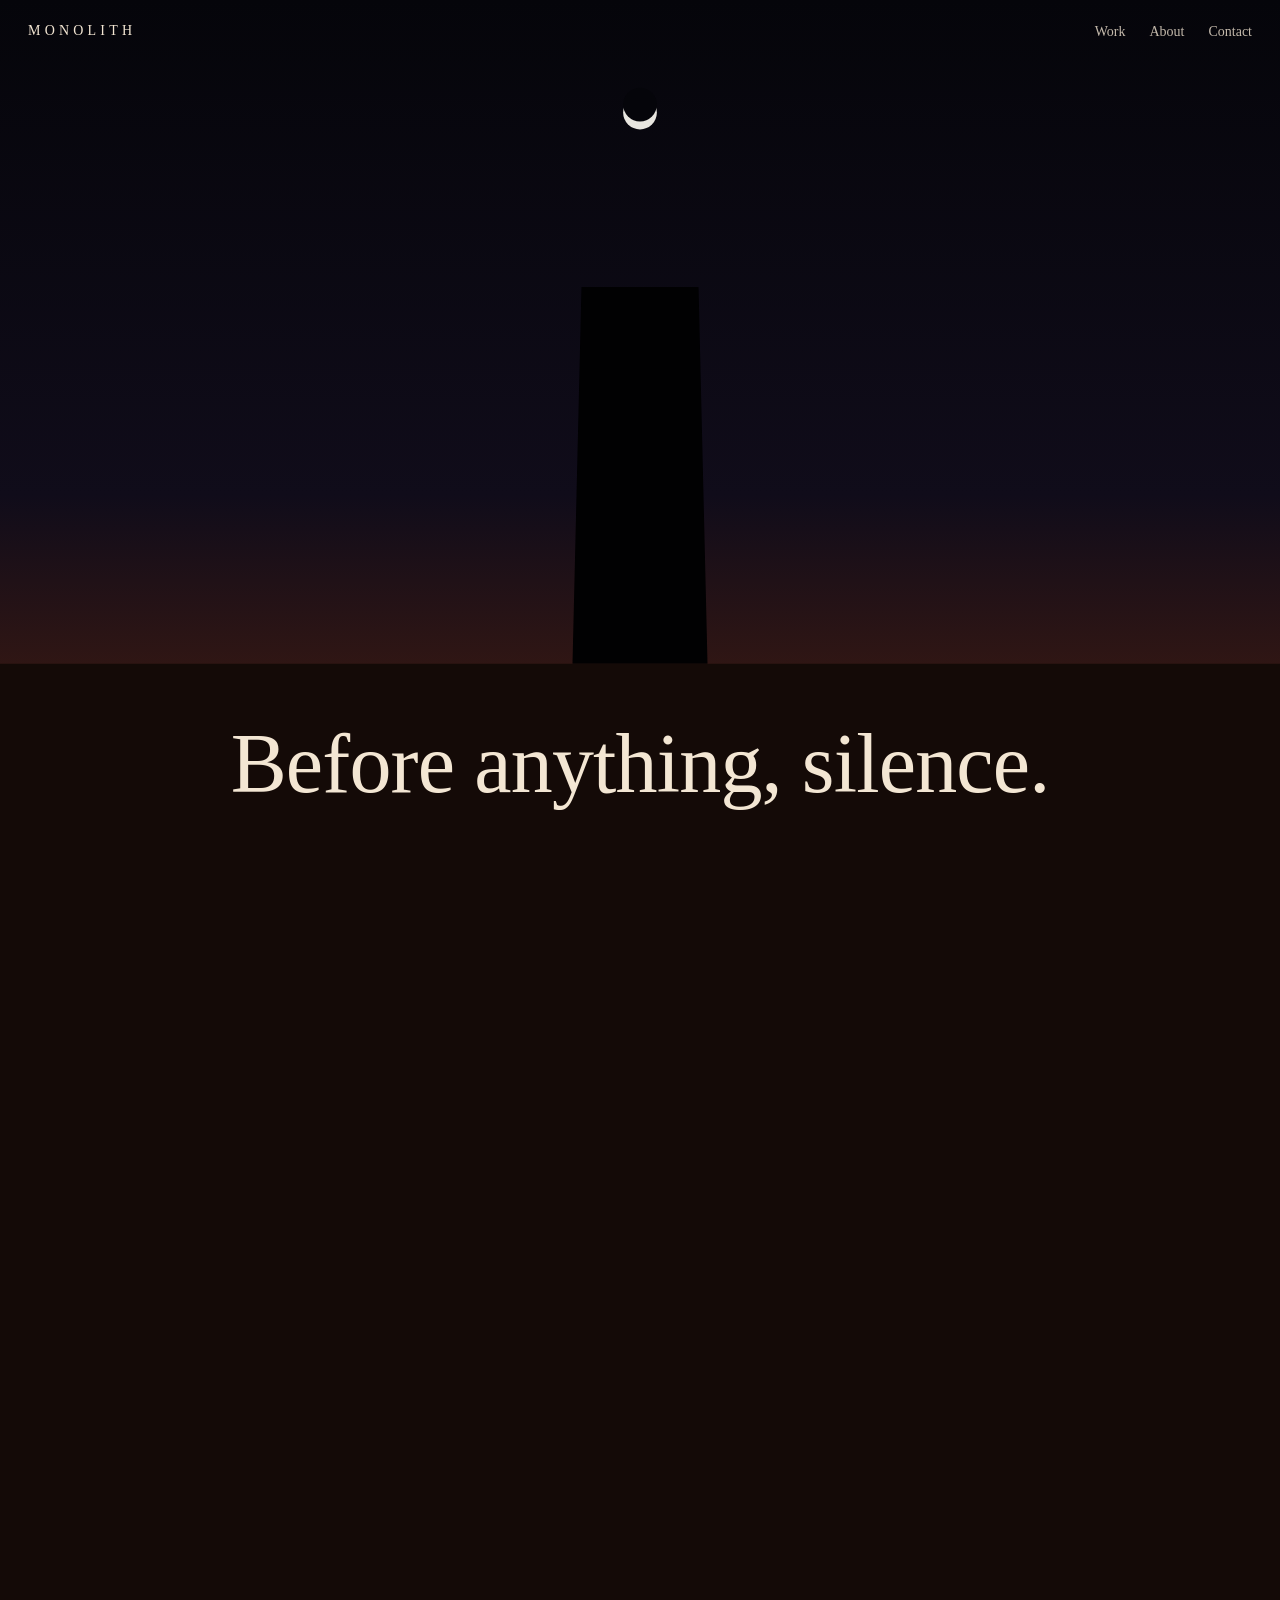
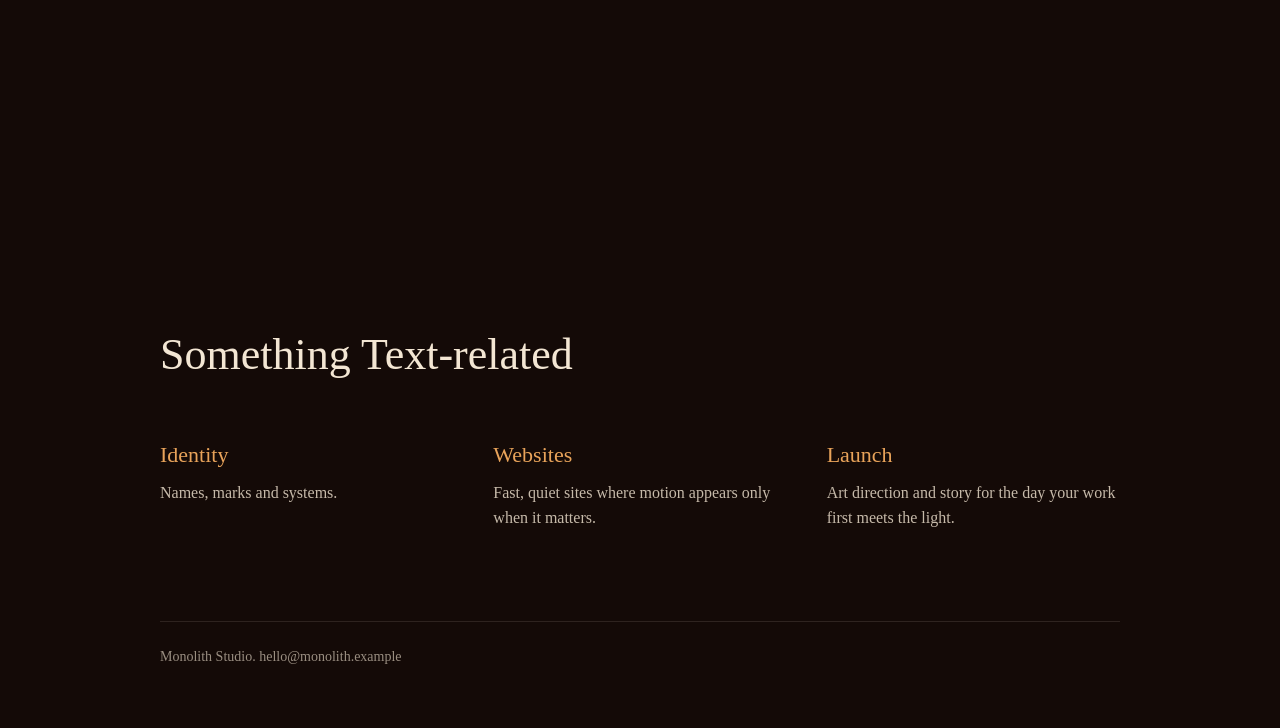
<file: full-sites/monolith/index.html>
<!DOCTYPE html>
<html lang="en">
<head>
<meta charset="utf-8">
<meta name="viewport" content="width=device-width, initial-scale=1, viewport-fit=cover">
<title>Monolith</title>
<style>
:root{--ink:#f3e6d3;--void:#050509;--ground:#140a07;--ac:#e8a35a;box-sizing:border-box;padding-top:env(safe-area-inset-top,0px);padding-bottom:env(safe-area-inset-bottom,0px)}
:root[data-theme="dark"],:root:not([data-theme="light"]){--ink:#f3e6d3}
@media (prefers-color-scheme:dark){:root:not([data-theme="light"]){--ink:#f3e6d3}}
*{box-sizing:border-box;margin:0}
html{scroll-padding-top:env(safe-area-inset-top,0px)}
body{background:var(--ground);color:var(--ink);font-family:Georgia,"Times New Roman",serif;line-height:1.6}
nav{position:fixed;top:0;left:0;right:0;z-index:10;display:flex;justify-content:space-between;align-items:center;padding:calc(18px + env(safe-area-inset-top,0px)) 28px 18px}
nav b{font-weight:400;letter-spacing:.3em;font-size:14px}
nav a{color:var(--ink);text-decoration:none;font-size:14px;margin-left:24px;opacity:.8}
nav a:hover,nav a:focus-visible{opacity:1;outline:1px solid var(--ink);outline-offset:4px}
#run{height:380vh;position:relative}
#stage{position:sticky;top:0;height:100vh;overflow:hidden}
svg{position:absolute;inset:0;width:100%;height:100%;overflow:visible}
.cap{position:absolute;left:0;right:0;text-align:center;padding:0 24px;opacity:0;pointer-events:none}
.cap h1,.cap h2{font-weight:400;font-size:clamp(34px,7vw,84px);line-height:1.05;letter-spacing:-.01em}
.cap p{max-width:44ch;margin:18px auto 0;font-size:18px}
#c1{top:80%}#c2{top:80%}#c3{top:9%}
#c3{pointer-events:auto;text-shadow:0 2px 18px rgba(20,10,7,.6)}
#c3 h2{font-size:clamp(26px,4.4vw,56px)}
@media (min-aspect-ratio:1/1){#c3{top:26%;right:auto;left:6%;text-align:left;max-width:min(440px,34vw)}#c3 p{margin-left:0}}
.btn{display:inline-block;margin-top:26px;padding:14px 28px;border:1px solid var(--ink);color:var(--ink);text-decoration:none;font-size:16px;background:rgba(5,5,9,.35)}
.btn:hover,.btn:focus-visible{background:var(--ink);color:#140a07;outline:none}
#more{background:var(--ground);padding:110px 28px 60px}
.w{max-width:960px;margin:0 auto}
.w h2{font-weight:400;font-size:clamp(28px,4vw,44px);max-width:20ch;line-height:1.15}
.g{display:grid;grid-template-columns:repeat(auto-fit,minmax(240px,1fr));gap:40px;margin-top:56px}
.g h3{font-weight:400;font-size:22px;color:var(--ac);margin-bottom:8px}
.g p{opacity:.8}
footer{max-width:960px;margin:90px auto 0;padding-top:24px;border-top:1px solid rgba(243,230,211,.2);font-size:14px;opacity:.6}
@media (prefers-reduced-motion:reduce){.cap{transition:none}}
</style>
</head>
<body>
<nav><b>MONOLITH</b><div><a href="#more">Work</a><a href="#more">About</a><a href="#more">Contact</a></div></nav>

<div id="run">
<div id="stage">
<svg viewBox="0 0 400 800" preserveAspectRatio="xMidYMax meet" aria-hidden="true">
<defs><radialGradient id="glow"><stop offset="0" stop-color="#fff3d6" stop-opacity=".9"/><stop offset="1" stop-color="#fff3d6" stop-opacity="0"/></radialGradient></defs>
<rect id="sky" x="-4000" y="-4000" width="8400" height="4800"/>
<g id="moon"><circle cx="200" cy="100" r="15" fill="#e8e6e0"/><circle cx="200" cy="93" r="15" id="moonmask"/></g>
<g id="rays" stroke="#f6dfb4" stroke-width="1.4" opacity="0"></g>
<circle id="halo" cx="200" cy="270" r="150" fill="url(#glow)" opacity="0"/>
<circle id="sun" cx="200" cy="300" r="28" fill="#fffaf0"/>
<polygon points="148,255 252,255 260,590 140,590" fill="#010102"/>
<rect x="-4000" y="590" width="8400" height="4000" fill="#140a07"/>
</svg>
<div class="cap" id="c1"><h1>Before anything, silence.</h1></div>
<div class="cap" id="c2"><h1>Then the first light.</h1></div>
<div class="cap" id="c3"><h2>Build something that stands alone.</h2><p>Monolith is not a real a studio.</p><a class="btn" href="#more">See the work</a></div>
</div>
</div>

<section id="more"><div class="w">
<h2>Something Text-related</h2>
<div class="g">
<div><h3>Identity</h3><p>Names, marks and systems.</p></div>
<div><h3>Websites</h3><p>Fast, quiet sites where motion appears only when it matters.</p></div>
<div><h3>Launch</h3><p>Art direction and story for the day your work first meets the light.</p></div>
</div>
<footer>Monolith Studio. hello@monolith.example</footer>
</div></section>

<script>
var L=function(a,b,t){return a.map(function(v,i){return Math.round(v+(b[i]-v)*t)})},
C=function(a){return"rgb("+a.join(",")+")"};
var N=[[5,5,10],[16,12,26],[48,22,20]],D=[[107,84,64],[190,140,90],[232,163,90]];
var sky=document.getElementById("sky"),svg=document.querySelector("svg");
var g=document.createElementNS("http://www.w3.org/2000/svg","linearGradient");
g.id="sg";g.setAttribute("gradientUnits","userSpaceOnUse");g.setAttribute("x1",0);g.setAttribute("y1",0);g.setAttribute("x2",0);g.setAttribute("y2",800);
for(var i=0;i<3;i++){var s=document.createElementNS(svg.namespaceURI,"stop");s.setAttribute("offset",[0,.55,.74][i]);g.appendChild(s)}
svg.querySelector("defs").appendChild(g);sky.setAttribute("fill","url(#sg)");
var stops=g.children,rays=document.getElementById("rays");
for(i=0;i<16;i++){var a=i*Math.PI*2/16+.1,l=document.createElementNS(svg.namespaceURI,"line");
l.setAttribute("x1",200+Math.cos(a)*34);l.setAttribute("y1",Math.sin(a)*34);
l.setAttribute("x2",200+Math.cos(a)*(520));l.setAttribute("y2",Math.sin(a)*520);
l.setAttribute("stroke-opacity",i%3?".8":".4");rays.appendChild(l)}
var sun=document.getElementById("sun"),halo=document.getElementById("halo"),moon=document.getElementById("moon"),mm=document.getElementById("moonmask");
var run=document.getElementById("run"),c=[c1,c2,c3];
function fade(el,p,a,b,c2_,d){var o=p<a?0:p<b?(p-a)/(b-a):p<c2_?1:p<d?1-(p-c2_)/(d-c2_):(d>=1?1:0);el.style.opacity=Math.max(0,Math.min(1,o))}
function draw(){
var p=Math.max(0,Math.min(1,scrollY/(run.offsetHeight-innerHeight)));
var e=p*p*(3-2*p),t=Math.max(0,Math.min(1,(p-.15)/.7));t=t*t*(3-2*t);
for(var k=0;k<3;k++)stops[k].setAttribute("stop-color",C(L(N[k],D[k],t)));
mm.setAttribute("fill",C(L(N[0],D[0],t)));
var sy=300-t*(85);
sun.setAttribute("cy",sy);halo.setAttribute("cy",sy);
rays.setAttribute("transform","translate(0,"+sy+")");
rays.setAttribute("opacity",Math.max(0,(t-.5)*2));
halo.setAttribute("opacity",t);
moon.setAttribute("opacity",1-t*.75);
moon.setAttribute("transform","translate(0,"+(t*10)+")");
fade(c1,p,-1,0,.14,.22);fade(c2,p,.3,.4,.55,.65);fade(c3,p,.75,.9,2,2);
c3.style.pointerEvents=p>.85?"auto":"none";
}
addEventListener("scroll",draw,{passive:true});addEventListener("resize",draw);draw();
</script>
</body>
</html>
</file>
<file: doodle/styles.css>
:root{--paper:#fffdfa;--ink:#835b54;--ink-dp:#6a4640;--chalk:#f7f1ec;--wash:#f4eae6;
 --wob:26px 20px 28px 22px/22px 28px 20px 26px;--wob-b:20px 28px 22px 26px/28px 22px 26px 20px;
 --heart:url("data:image/svg+xml,%3Csvg xmlns='http://www.w3.org/2000/svg' viewBox='0 0 44 40'%3E%3Cpath d='M22 38C6 26 1 18 1 11 1 5 6 1 11 1c5 0 9 3 11 7 2-4 6-7 11-7 5 0 10 4 10 10 0 7-5 15-21 27z'/%3E%3C/svg%3E");
 --cursor:url("data:image/svg+xml,%3Csvg xmlns='http://www.w3.org/2000/svg' width='32' height='32' viewBox='0 0 32 32'%3E%3Cpath d='M5 3v21l6-5.5 4.5 9.5 4.5-2-4.5-9.5 8-.5z' fill='white' stroke='%23835b54' stroke-width='2.4' stroke-linejoin='round'/%3E%3C/svg%3E") 5 3,pointer;
 box-sizing:border-box;padding-top:env(safe-area-inset-top,0px);padding-bottom:env(safe-area-inset-bottom,0px)}
@media (prefers-color-scheme:dark){:root:not([data-theme="light"]){--paper:#241c1b;--ink:#d3ada4;--ink-dp:#f0d2c9;--chalk:#241c1b;--wash:#33282a}}
:root[data-theme="dark"]{--paper:#241c1b;--ink:#d3ada4;--ink-dp:#f0d2c9;--chalk:#241c1b;--wash:#33282a}
html{scroll-padding-top:env(safe-area-inset-top,0px)}
*{box-sizing:border-box}
body{margin:0;min-height:100vh;padding:24px 16px 56px;background:var(--paper);color:var(--ink);font:400 1.15rem/1.5 "Patrick Hand","Comic Sans MS",system-ui,sans-serif}
main{max-width:980px;margin:0 auto;display:grid;gap:26px}
.grid{display:grid;grid-template-columns:repeat(auto-fit,minmax(min(300px,100%),1fr));gap:26px;align-items:start}
h1,h2{margin:0;font-family:Sniglet,"Zen Maru Gothic",system-ui,sans-serif;font-weight:800;color:var(--ink-dp)}
h1{font-size:2.3rem;line-height:1.1}
h2{font-size:1.2rem}
p{margin:4px 0 0}
a,button,label,summary,input[type=range]{cursor:var(--cursor)}
:focus-visible{outline:3px dashed var(--ink);outline-offset:4px;border-radius:12px}
@media (prefers-reduced-motion:reduce){*{animation:none!important;transition:none!important}}

/* drawn boxes: a wobbly outline + fill on a pseudo-element, so text stays crisp */
.panel,.btn,.chip span,.bar,.acc,.note,.sticker,.tab[aria-selected=true]{position:relative;isolation:isolate}
.panel::before,.btn::before,.chip span::before,.bar::before,.acc::before,.note::before,.sticker::before,.tab[aria-selected=true]::before{
 content:"";position:absolute;inset:0;z-index:-1;border-radius:var(--wob);background:var(--fill,var(--paper));box-shadow:inset 0 0 0 3px var(--line,var(--ink));filter:url(#rough);pointer-events:none;transition:transform .1s}
.panel{padding:22px;display:grid;gap:16px}
.row{display:flex;flex-wrap:wrap;gap:14px}

.btn{flex:1;--fill:var(--ink);font:inherit;font-size:1.25rem;letter-spacing:.09em;text-transform:uppercase;color:var(--chalk);background:none;border:0;padding:16px 32px;transition:transform .1s}
.btn.alt{--fill:var(--paper);color:var(--ink);text-transform:none;letter-spacing:.02em;padding:13px 28px}
.btn.sm{flex:none;padding:8px 20px;font-size:1rem}
.btn.icon{flex:none;width:52px;height:52px;padding:0;display:grid;place-items:center}
.btn:hover:not(:disabled)::before{transform:rotate(-.8deg) scale(1.02)}
.btn:active:not(:disabled){transform:translateY(2px)}
.btn:active:not(:disabled)::before{transform:scale(.98)}
.btn:disabled{opacity:.45;cursor:not-allowed}
.ic-heart{display:inline-block;width:1.3em;aspect-ratio:44/40;background:currentColor;-webkit-mask:var(--heart) center/contain no-repeat;mask:var(--heart) center/contain no-repeat}
.like{flex:none;display:inline-flex;align-items:center;gap:10px}
.like .ic-heart{opacity:.35;transition:transform .2s cubic-bezier(.3,1.6,.5,1)}
.like[aria-pressed=true] .ic-heart{opacity:1;transform:scale(1.2)}

.switch{display:flex;align-items:center;justify-content:space-between;gap:12px}
.switch input{appearance:none;-webkit-appearance:none;margin:0;width:60px;height:32px;border:3px solid var(--ink);border-radius:var(--wob);background:var(--paper);position:relative;transition:background .2s}
.switch input::after{content:"";position:absolute;top:3px;left:3px;width:20px;height:20px;border-radius:50%;background:var(--ink);transition:transform .2s cubic-bezier(.3,1.4,.5,1),background .2s}
.switch input:checked{background:var(--ink)}
.switch input:checked::after{transform:translateX(28px);background:var(--chalk)}

.chips{display:flex;flex-wrap:wrap;gap:12px}
.chip{position:relative}
.chip input{position:absolute;opacity:0;inset:0;margin:0}
.chip span{display:block;padding:5px 18px;font-size:1rem}
.chip input:checked+span{--fill:var(--ink);color:var(--chalk)}
.chip input:focus-visible+span{outline:3px dashed var(--ink);outline-offset:4px}

.field{display:grid;gap:6px}
.field input[type=text]{font:inherit;color:var(--ink);background:var(--paper);border:3px solid var(--ink);border-radius:var(--wob-b);padding:10px 16px}
.field input[type=text]::placeholder{color:var(--ink);opacity:.5}
input[type=range]{width:100%;accent-color:var(--ink)}
.note{--fill:var(--wash);display:flex;gap:10px;align-items:center;padding:12px 16px}
.note .ic-heart{flex:none}

.bar{height:26px;padding:5px}
.bar i{display:block;height:100%;width:var(--v,40%);border-radius:var(--wob);background:var(--ink);filter:url(#rough);transition:width .25s}

.tablist{display:flex;flex-wrap:wrap;gap:8px}
.tab{font:inherit;color:var(--ink);background:none;border:0;padding:7px 18px}
.tab[aria-selected=true]{--fill:var(--ink);color:var(--chalk)}
.tabpanel{margin:0}

.acc{padding:0}
.acc summary{list-style:none;padding:12px 18px;display:flex;justify-content:space-between;align-items:center}
.acc summary::-webkit-details-marker{display:none}
.acc summary::after{content:"+";font-size:1.5rem;line-height:1;transition:transform .2s}
.acc[open] summary::after{transform:rotate(45deg)}
.acc div{padding:0 18px 14px}
#acc{display:grid;gap:14px}

.stickers{display:flex;flex-wrap:wrap;align-items:center;gap:18px}
.sticker{--fill:var(--wash);display:inline-block;padding:4px 16px;transform:rotate(-4deg)}
.sticker.b{--fill:var(--ink);color:var(--chalk);transform:rotate(3deg)}
.avatars{display:flex;padding-left:10px}
.avatar{width:44px;height:44px;margin-left:-10px;display:grid;place-items:center;border-radius:47% 53% 50% 50%/52% 48% 52% 48%;background:var(--ink);color:var(--chalk);border:3px solid var(--paper);box-shadow:0 0 0 3px var(--ink)}
.avatar:nth-child(2){background:var(--ink-dp)}
.avatar:nth-child(3){background:var(--wash);color:var(--ink)}
</file>
<file: glass/styles.css>
/* Glass: no blur, no backdrop-filter. Panels are translucent tint layers over the
   page "wallpaper"; depth comes from a top highlight, bottom shade, accent edge wash,
   and a dark+light double rim (same recipe as the desktop toast). */
:root{--ink:#eaedf3;--accent:#c77b87;--warn:#b3382e;--off:#8b8c9e;
 --tint:rgba(7,9,14,.42);--hi:rgba(255,255,255,.16);--shade:rgba(0,0,0,.32);--rim:rgba(255,255,255,.22);--rimd:rgba(0,0,0,.4);--edge:.38;
 --wall:radial-gradient(120% 70% at 15% 0%,#6b3a52 0,transparent 60%),radial-gradient(90% 60% at 100% 35%,#2d3358 0,transparent 65%),radial-gradient(80% 50% at 40% 100%,#7a3f4a 0,transparent 60%),linear-gradient(115deg,#1b1020,#2a1630 45%,#16131f);
 --r:6px;--serif:Didot,"Bodoni 72","Playfair Display",Georgia,serif;
 box-sizing:border-box;padding-top:env(safe-area-inset-top,0px);padding-bottom:env(safe-area-inset-bottom,0px)}
@media (prefers-color-scheme:light){:root:not([data-theme=dark]){--ink:#f0e7dc;--tint:rgba(243,237,225,.14);--hi:rgba(255,255,255,.22);--shade:transparent;--rim:rgba(255,255,255,.35);--rimd:transparent;--edge:.32}}
:root[data-theme=light]{--ink:#f0e7dc;--tint:rgba(243,237,225,.14);--hi:rgba(255,255,255,.22);--shade:transparent;--rim:rgba(255,255,255,.35);--rimd:transparent;--edge:.32}
html{scroll-padding-top:env(safe-area-inset-top,0px)}
*{box-sizing:border-box}
body{margin:0;min-height:100vh;padding:24px 16px 56px;color:var(--ink);font:400 1rem/1.55 var(--serif);letter-spacing:.025em;background:var(--wall) fixed,#16131f}
main{max-width:980px;margin:0 auto;display:grid;gap:22px}
.grid{display:grid;grid-template-columns:repeat(auto-fit,minmax(min(300px,100%),1fr));gap:22px;align-items:start}
h1,h2{margin:0;font-weight:700}h1{font-size:2.3rem;line-height:1.1}h2{font-size:1.15rem}p{margin:4px 0 0}
:focus-visible{outline:2px solid var(--accent);outline-offset:3px;border-radius:var(--r)}
@media (prefers-reduced-motion:reduce){*{animation:none!important;transition:none!important}}

/* the glass recipe: highlight, shade, edge wash, tint, then rims */
.panel,.btn,.chip span,.bar,.acc,.note,.tab,.field input[type=text],.switch input,.tabpanel{
 border:0;border-radius:var(--r);
 background:linear-gradient(to bottom,var(--hi),transparent 10px),linear-gradient(to top,var(--shade),transparent 14px),
  linear-gradient(to right,rgb(199 123 135/var(--edge)),transparent 52px),var(--tint);
 box-shadow:inset 0 0 0 1.3px var(--rimd),inset 0 0 0 2.3px var(--rim),0 8px 24px -10px rgba(0,0,0,.6)}
.panel,.btn,.tab,.chip span,.acc summary,.note,.field input{text-shadow:0 .5px 2.5px rgba(0,0,0,.55)}
.panel{padding:20px;display:grid;gap:14px}
.row{display:flex;flex-wrap:wrap;gap:12px}

.btn,.tab{font:inherit;font-weight:700;color:var(--ink);padding:12px 22px;cursor:pointer;transition:transform .12s,filter .15s}
.btn{flex:1}.btn.sm{flex:none;padding:7px 16px;font-size:.9rem}.btn.icon{flex:none;width:48px;height:48px;padding:0;display:grid;place-items:center}
.btn:not(.alt):not(.icon):not(.like){background:linear-gradient(to bottom,var(--hi),transparent 10px),linear-gradient(to right,rgb(199 123 135/.75),rgb(199 123 135/.25) 70%),var(--tint)}
.btn:hover:not(:disabled){filter:brightness(1.15)}.btn:active:not(:disabled){transform:translateY(1px);filter:brightness(.92)}
.btn:disabled{opacity:.45;cursor:not-allowed}
.ic-heart{display:inline-block;width:1.25em;aspect-ratio:44/40;background:currentColor;-webkit-mask:var(--heart) center/contain no-repeat;mask:var(--heart) center/contain no-repeat;--heart:url("data:image/svg+xml,%3Csvg xmlns='http://www.w3.org/2000/svg' viewBox='0 0 44 40'%3E%3Cpath d='M22 38C6 26 1 18 1 11 1 5 6 1 11 1c5 0 9 3 11 7 2-4 6-7 11-7 5 0 10 4 10 10 0 7-5 15-21 27z'/%3E%3C/svg%3E")}
.like{flex:none;display:inline-flex;align-items:center;gap:10px}.like .ic-heart{opacity:.35;transition:transform .2s cubic-bezier(.3,1.6,.5,1),color .2s}
.like[aria-pressed=true] .ic-heart{opacity:1;color:var(--accent);transform:scale(1.2)}

.switch{display:flex;align-items:center;justify-content:space-between;gap:12px}
.switch input{appearance:none;-webkit-appearance:none;margin:0;width:54px;height:28px;border-radius:99px;position:relative;cursor:pointer}
.switch input::after{content:"";position:absolute;top:4px;left:4px;width:20px;height:20px;border-radius:50%;background:var(--off);box-shadow:inset 0 1px 0 rgba(255,255,255,.4),0 1px 3px rgba(0,0,0,.6);transition:transform .2s cubic-bezier(.3,1.4,.5,1),background .2s}
.switch input:checked::after{transform:translateX(26px);background:var(--accent)}
.chips{display:flex;flex-wrap:wrap;gap:10px}.chip{position:relative}.chip input{position:absolute;opacity:0;inset:0;margin:0;cursor:pointer}
.chip span{display:block;padding:5px 16px;font-size:.92rem;border-radius:99px}
.chip input:checked+span{background:linear-gradient(to bottom,var(--hi),transparent 10px),linear-gradient(90deg,rgb(199 123 135/.7),rgb(199 123 135/.3)),var(--tint)}
.chip input:focus-visible+span{outline:2px solid var(--accent);outline-offset:3px}
.field{display:grid;gap:6px;font-size:.92rem}.field input[type=text]{font:inherit;color:var(--ink);padding:10px 14px;box-shadow:inset 0 1px 4px rgba(0,0,0,.5),inset 0 0 0 1.3px var(--rimd),inset 0 0 0 2.3px var(--rim)}
.field input::placeholder{color:var(--ink);opacity:.5}input[type=range]{width:100%;accent-color:var(--accent)}
.note{display:flex;gap:10px;align-items:center;padding:12px 14px}
.bar{height:22px;padding:4px;border-radius:99px}.bar i{display:block;height:100%;width:var(--v,40%);border-radius:99px;background:linear-gradient(to bottom,rgba(255,255,255,.35),transparent 50%),linear-gradient(90deg,#8b4a5a,var(--accent));box-shadow:0 0 10px rgb(199 123 135/.5);transition:width .25s}
.tablist{display:flex;flex-wrap:wrap;gap:8px}.tab{padding:7px 16px;opacity:.65}.tab[aria-selected=true]{opacity:1;background:linear-gradient(to bottom,var(--hi),transparent 10px),linear-gradient(90deg,rgb(199 123 135/.6),rgb(199 123 135/.2)),var(--tint)}
.tabpanel{margin:0;padding:10px 14px}
.acc{overflow:hidden}.acc summary{list-style:none;cursor:pointer;padding:12px 16px;display:flex;justify-content:space-between;align-items:center}
.acc summary::-webkit-details-marker{display:none}.acc summary::after{content:"+";font-size:1.4rem;line-height:1;transition:transform .2s}.acc[open] summary::after{transform:rotate(45deg)}
.acc div{padding:0 16px 14px}#acc{display:grid;gap:12px}

/* toasts: the original component, live */
#toasts{position:fixed;right:12px;bottom:calc(12px + env(safe-area-inset-bottom,0px));display:grid;gap:8px;width:280px;max-width:calc(100vw - 24px);pointer-events:none;z-index:9}
.toast{display:flex;justify-content:space-between;align-items:center;height:44px;padding:0 14px;border-radius:var(--r);animation:in .18s ease-out both;
 background:linear-gradient(to bottom,var(--hi),transparent 10px),linear-gradient(to top,var(--shade),transparent 14px),linear-gradient(to right,rgb(199 123 135/var(--edge)),transparent 52px),rgba(7,9,14,.72);
 box-shadow:inset 0 0 0 1.3px var(--rimd),inset 0 0 0 2.3px var(--rim),0 8px 24px -10px #000;text-shadow:0 .5px 2.5px rgba(0,0,0,.55)}
.toast b{font-size:.78rem;letter-spacing:.12em;color:var(--accent)}.toast.out{animation:out .18s ease-in both}
@keyframes in{from{transform:translateX(120%)}}@keyframes out{to{transform:translateX(120%)}}
</file>
<file: marble/styles.css>
/* Marble: a museum gallery. Polished slabs with real veining (SVG turbulence, no images),
   chamfered stone edges, engraved lettering, brass placards. Light = Carrara, dark = Nero Marquina. */
:root{
 --stone:#e9e7e2;--slab:#f6f5f1;--ink:#2a2826;--soft:#6d6a64;--brass:#a8843f;--brass-hi:#d9bb73;--brass-lo:#7a5c26;
 --hi:rgba(255,255,255,.9);--lo:rgba(60,52,44,.16);--line:rgba(70,62,54,.22);--cast:rgba(46,38,30,.38);--groove:rgba(60,52,44,.16);--plate-ink:#2b2011;
 --vein-page:url("data:image/svg+xml,%3Csvg%20xmlns=%27http://www.w3.org/2000/svg%27%20width=%271200%27%20height=%271200%27%3E%3Cfilter%20id=%27f%27%20x=%270%27%20y=%270%27%20width=%27100%25%27%20height=%27100%25%27%3E%3CfeTurbulence%20type=%27fractalNoise%27%20baseFrequency=%27.0022%20.0042%27%20numOctaves=%276%27%20seed=%2711%27%20stitchTiles=%27stitch%27/%3E%3CfeColorMatrix%20type=%27matrix%27%20values=%270%200%200%200%200.4%200%200%200%200%200.42%200%200%200%200%200.46%201%200%200%200%200%27/%3E%3CfeComponentTransfer%3E%3CfeFuncA%20type=%27table%27%20tableValues=%270%200%200%200%200%200%200%200%200%200.25%200.55%200.25%200%200%200%200%200%200%200%200%200%27/%3E%3C/feComponentTransfer%3E%3C/filter%3E%3Crect%20width=%271200%27%20height=%271200%27%20filter=%27url%28%23f%29%27/%3E%3C/svg%3E");
 --vein-fine:url("data:image/svg+xml,%3Csvg%20xmlns=%27http://www.w3.org/2000/svg%27%20width=%27800%27%20height=%27800%27%3E%3Cfilter%20id=%27f%27%20x=%270%27%20y=%270%27%20width=%27100%25%27%20height=%27100%25%27%3E%3CfeTurbulence%20type=%27fractalNoise%27%20baseFrequency=%27.0035%20.0065%27%20numOctaves=%276%27%20seed=%2723%27%20stitchTiles=%27stitch%27/%3E%3CfeColorMatrix%20type=%27matrix%27%20values=%270%200%200%200%200.5%200%200%200%200%200.5%200%200%200%200%200.52%201%200%200%200%200%27/%3E%3CfeComponentTransfer%3E%3CfeFuncA%20type=%27table%27%20tableValues=%270%200%200%200%200%200%200%200%200%200.14%200.3%200.14%200%200%200%200%200%200%200%200%200%27/%3E%3C/feComponentTransfer%3E%3C/filter%3E%3Crect%20width=%27800%27%20height=%27800%27%20filter=%27url%28%23f%29%27/%3E%3C/svg%3E");
 --wall:radial-gradient(90% 60% at 20% 0,#fff 0,transparent 70%),radial-gradient(80% 50% at 100% 100%,rgba(190,184,172,.55) 0,transparent 70%);
 --serif:"Cormorant Garamond","Cormorant",Garamond,"Hoefler Text","Iowan Old Style",Georgia,serif;
 --r:2px;--rb:8px;
 box-sizing:border-box;padding-top:env(safe-area-inset-top,0px);padding-bottom:env(safe-area-inset-bottom,0px)}
@media (prefers-color-scheme:dark){:root:not([data-theme=light]){
 --stone:#141313;--slab:#1c1a19;--ink:#ece5d6;--soft:#a39b8b;--brass:#c9a45c;--brass-hi:#ecd18f;--brass-lo:#8a6a2c;
 --hi:rgba(255,240,205,.14);--lo:rgba(0,0,0,.6);--line:rgba(201,164,92,.38);--cast:rgba(0,0,0,.7);--groove:rgba(0,0,0,.55);
 --vein-page:url("data:image/svg+xml,%3Csvg%20xmlns=%27http://www.w3.org/2000/svg%27%20width=%271200%27%20height=%271200%27%3E%3Cfilter%20id=%27f%27%20x=%270%27%20y=%270%27%20width=%27100%25%27%20height=%27100%25%27%3E%3CfeTurbulence%20type=%27fractalNoise%27%20baseFrequency=%27.0022%20.0042%27%20numOctaves=%276%27%20seed=%2711%27%20stitchTiles=%27stitch%27/%3E%3CfeColorMatrix%20type=%27matrix%27%20values=%270%200%200%200%200.86%200%200%200%200%200.68%200%200%200%200%200.36%201%200%200%200%200%27/%3E%3CfeComponentTransfer%3E%3CfeFuncA%20type=%27table%27%20tableValues=%270%200%200%200%200%200%200%200%200%200.23%200.5%200.23%200%200%200%200%200%200%200%200%200%27/%3E%3C/feComponentTransfer%3E%3C/filter%3E%3Crect%20width=%271200%27%20height=%271200%27%20filter=%27url%28%23f%29%27/%3E%3C/svg%3E");
 --vein-fine:url("data:image/svg+xml,%3Csvg%20xmlns=%27http://www.w3.org/2000/svg%27%20width=%27800%27%20height=%27800%27%3E%3Cfilter%20id=%27f%27%20x=%270%27%20y=%270%27%20width=%27100%25%27%20height=%27100%25%27%3E%3CfeTurbulence%20type=%27fractalNoise%27%20baseFrequency=%27.0035%20.0065%27%20numOctaves=%276%27%20seed=%2723%27%20stitchTiles=%27stitch%27/%3E%3CfeColorMatrix%20type=%27matrix%27%20values=%270%200%200%200%200.9%200%200%200%200%200.8%200%200%200%200%200.55%201%200%200%200%200%27/%3E%3CfeComponentTransfer%3E%3CfeFuncA%20type=%27table%27%20tableValues=%270%200%200%200%200%200%200%200%200%200.07%200.16%200.07%200%200%200%200%200%200%200%200%200%27/%3E%3C/feComponentTransfer%3E%3C/filter%3E%3Crect%20width=%27800%27%20height=%27800%27%20filter=%27url%28%23f%29%27/%3E%3C/svg%3E");
 --wall:radial-gradient(90% 60% at 20% 0,rgba(255,235,190,.1) 0,transparent 70%),radial-gradient(80% 50% at 100% 100%,rgba(0,0,0,.5) 0,transparent 70%);--plate-ink:#241a0a}}
:root[data-theme=dark]{
 --stone:#141313;--slab:#1c1a19;--ink:#ece5d6;--soft:#a39b8b;--brass:#c9a45c;--brass-hi:#ecd18f;--brass-lo:#8a6a2c;
 --hi:rgba(255,240,205,.14);--lo:rgba(0,0,0,.6);--line:rgba(201,164,92,.38);--cast:rgba(0,0,0,.7);--groove:rgba(0,0,0,.55);--plate-ink:#241a0a;
 --vein-page:url("data:image/svg+xml,%3Csvg%20xmlns=%27http://www.w3.org/2000/svg%27%20width=%271200%27%20height=%271200%27%3E%3Cfilter%20id=%27f%27%20x=%270%27%20y=%270%27%20width=%27100%25%27%20height=%27100%25%27%3E%3CfeTurbulence%20type=%27fractalNoise%27%20baseFrequency=%27.0022%20.0042%27%20numOctaves=%276%27%20seed=%2711%27%20stitchTiles=%27stitch%27/%3E%3CfeColorMatrix%20type=%27matrix%27%20values=%270%200%200%200%200.86%200%200%200%200%200.68%200%200%200%200%200.36%201%200%200%200%200%27/%3E%3CfeComponentTransfer%3E%3CfeFuncA%20type=%27table%27%20tableValues=%270%200%200%200%200%200%200%200%200%200.23%200.5%200.23%200%200%200%200%200%200%200%200%200%27/%3E%3C/feComponentTransfer%3E%3C/filter%3E%3Crect%20width=%271200%27%20height=%271200%27%20filter=%27url%28%23f%29%27/%3E%3C/svg%3E");
 --vein-fine:url("data:image/svg+xml,%3Csvg%20xmlns=%27http://www.w3.org/2000/svg%27%20width=%27800%27%20height=%27800%27%3E%3Cfilter%20id=%27f%27%20x=%270%27%20y=%270%27%20width=%27100%25%27%20height=%27100%25%27%3E%3CfeTurbulence%20type=%27fractalNoise%27%20baseFrequency=%27.0035%20.0065%27%20numOctaves=%276%27%20seed=%2723%27%20stitchTiles=%27stitch%27/%3E%3CfeColorMatrix%20type=%27matrix%27%20values=%270%200%200%200%200.9%200%200%200%200%200.8%200%200%200%200%200.55%201%200%200%200%200%27/%3E%3CfeComponentTransfer%3E%3CfeFuncA%20type=%27table%27%20tableValues=%270%200%200%200%200%200%200%200%200%200.07%200.16%200.07%200%200%200%200%200%200%200%200%200%27/%3E%3C/feComponentTransfer%3E%3C/filter%3E%3Crect%20width=%27800%27%20height=%27800%27%20filter=%27url%28%23f%29%27/%3E%3C/svg%3E");
 --wall:radial-gradient(90% 60% at 20% 0,rgba(255,235,190,.1) 0,transparent 70%),radial-gradient(80% 50% at 100% 100%,rgba(0,0,0,.5) 0,transparent 70%)}
html{scroll-padding-top:env(safe-area-inset-top,0px)}
*{box-sizing:border-box}
body{margin:0;min-height:100vh;padding:32px 16px 64px;color:var(--ink);font:500 1.12rem/1.55 var(--serif);letter-spacing:.015em;background:var(--wall) fixed,var(--vein-page) fixed,var(--stone)}
main{max-width:980px;margin:0 auto;display:grid;gap:28px;counter-reset:cat}
.grid{display:grid;grid-template-columns:repeat(auto-fit,minmax(min(300px,100%),1fr));gap:28px;align-items:start}
h1,h2{margin:0;font-weight:500}
h1{font-size:clamp(2.6rem,7vw,4rem);line-height:1;letter-spacing:.08em;text-transform:uppercase;font-weight:400}
h2{font-size:.82rem;letter-spacing:.26em;text-transform:uppercase;font-weight:700;color:var(--soft)}
h2::before{counter-increment:cat;content:"No. " counter(cat,decimal-leading-zero);display:block;color:var(--brass);font-size:.72rem;letter-spacing:.3em;margin-bottom:4px}
p{margin:6px 0 0}
.eyebrow{font-size:.78rem;letter-spacing:.34em;text-transform:uppercase;color:var(--brass);font-weight:700}
:focus-visible{outline:2px solid var(--brass);outline-offset:3px}
@media (prefers-reduced-motion:reduce){*{animation:none!important;transition:none!important}}

/* the slab: polished face, veining, chamfered edge, soft cast shadow */
.panel,.acc,.note,.tabpanel{position:relative;border-radius:var(--r);
 background:var(--vein-fine),linear-gradient(155deg,var(--hi),transparent 38%),var(--slab);
 box-shadow:inset 0 1px 0 var(--hi),inset 0 -1px 0 var(--lo),0 0 0 1px var(--line),0 18px 32px -18px var(--cast),0 2px 4px -1px rgba(0,0,0,.12)}
.panel{padding:26px;display:grid;gap:16px}
.panel::before{content:"";position:absolute;inset:6px;border:1px solid var(--line);border-radius:1px;pointer-events:none;opacity:.7}
.row{display:flex;flex-wrap:wrap;gap:12px}
header.panel{padding:40px 30px 34px;gap:10px}
header.panel p{max-width:34em;color:var(--soft);font-size:1.2rem;font-style:italic}

/* engraved lettering: a pale lip below the glyphs on light, a dark one on dark */
.panel,.acc summary,.tab,.chip span{text-shadow:0 1px 0 var(--hi)}

.btn,.tab{font:inherit;font-weight:700;letter-spacing:.14em;text-transform:uppercase;font-size:.84rem;color:var(--ink);padding:13px 24px;cursor:pointer;border:0;border-radius:var(--rb);transition:transform .12s,filter .15s,box-shadow .15s}
.btn{flex:1}.btn.sm{flex:none;padding:8px 16px;font-size:.74rem}.btn.icon{flex:none;width:48px;height:48px;padding:0;display:grid;place-items:center}
/* brass placard (primary) */
.btn:not(.alt):not(.icon):not(.like){color:var(--plate-ink);text-shadow:0 1px 0 rgba(255,236,190,.55);
 background:linear-gradient(to bottom,rgba(255,255,255,.4),transparent 45%,rgba(0,0,0,.14)),linear-gradient(100deg,var(--brass-lo),var(--brass) 30%,var(--brass-hi) 55%,var(--brass) 78%,var(--brass-lo));
 box-shadow:inset 0 1px 0 rgba(255,246,214,.7),inset 0 -1px 0 rgba(60,40,8,.5),0 0 0 1px var(--brass-lo),0 8px 14px -8px var(--cast)}
/* quiet stone button (secondary) */
.btn.alt,.btn.icon,.tab{background:linear-gradient(to bottom,var(--hi),transparent 60%),var(--slab);box-shadow:inset 0 1px 0 var(--hi),inset 0 -1px 0 var(--lo),0 0 0 1px var(--line),0 6px 10px -8px var(--cast)}
.btn:hover:not(:disabled){filter:brightness(1.06);transform:translateY(-1px)}
.btn:active:not(:disabled){transform:translateY(1px);filter:brightness(.94)}
.btn:disabled{opacity:.42;cursor:not-allowed}
.ic-heart{display:inline-block;width:1.2em;aspect-ratio:44/40;background:currentColor;-webkit-mask:var(--heart) center/contain no-repeat;mask:var(--heart) center/contain no-repeat;--heart:url("data:image/svg+xml,%3Csvg xmlns='http://www.w3.org/2000/svg' viewBox='0 0 44 40'%3E%3Cpath d='M22 38C6 26 1 18 1 11 1 5 6 1 11 1c5 0 9 3 11 7 2-4 6-7 11-7 5 0 10 4 10 10 0 7-5 15-21 27z'/%3E%3C/svg%3E")}
.like{flex:none;display:inline-flex;align-items:center;gap:10px}.like .ic-heart{opacity:.3;transition:transform .2s cubic-bezier(.3,1.6,.5,1),color .2s}
.like[aria-pressed=true] .ic-heart{opacity:1;color:var(--brass);transform:scale(1.18)}

/* carved groove with a brass pin */
.switch{display:flex;align-items:center;justify-content:space-between;gap:12px;font-weight:600}
.switch input{appearance:none;-webkit-appearance:none;margin:0;width:56px;height:28px;border-radius:99px;position:relative;cursor:pointer;background:var(--stone);box-shadow:inset 0 2px 5px var(--groove),inset 0 -1px 0 var(--hi),0 0 0 1px var(--line)}
.switch input::after{content:"";position:absolute;top:3px;left:3px;width:22px;height:22px;border-radius:50%;background:radial-gradient(circle at 35% 30%,#fff,var(--slab) 55%,#cfcac0);box-shadow:0 1px 3px var(--cast),0 0 0 1px var(--line);transition:transform .22s cubic-bezier(.3,1.4,.5,1),background .2s}
.switch input:checked::after{transform:translateX(28px);background:radial-gradient(circle at 35% 30%,var(--brass-hi),var(--brass) 60%,var(--brass-lo))}
.chips{display:flex;flex-wrap:wrap;gap:10px}.chip{position:relative}.chip input{position:absolute;opacity:0;inset:0;margin:0;cursor:pointer}
.chip span{display:block;padding:5px 16px;font-size:.78rem;letter-spacing:.18em;text-transform:uppercase;font-weight:700;border-radius:99px;background:var(--slab);box-shadow:inset 0 1px 0 var(--hi),0 0 0 1px var(--line)}
.chip input:checked+span{color:var(--plate-ink);text-shadow:0 1px 0 rgba(255,236,190,.5);background:linear-gradient(100deg,var(--brass-lo),var(--brass) 40%,var(--brass-hi) 60%,var(--brass));box-shadow:inset 0 1px 0 rgba(255,246,214,.6),0 0 0 1px var(--brass-lo)}
.chip input:focus-visible+span{outline:2px solid var(--brass);outline-offset:3px}
.field{display:grid;gap:6px;font-size:.78rem;letter-spacing:.2em;text-transform:uppercase;font-weight:700;color:var(--soft)}
.field input[type=text]{font:inherit;font-size:1.15rem;letter-spacing:.02em;text-transform:none;font-weight:500;color:var(--ink);padding:11px 14px;border:0;border-radius:var(--rb);background:var(--stone);box-shadow:inset 0 2px 5px var(--groove),inset 0 -1px 0 var(--hi),0 0 0 1px var(--line)}
.field input::placeholder{color:var(--ink);opacity:.4;font-style:italic}input[type=range]{width:100%;accent-color:var(--brass)}
/* wall label */
.note{display:flex;gap:12px;align-items:center;padding:14px 18px;font-style:italic;color:var(--soft)}.note .ic-heart{color:var(--brass);flex:none}
.bar{height:20px;padding:4px;border-radius:99px;background:var(--stone);box-shadow:inset 0 2px 5px var(--groove),inset 0 -1px 0 var(--hi),0 0 0 1px var(--line)}
.bar i{display:block;height:100%;width:var(--v,40%);border-radius:99px;background:linear-gradient(to bottom,rgba(255,255,255,.45),transparent 55%),linear-gradient(90deg,var(--brass-lo),var(--brass) 50%,var(--brass-hi));box-shadow:0 0 0 1px var(--brass-lo);transition:width .25s}
.tablist{display:flex;flex-wrap:wrap;gap:8px}.tab{padding:8px 18px;opacity:.7}.tab[aria-selected=true]{opacity:1;color:var(--plate-ink);text-shadow:0 1px 0 rgba(255,236,190,.5);background:linear-gradient(100deg,var(--brass-lo),var(--brass) 40%,var(--brass-hi) 60%,var(--brass));box-shadow:inset 0 1px 0 rgba(255,246,214,.6),0 0 0 1px var(--brass-lo)}
.tabpanel{margin:0;padding:14px 18px}
.acc{overflow:hidden}.acc summary{list-style:none;cursor:pointer;padding:14px 18px;display:flex;justify-content:space-between;align-items:center;font-weight:700;letter-spacing:.14em;text-transform:uppercase;font-size:.84rem}
.acc summary::-webkit-details-marker{display:none}.acc summary::after{content:"+";font-size:1.4rem;line-height:1;color:var(--brass);transition:transform .2s}.acc[open] summary::after{transform:rotate(45deg)}
.acc div{padding:0 18px 16px}#acc{display:grid;gap:12px}

/* toasts: small brass-edged placards */
#toasts{position:fixed;right:12px;bottom:calc(12px + env(safe-area-inset-bottom,0px));display:grid;gap:8px;width:290px;max-width:calc(100vw - 24px);pointer-events:none;z-index:9}
.toast{display:flex;justify-content:space-between;align-items:center;height:46px;padding:0 16px;border-radius:var(--r);animation:in .2s ease-out both;color:var(--ink);background:linear-gradient(155deg,var(--hi),transparent 50%),var(--slab);box-shadow:inset 0 1px 0 var(--hi),0 0 0 1px var(--brass),0 14px 24px -12px var(--cast);font-size:.82rem;letter-spacing:.16em;text-transform:uppercase;font-weight:700}
.toast b{font-size:.72rem;letter-spacing:.2em;color:var(--brass)}.toast.out{animation:out .2s ease-in both}
@keyframes in{from{transform:translateY(16px);opacity:0}}@keyframes out{to{transform:translateY(16px);opacity:0}}
</file>
<file: neumorphic/styles.css>
:root{--n:#e4e8ef;--sd:#b9bec9;--sl:#fff;--ink:#4b5568;--ac:#7c8cff;--ac-deep:#5163e6;
 --raise:6px 6px 14px var(--sd),-6px -6px 14px var(--sl);
 --raise-sm:3px 3px 7px var(--sd),-3px -3px 7px var(--sl);
 --inset:inset 5px 5px 10px var(--sd),inset -5px -5px 10px var(--sl);
 --inset-sm:inset 3px 3px 6px var(--sd),inset -3px -3px 6px var(--sl);
 --heart:url("data:image/svg+xml,%3Csvg xmlns='http://www.w3.org/2000/svg' viewBox='0 0 44 40'%3E%3Cpath d='M22 38C6 26 1 18 1 11 1 5 6 1 11 1c5 0 9 3 11 7 2-4 6-7 11-7 5 0 10 4 10 10 0 7-5 15-21 27z'/%3E%3C/svg%3E");
 box-sizing:border-box;padding-top:env(safe-area-inset-top,0px);padding-bottom:env(safe-area-inset-bottom,0px)}
@media (prefers-color-scheme:dark){:root:not([data-theme="light"]){--n:#2a2f3a;--sd:#1c2029;--sl:#383f4d;--ink:#cdd4e6;--ac:#8f9cff;--ac-deep:#6f7ff0}}
:root[data-theme="dark"]{--n:#2a2f3a;--sd:#1c2029;--sl:#383f4d;--ink:#cdd4e6;--ac:#8f9cff;--ac-deep:#6f7ff0}
html{scroll-padding-top:env(safe-area-inset-top,0px)}
*{box-sizing:border-box}
body{margin:0;min-height:100vh;padding:28px 16px 56px;background:var(--n);color:var(--ink);font-family:"Zen Maru Gothic","Hiragino Maru Gothic ProN",system-ui,sans-serif;font-weight:500;line-height:1.5}
main{max-width:980px;margin:0 auto;display:grid;gap:28px}
.grid{display:grid;grid-template-columns:repeat(auto-fit,minmax(min(300px,100%),1fr));gap:28px;align-items:start}
h1{margin:0;font-weight:900;font-size:1.9rem;line-height:1.15}
h2{margin:0;font-weight:900;font-size:1rem}
p{margin:4px 0 0}
:focus-visible{outline:3px solid var(--ac-deep);outline-offset:4px}
@media (prefers-reduced-motion:reduce){*{animation:none!important;transition:none!important}}

.panel{background:var(--n);border-radius:24px;padding:22px;display:grid;gap:16px;box-shadow:var(--raise)}
.hint{font-size:.85rem;opacity:.8;margin:0}

.ic-heart{display:inline-block;width:1.3em;aspect-ratio:44/40;background:currentColor;-webkit-mask:var(--heart) center/contain no-repeat;mask:var(--heart) center/contain no-repeat}

.row{display:flex;flex-wrap:wrap;gap:16px}
.btn{font:inherit;font-weight:700;color:inherit;background:var(--n);border:0;border-radius:16px;padding:14px 28px;cursor:pointer;box-shadow:var(--raise);transition:box-shadow .15s,color .15s}
.btn:active:not(:disabled),.btn.on{box-shadow:var(--inset)}
.btn.primary{color:#fff;background:var(--ac-deep)}
.btn.primary:active:not(:disabled){box-shadow:inset 4px 4px 9px #0004,inset -4px -4px 9px #fff2}
.btn.sm{padding:8px 18px;font-size:.85rem;border-radius:12px;box-shadow:var(--raise-sm)}
.btn.sm:active:not(:disabled),.btn.sm.on{box-shadow:var(--inset-sm)}
.btn.icon{width:52px;height:52px;padding:0;display:grid;place-items:center;border-radius:50%}
.btn:disabled{opacity:.5;cursor:not-allowed;box-shadow:var(--raise-sm)}
.btn.on{color:var(--ac-deep)}

.like{display:inline-flex;align-items:center;gap:10px}
.like .ic-heart{opacity:.4;transition:transform .2s cubic-bezier(.3,1.6,.5,1),opacity .15s,color .15s}
.like[aria-pressed="true"]{box-shadow:var(--inset);color:var(--ac-deep)}
.like[aria-pressed="true"] .ic-heart{opacity:1;transform:scale(1.15)}

.switch{display:flex;align-items:center;justify-content:space-between;gap:12px;font-weight:700;cursor:pointer}
.switch input{appearance:none;-webkit-appearance:none;margin:0;width:56px;height:30px;border-radius:99px;background:var(--n);box-shadow:var(--inset-sm);position:relative;cursor:pointer}
.switch input::after{content:"";position:absolute;top:4px;left:4px;width:22px;height:22px;border-radius:50%;background:var(--n);box-shadow:2px 2px 4px var(--sd),-2px -2px 4px var(--sl);transition:transform .2s cubic-bezier(.3,1.4,.5,1),background .2s}
.switch input:checked::after{transform:translateX(26px);background:var(--ac)}

.chips{display:flex;flex-wrap:wrap;gap:14px}
.chip{position:relative}
.chip input{position:absolute;opacity:0;inset:0;margin:0;cursor:pointer}
.chip span{display:block;padding:7px 18px;border-radius:99px;font-weight:700;font-size:.85rem;background:var(--n);box-shadow:var(--raise-sm);transition:box-shadow .15s,color .15s}
.chip input:checked+span{box-shadow:var(--inset-sm);color:var(--ac-deep)}
.chip input:focus-visible+span{outline:3px solid var(--ac-deep);outline-offset:4px}

.field{display:grid;gap:8px;font-weight:700;font-size:.9rem}
.field input[type=text]{font:inherit;font-weight:500;color:var(--ink);background:var(--n);border:0;border-radius:14px;padding:12px 16px;box-shadow:var(--inset)}
.field input[type=text]::placeholder{color:var(--ink);opacity:.55}
.field input[type=text]:focus-visible{outline:3px solid var(--ac-deep);outline-offset:3px}
input[type=range]{width:100%;accent-color:var(--ac-deep)}
.note{display:flex;gap:10px;align-items:center;border-radius:14px;padding:12px 16px;font-weight:700;box-shadow:var(--inset-sm)}
.note .ic-heart{flex:none;color:var(--ac-deep)}

.well{height:16px;border-radius:99px;background:var(--n);box-shadow:inset 4px 4px 8px var(--sd),inset -4px -4px 8px var(--sl);padding:3px}
.well i{display:block;height:100%;width:var(--v,40%);border-radius:99px;background:var(--ac);transition:width .25s}

.tablist{display:flex;gap:6px;padding:6px;border-radius:18px;box-shadow:var(--inset-sm)}
.tab{flex:1;font:inherit;font-weight:700;color:inherit;background:none;border:0;padding:8px 12px;border-radius:13px;cursor:pointer;transition:box-shadow .15s,color .15s}
.tab[aria-selected="true"]{background:var(--n);box-shadow:var(--raise-sm);color:var(--ac-deep)}
.tabpanel{margin:0}

.rate{display:flex;gap:10px}
.rate button{width:44px;height:44px;display:grid;place-items:center;font-size:1.05rem;color:inherit;background:var(--n);border:0;border-radius:50%;cursor:pointer;box-shadow:var(--raise-sm);transition:box-shadow .15s,color .15s}
.rate button .ic-heart{opacity:.4}
.rate button.on{box-shadow:var(--inset-sm);color:var(--ac-deep)}
.rate button.on .ic-heart{opacity:1}

.acc{border-radius:16px;box-shadow:var(--raise-sm)}
.acc summary{list-style:none;cursor:pointer;padding:12px 16px;font-weight:700;display:flex;justify-content:space-between;align-items:center;border-radius:16px}
.acc summary::-webkit-details-marker{display:none}
.acc summary::after{content:"+";font-size:1.3rem;line-height:1;transition:transform .2s}
.acc[open]{box-shadow:var(--inset-sm)}
.acc[open] summary{color:var(--ac-deep)}
.acc[open] summary::after{transform:rotate(45deg)}
.acc div{padding:0 16px 14px}

.badges{display:flex;flex-wrap:wrap;align-items:center;gap:16px}
.badge{display:inline-block;padding:4px 14px;border-radius:99px;font-weight:700;font-size:.85rem;box-shadow:var(--raise-sm)}
.badge.b{box-shadow:var(--inset-sm);color:var(--ac-deep)}
.avatars{display:flex;padding-left:10px}
.avatar{width:44px;height:44px;margin-left:-10px;border-radius:50%;display:grid;place-items:center;font-weight:900;background:var(--n);box-shadow:var(--raise-sm)}
.avatar:nth-child(2){color:var(--ac-deep)}
.avatar:nth-child(3){background:var(--ac-deep);color:#fff}
</file>
<file: pink-picnic/styles.css>
:root{--pink:#f38ab8;--pink-lt:#f9c2da;--pink-bg:#fbd6e6;--cream:#fdeedd;--ink:#7a2650;--card:#fff;--angle:-45deg;
 --heart:url("data:image/svg+xml,%3Csvg xmlns='http://www.w3.org/2000/svg' viewBox='0 0 44 40'%3E%3Cpath d='M22 38C6 26 1 18 1 11 1 5 6 1 11 1c5 0 9 3 11 7 2-4 6-7 11-7 5 0 10 4 10 10 0 7-5 15-21 27z'/%3E%3C/svg%3E");
 box-sizing:border-box;padding-top:env(safe-area-inset-top,0px);padding-bottom:env(safe-area-inset-bottom,0px)}
@media (prefers-color-scheme:dark){:root:not([data-theme="light"]){--pink:#d0629a;--pink-lt:#8e3d68;--pink-bg:#4a1c39;--cream:#f6e2d0;--ink:#ffd3e6;--card:#2b1022}}
:root[data-theme="dark"]{--pink:#d0629a;--pink-lt:#8e3d68;--pink-bg:#4a1c39;--cream:#f6e2d0;--ink:#ffd3e6;--card:#2b1022}
html{scroll-padding-top:env(safe-area-inset-top,0px)}
*{box-sizing:border-box}
body{margin:0;min-height:100vh;padding:24px 16px 48px;font-family:"Zen Maru Gothic","Hiragino Maru Gothic ProN",system-ui,sans-serif;font-weight:500;color:var(--ink);
 background:repeating-linear-gradient(var(--angle),var(--pink-bg) 0 38px,var(--pink-lt) 38px 76px);background-color:var(--pink-bg)}
main{max-width:980px;margin:0 auto;display:grid;gap:22px}
.grid{display:grid;grid-template-columns:repeat(auto-fit,minmax(min(300px,100%),1fr));gap:22px;align-items:start}
h1{margin:0;font-weight:900;font-size:1.9rem;line-height:1.15}
h2{margin:0;font-weight:900;font-size:1rem}
p{margin:4px 0 0}
:focus-visible{outline:3px solid var(--ink);outline-offset:3px}
@media (prefers-reduced-motion:reduce){*{animation:none!important;transition:none!important}}

.panel{background:var(--card);border:3px solid var(--pink);border-radius:18px;padding:16px;display:grid;gap:14px;box-shadow:0 6px 0 var(--pink)}
.hint{font-size:.85rem;opacity:.8;margin:0}

.ic-heart{display:inline-block;width:1.4em;aspect-ratio:44/40;background:currentColor;-webkit-mask:var(--heart) center/contain no-repeat;mask:var(--heart) center/contain no-repeat}

.frame{position:relative;aspect-ratio:4/5;background:linear-gradient(#ffffff55,#ffffff11),repeating-linear-gradient(var(--angle),var(--pink-bg) 0 30px,var(--pink-lt) 30px 60px);
 box-shadow:0 0 0 3px #fff8,0 14px 34px #7a265066,inset 0 0 0 2px #fff6;overflow:hidden}
.frame>svg{position:absolute;inset:0;width:100%;height:100%}
.hearts{position:absolute;inset:0;pointer-events:none}
.heart{position:absolute;width:44px;height:40px;filter:drop-shadow(0 3px 0 var(--pink));animation:pop .35s cubic-bezier(.3,1.6,.5,1) both}
@keyframes pop{from{transform:scale(0) rotate(-20deg)}}

.row{display:flex;flex-wrap:wrap;gap:10px}
.btn{flex:1;font:inherit;font-weight:900;color:#fff;background:var(--pink);border:0;border-radius:999px;padding:12px 18px;cursor:pointer;box-shadow:0 4px 0 var(--ink);transition:transform .1s,box-shadow .1s}
.btn.alt{background:var(--card);color:var(--ink);border:3px solid var(--pink);box-shadow:0 4px 0 var(--pink)}
.btn.sm{flex:none;padding:7px 14px;font-size:.85rem}
.btn.icon{flex:none;width:48px;height:48px;padding:0;display:grid;place-items:center}
.btn:active:not(:disabled){transform:translateY(3px);box-shadow:0 1px 0 var(--ink)}
.btn.alt:active:not(:disabled){box-shadow:0 1px 0 var(--pink)}
.btn:disabled{opacity:.5;cursor:not-allowed}

.like{flex:none;display:inline-flex;align-items:center;gap:8px}
.like .ic-heart{color:var(--pink-lt);transition:transform .2s cubic-bezier(.3,1.6,.5,1)}
.like[aria-pressed="true"] .ic-heart{color:var(--pink);transform:scale(1.2)}

.switch{display:flex;align-items:center;justify-content:space-between;gap:12px;font-weight:900;cursor:pointer}
.switch input{appearance:none;-webkit-appearance:none;margin:0;width:56px;height:32px;border-radius:99px;border:3px solid var(--pink);background:var(--card);box-shadow:0 3px 0 var(--pink);position:relative;cursor:pointer;transition:background .2s}
.switch input::after{content:"";position:absolute;top:3px;left:3px;width:20px;height:20px;border-radius:50%;background:var(--pink);transition:transform .2s cubic-bezier(.3,1.6,.5,1),background .2s}
.switch input:checked{background:var(--pink)}
.switch input:checked::after{transform:translateX(24px);background:#fff}

.chips{display:flex;flex-wrap:wrap;gap:8px}
.chip{position:relative}
.chip input{position:absolute;opacity:0;inset:0;margin:0;cursor:pointer}
.chip span{display:block;padding:6px 14px;border:3px solid var(--pink);border-radius:999px;font-weight:900;font-size:.85rem;background:var(--card);transition:background .15s,color .15s}
.chip input:checked+span{background:var(--pink);color:#fff}
.chip input:focus-visible+span{outline:3px solid var(--ink);outline-offset:3px}

.field{display:grid;gap:6px;font-weight:900;font-size:.9rem}
.field input[type=text]{font:inherit;font-weight:500;color:var(--ink);background:var(--card);border:3px solid var(--pink);border-radius:14px;padding:10px 14px;box-shadow:0 4px 0 var(--pink)}
.field input[type=text]::placeholder{color:var(--ink);opacity:.45}
input[type=range]{width:100%;accent-color:var(--pink)}

.bar{height:22px;border:3px solid var(--pink);border-radius:99px;background:var(--card);overflow:hidden}
.bar i{display:block;height:100%;width:var(--v,40%);border-radius:99px;transition:width .25s;
 background:repeating-linear-gradient(-45deg,var(--pink) 0 10px,var(--pink-lt) 10px 20px)}

.tablist{display:flex;gap:6px;border-bottom:3px solid var(--pink)}
.tab{font:inherit;font-weight:900;color:var(--ink);background:none;border:0;padding:8px 14px;border-radius:12px 12px 0 0;cursor:pointer}
.tab[aria-selected="true"]{background:var(--pink);color:#fff}
.tabpanel{margin:0}

.note{display:flex;gap:10px;align-items:center;background:var(--pink-bg);border:3px dashed var(--pink);border-radius:14px;padding:12px 14px;font-weight:900}
.note .ic-heart{flex:none;color:var(--pink)}

.rate{display:flex;gap:6px}
.rate button{all:unset;cursor:pointer;font-size:1.3rem;color:var(--pink-lt);transition:transform .15s cubic-bezier(.3,1.6,.5,1)}
.rate button.on{color:var(--pink);filter:drop-shadow(0 2px 0 var(--ink))}
.rate button:hover{transform:scale(1.2)}
.rate button:focus-visible{outline:3px solid var(--ink);outline-offset:3px;border-radius:6px}

.acc{border:3px solid var(--pink);border-radius:14px;background:var(--card);overflow:hidden}
.acc summary{list-style:none;cursor:pointer;padding:10px 14px;font-weight:900;display:flex;justify-content:space-between;align-items:center}
.acc summary::-webkit-details-marker{display:none}
.acc summary::after{content:"+";font-size:1.3rem;line-height:1;transition:transform .2s}
.acc[open] summary{background:var(--pink);color:#fff}
.acc[open] summary::after{transform:rotate(45deg)}
.acc div{padding:12px 14px}

.stickers{display:flex;flex-wrap:wrap;align-items:center;gap:14px}
.sticker{display:inline-block;transform:rotate(-6deg);background:var(--cream);color:#7a2650;border:3px solid #fff;border-radius:12px;padding:6px 12px;font-weight:900;box-shadow:0 0 0 3px var(--pink),0 6px 0 var(--pink)}
.sticker.b{transform:rotate(5deg);background:var(--pink);color:#fff}
.avatars{display:flex;padding-left:10px}
.avatar{width:42px;height:42px;margin-left:-10px;border-radius:50%;display:grid;place-items:center;font-weight:900;color:#fff;background:var(--pink);border:3px solid var(--card);box-shadow:0 0 0 3px var(--pink)}
.avatar:nth-child(2){background:var(--ink);color:var(--card)}
.avatar:nth-child(3){background:var(--cream);color:#7a2650}
</file>
<file: scrapbook/styles.css>
:root{
  --desk:#f3e0c2; --paper:#fffdf6; --paper-2:#fff6e3;
  --ink:#4a3b32; --ink-soft:#857065;
  --red:#ff5d6c; --red-deep:#c92f45;
  --yellow:#ffcf40; --yellow-soft:#ffec9e;
  --blue:#43b0ff; --blue-soft:#cdeaff;
  --mint:#2fc795; --mint-soft:#c7f0dd;
  --pink:#ff8fbf; --pink-soft:#ffd2e5;
  --lilac:#9b8cff; --lilac-soft:#ddd5ff;
  --tape:repeating-linear-gradient(-45deg,var(--pink) 0 9px,#ffb9d8 9px 18px);
  --heart:url("data:image/svg+xml,%3Csvg xmlns='http://www.w3.org/2000/svg' viewBox='0 0 44 40'%3E%3Cpath d='M22 38C6 26 1 18 1 11 1 5 6 1 11 1c5 0 9 3 11 7 2-4 6-7 11-7 5 0 10 4 10 10 0 7-5 15-21 27z'/%3E%3C/svg%3E");
  --star:url("data:image/svg+xml,%3Csvg xmlns='http://www.w3.org/2000/svg' viewBox='0 0 24 24'%3E%3Cpath d='M12 1l2.7 6.2 6.7.5-5.1 4.4 1.6 6.6L12 15.2 6.1 18.7l1.6-6.6L2.6 7.7l6.7-.5z'/%3E%3C/svg%3E");
  box-sizing:border-box;padding-top:env(safe-area-inset-top,0px);padding-bottom:env(safe-area-inset-bottom,0px);
}
@media (prefers-color-scheme:dark){
  :root:not([data-theme="light"]){
    --desk:#2b241e; --paper:#352b23; --paper-2:#3e3227;
    --ink:#ffe9cf; --ink-soft:#c9ae97;
  }
}
:root[data-theme="dark"]{--desk:#2b241e;--paper:#352b23;--paper-2:#3e3227;--ink:#ffe9cf;--ink-soft:#c9ae97}
*{box-sizing:border-box}
html{scroll-padding-top:env(safe-area-inset-top,0px)}
body{
  margin:0;min-height:100vh;padding:28px 16px 56px;color:var(--ink);
  font-family:Nunito,"Hiragino Maru Gothic ProN",system-ui,sans-serif;font-weight:600;
  background-color:var(--desk);
  background-image:
    radial-gradient(rgba(74,59,50,.16) 1.6px,transparent 1.7px),
    radial-gradient(rgba(255,255,255,.5) 1.2px,transparent 1.3px),
    linear-gradient(180deg,rgba(255,255,255,.25),rgba(0,0,0,.06));
  background-size:26px 26px,26px 26px,100% 100%;
  background-position:0 0,13px 13px,0 0;
}
main{max-width:1020px;margin:0 auto;display:grid;gap:30px}
.grid{display:grid;grid-template-columns:repeat(auto-fit,minmax(min(310px,100%),1fr));gap:30px 26px;align-items:start}
h1,h2{margin:0;line-height:1.1;color:var(--ink)}
h1{font-family:Shrikhand,Nunito,system-ui,sans-serif;font-weight:400;font-size:2.5rem;letter-spacing:.01em}
h1 .hl{background:linear-gradient(transparent 58%,var(--yellow-soft) 58% 94%,transparent 94%);padding:0 .1em}
h2{font-family:Caveat,cursive;font-size:1.7rem;transform:rotate(-1deg)}
h2::before{content:"★";color:var(--red);margin-right:.4em;font-size:.85em;vertical-align:.1em}
p{margin:6px 0 0}
.hand{font-family:Caveat,cursive;font-size:1.35rem;line-height:1.35;color:var(--ink)}
:focus-visible{outline:3px solid var(--blue);outline-offset:3px;border-radius:8px}
@media (prefers-reduced-motion:reduce){*{animation:none!important;transition:none!important}}

/* ---- paper cards with washi tape ---- */
.panel{
  position:relative;background:var(--paper);
  border:2.5px solid var(--ink);border-radius:16px 18px 16px 20px;
  padding:22px 18px 18px;display:grid;gap:14px;align-content:start;
  box-shadow:6px 6px 0 var(--ink);
  margin-top:10px;
}
.panel::before{
  content:"";position:absolute;top:-15px;left:50%;width:118px;height:30px;
  transform:translateX(-50%) rotate(-3deg);
  background:var(--tape);opacity:.92;
  border-left:2px dashed rgba(255,255,255,.7);border-right:2px dashed rgba(255,255,255,.7);
  box-shadow:0 2px 4px rgba(74,59,50,.25);pointer-events:none;
}
.grid>.panel:nth-child(3n)::before{--tape:repeating-linear-gradient(-45deg,var(--mint) 0 9px,#9fe8cc 9px 18px);transform:translateX(-50%) rotate(4deg)}
.grid>.panel:nth-child(3n+1)::before{--tape:repeating-linear-gradient(-45deg,var(--yellow) 0 9px,#ffe58a 9px 18px);transform:translateX(-50%) rotate(-5deg)}
.grid>.panel:nth-child(4n)::before{--tape:repeating-linear-gradient(-45deg,var(--blue) 0 9px,#a9d9ff 9px 18px);transform:translateX(-50%) rotate(2deg)}
.grid>.panel:nth-child(odd){transform:rotate(-.5deg)}
.grid>.panel:nth-child(even){transform:rotate(.6deg)}
.grid>.panel:nth-child(odd):hover{transform:rotate(0deg) translateY(-1px)}
.grid>.panel:nth-child(even):hover{transform:rotate(0deg) translateY(-1px)}

/* header cover */
.cover{text-align:left;overflow:hidden}
.cover-top{display:flex;flex-wrap:wrap;gap:18px;align-items:center;justify-content:space-between}
.cover-badges{display:flex;gap:10px;flex-wrap:wrap}
.mini-tag{font-weight:900;font-size:.8rem;padding:6px 12px;border:2.5px solid var(--ink);border-radius:99px;box-shadow:3px 3px 0 var(--ink);background:#fff}
.mini-tag.t1{background:var(--yellow-soft);transform:rotate(-5deg)}
.mini-tag.t2{background:var(--blue-soft);transform:rotate(3deg)}
.mini-tag.t3{background:var(--pink-soft);transform:rotate(-2deg)}
.cover-sub{max-width:44em}

/* polaroid + board */
.collage{display:grid;grid-template-columns:repeat(auto-fit,minmax(min(240px,100%),1fr));gap:18px;align-items:start;margin-top:6px}
.photo{
  background:#fff;color:#4a3b32;border:2.5px solid #4a3b32;border-radius:8px;
  padding:10px 10px 8px;box-shadow:5px 5px 0 #4a3b32;transform:rotate(-2.5deg);
  position:relative;
}
.photo:nth-child(2){transform:rotate(2deg)}
.photo .ph{
  aspect-ratio:4/3.4;border-radius:4px;border:2px solid #4a3b32;overflow:hidden;position:relative;
  background:
    radial-gradient(circle at 78% 22%,#fff6 0 18px,#ffdf6b 19px 34px,#ffdf6b00 35px),
    linear-gradient(180deg,#8fd4ff 0 62%,#8fe3a8 62% 100%);
}
.photo .ph::after{
  content:"♡ ★ ♪";position:absolute;left:10px;bottom:8px;font-weight:900;letter-spacing:.2em;
  color:#fff;text-shadow:2px 2px 0 #4a3b32;
}
.photo figcaption{font-family:Caveat,cursive;font-size:1.4rem;text-align:center;padding:6px 4px 2px}
.photo::before{
  content:"";position:absolute;top:-14px;left:50%;transform:translateX(-50%) rotate(-4deg);
  width:96px;height:26px;background:rgba(255,207,64,.85);
  border-left:2px dashed #fff9;border-right:2px dashed #fff9;box-shadow:0 2px 4px rgba(0,0,0,.2);
}
.board{
  position:relative;min-height:170px;border:2.5px dashed var(--ink);border-radius:14px;
  background:
    repeating-linear-gradient(0deg,transparent 0 24px,rgba(67,176,255,.18) 24px 25px),
    var(--paper-2);
  overflow:hidden;padding:10px;
}
.board .pin{
  position:absolute;padding:4px 10px;font-weight:900;font-size:.85rem;color:var(--ink);
  border:2px solid var(--ink);border-radius:99px;box-shadow:2px 2px 0 var(--ink);
  animation:pop .3s cubic-bezier(.3,1.7,.5,1) both;
}
@keyframes pop{from{transform:scale(0) rotate(-18deg)}}
@keyframes wiggle{0%,100%{transform:rotate(-2deg)}50%{transform:rotate(2deg)}}

.row{display:flex;flex-wrap:wrap;gap:10px}
.hint{font-size:.85rem;color:var(--ink-soft);margin:0}

/* buttons: chunky stickers */
.btn{
  flex:1;font:inherit;font-weight:900;color:var(--ink);
  background:var(--yellow);border:2.5px solid var(--ink);border-radius:13px;
  padding:12px 18px;cursor:pointer;box-shadow:3px 3px 0 var(--ink);
  transform:rotate(-.8deg);transition:transform .12s,box-shadow .12s,background .15s;
}
.btn.alt{background:var(--paper);transform:rotate(.7deg)}
.btn.mint{background:var(--mint-soft)}
.btn.blue{background:var(--blue-soft)}
.btn.pink{background:var(--pink-soft)}
.btn:hover:not(:disabled){transform:rotate(0deg) translateY(-1px);box-shadow:4px 5px 0 var(--ink)}
.btn:active:not(:disabled){transform:translateY(3px) rotate(0deg);box-shadow:0 0 0 var(--ink)}
.btn.sm{flex:none;padding:7px 14px;font-size:.85rem}
.btn.icon{flex:none;width:50px;height:50px;padding:0;display:grid;place-items:center;border-radius:14px;background:var(--pink-soft)}
.btn:disabled{opacity:.5;cursor:not-allowed;box-shadow:2px 2px 0 var(--ink)}
.ic-heart{display:inline-block;width:1.35em;aspect-ratio:44/40;background:currentColor;-webkit-mask:var(--heart) center/contain no-repeat;mask:var(--heart) center/contain no-repeat}
.like{flex:none;display:inline-flex;align-items:center;gap:8px;background:#fff}
.like .ic-heart{color:#d8c9bd;transition:transform .2s cubic-bezier(.3,1.6,.5,1),color .2s}
.like[aria-pressed="true"]{background:var(--pink-soft)}
.like[aria-pressed="true"] .ic-heart{color:var(--red-deep);transform:scale(1.2) rotate(-8deg)}

/* switches */
.switch{display:flex;align-items:center;justify-content:space-between;gap:12px;font-weight:800;cursor:pointer;background:var(--paper-2);border:2px dashed var(--ink);border-radius:12px;padding:10px 12px;transform:rotate(-.4deg)}
.switch:nth-of-type(even){transform:rotate(.5deg)}
.switch input{appearance:none;-webkit-appearance:none;margin:0;width:60px;height:32px;flex:none;border-radius:99px;border:2.5px solid var(--ink);background:#fff;position:relative;cursor:pointer;transition:background .2s;box-shadow:2px 2px 0 var(--ink)}
.switch input::after{content:"★";display:grid;place-items:center;font-size:.8rem;color:#fff;position:absolute;top:2px;left:2px;width:23px;height:23px;border-radius:50%;background:var(--red);border:2px solid var(--ink);transition:transform .22s cubic-bezier(.3,1.5,.5,1),background .2s}
.switch input:checked{background:var(--mint-soft)}
.switch input:checked::after{transform:translateX(27px);background:var(--mint);color:#fff}

/* chips: confetti tickets */
.chips{display:flex;flex-wrap:wrap;gap:10px}
.chip{position:relative}
.chip input{position:absolute;opacity:0;inset:0;margin:0;cursor:pointer}
.chip span{display:block;padding:7px 15px;font-weight:900;font-size:.88rem;background:#fff;border:2.5px solid var(--ink);border-radius:99px;box-shadow:2px 2px 0 var(--ink);transition:transform .15s,background .15s}
.chip:nth-child(4n+1) input:checked+span{background:var(--pink-soft);transform:rotate(-3deg)}
.chip:nth-child(4n+2) input:checked+span{background:var(--yellow-soft);transform:rotate(2deg)}
.chip:nth-child(4n+3) input:checked+span{background:var(--mint-soft);transform:rotate(-2deg)}
.chip:nth-child(4n+4) input:checked+span{background:var(--blue-soft);transform:rotate(3deg)}
.chip span:hover{transform:rotate(-1deg) translateY(-1px)}
.chip input:focus-visible+span{outline:3px solid var(--blue);outline-offset:3px}

/* fields + sticky note */
.field{display:grid;gap:8px;font-weight:800;font-size:.92rem}
.field input[type=text]{font:inherit;font-weight:600;color:var(--ink);background:#fff;border:2.5px solid var(--ink);border-radius:12px;padding:11px 14px;box-shadow:3px 3px 0 var(--ink)}
.field input[type=text]::placeholder{color:var(--ink-soft)}
.field input[type=text]:focus{outline:3px solid var(--blue);outline-offset:2px}
input[type=range]{width:100%;accent-color:var(--red-deep)}
.note{
  position:relative;display:flex;gap:10px;align-items:center;
  font-family:Caveat,cursive;font-size:1.3rem;line-height:1.3;
  background:var(--yellow-soft);color:#4a3b32;border:2.5px solid #4a3b32;border-radius:4px 14px 14px 14px;
  padding:12px 14px;transform:rotate(-1.2deg);box-shadow:4px 4px 0 #4a3b32;
}
.note::after{content:"";position:absolute;right:-2.5px;bottom:-2.5px;width:22px;height:22px;background:linear-gradient(315deg,var(--paper) 50%,rgba(0,0,0,.18) 50%);border-left:2.5px solid #4a3b32;border-top:2.5px solid #4a3b32;border-radius:6px 0 0 0}
.note .ic-heart{flex:none;color:var(--red-deep)}

/* progress: washi strip */
.bar{height:26px;border:2.5px solid var(--ink);border-radius:99px;background:#fff;overflow:hidden;padding:3px;box-shadow:3px 3px 0 var(--ink)}
.bar i{
  position:relative;display:block;height:100%;width:var(--v,40%);border-radius:99px;transition:width .25s;
  background:
    repeating-linear-gradient(-55deg,rgba(255,255,255,.55) 0 10px,rgba(255,255,255,0) 10px 20px),
    linear-gradient(90deg,var(--pink),var(--yellow) 35%,var(--mint) 70%,var(--blue));
  border:2px solid var(--ink);
}
.bar i::after{content:"★";position:absolute;right:4px;top:50%;transform:translateY(-52%);font-size:.8rem;color:#fff;text-shadow:1px 1px 0 var(--ink)}

/* tabs: sticky dividers */
.tablist{display:flex;gap:8px;flex-wrap:wrap;border-bottom:2.5px dashed var(--ink);padding-bottom:10px}
.tab{font:inherit;font-weight:900;color:var(--ink);background:var(--paper-2);border:2.5px solid var(--ink);border-radius:12px;padding:8px 15px;cursor:pointer;box-shadow:2px 2px 0 var(--ink);transform:rotate(-1deg)}
.tab:nth-child(2){transform:rotate(1.2deg)}
.tab:nth-child(3){transform:rotate(-.6deg)}
.tab[aria-selected="true"]{background:var(--ink);color:var(--paper);transform:rotate(0deg)}
.tabpanel{margin:0;background:var(--paper-2);border:2px dashed var(--ink);border-radius:12px;padding:10px 12px}

/* rating */
.rate{display:flex;gap:8px;align-items:center}
.rate button{all:unset;cursor:pointer;width:34px;height:34px;background:currentColor;-webkit-mask:var(--star) center/contain no-repeat;mask:var(--star) center/contain no-repeat;color:#d9cabd;transition:transform .15s cubic-bezier(.3,1.6,.5,1),color .15s}
.rate button:nth-child(1).on{color:var(--red)}
.rate button:nth-child(2).on{color:#ff9a2e}
.rate button:nth-child(3).on{color:#e5b800}
.rate button:nth-child(4).on{color:var(--mint)}
.rate button:nth-child(5).on{color:var(--blue)}
.rate button:hover{transform:scale(1.25) rotate(-8deg)}
.rate button:focus-visible{outline:3px solid var(--blue);outline-offset:4px}

/* accordion */
.acc{border:2.5px solid var(--ink);border-radius:14px;background:#fff;overflow:hidden;box-shadow:3px 3px 0 var(--ink)}
.acc summary{list-style:none;cursor:pointer;padding:12px 14px;font-weight:900;display:flex;justify-content:space-between;align-items:center;gap:10px}
.acc summary::-webkit-details-marker{display:none}
.acc summary::after{content:"+";flex:none;width:30px;height:30px;display:grid;place-items:center;background:var(--yellow);border:2px solid var(--ink);border-radius:50%;box-shadow:2px 2px 0 var(--ink);transition:transform .2s,background .2s}
.acc[open] summary{background:var(--pink-soft)}
.acc[open] summary::after{transform:rotate(45deg);background:var(--mint-soft)}
.acc div{padding:12px 14px;border-top:2px dashed var(--ink);background:var(--paper-2)}
#acc{display:grid;gap:14px}

/* stickers + avatars */
.stickers{display:flex;flex-wrap:wrap;align-items:center;gap:14px}
.sticker{display:inline-block;font-weight:900;padding:8px 14px;color:var(--ink);background:var(--blue-soft);border:2.5px solid var(--ink);border-radius:12px;box-shadow:3px 3px 0 var(--ink);transform:rotate(-5deg)}
.sticker.b{background:var(--red);color:#fff;transform:rotate(4deg);text-shadow:1px 1px 0 var(--ink)}
.sticker.c{background:var(--mint-soft);transform:rotate(-2deg)}
.sticker:hover{animation:wiggle .4s ease}
.avatars{display:flex;padding-left:12px}
.avatar{width:46px;height:46px;margin-left:-12px;display:grid;place-items:center;font-weight:900;border-radius:14px;background:var(--yellow);color:var(--ink);border:2.5px solid var(--ink);box-shadow:3px 3px 0 var(--ink)}
.avatar:nth-child(1){transform:rotate(-6deg);background:var(--pink-soft)}
.avatar:nth-child(2){transform:rotate(4deg);background:var(--mint-soft)}
.avatar:nth-child(3){transform:rotate(-3deg);background:#fff}
</file>
